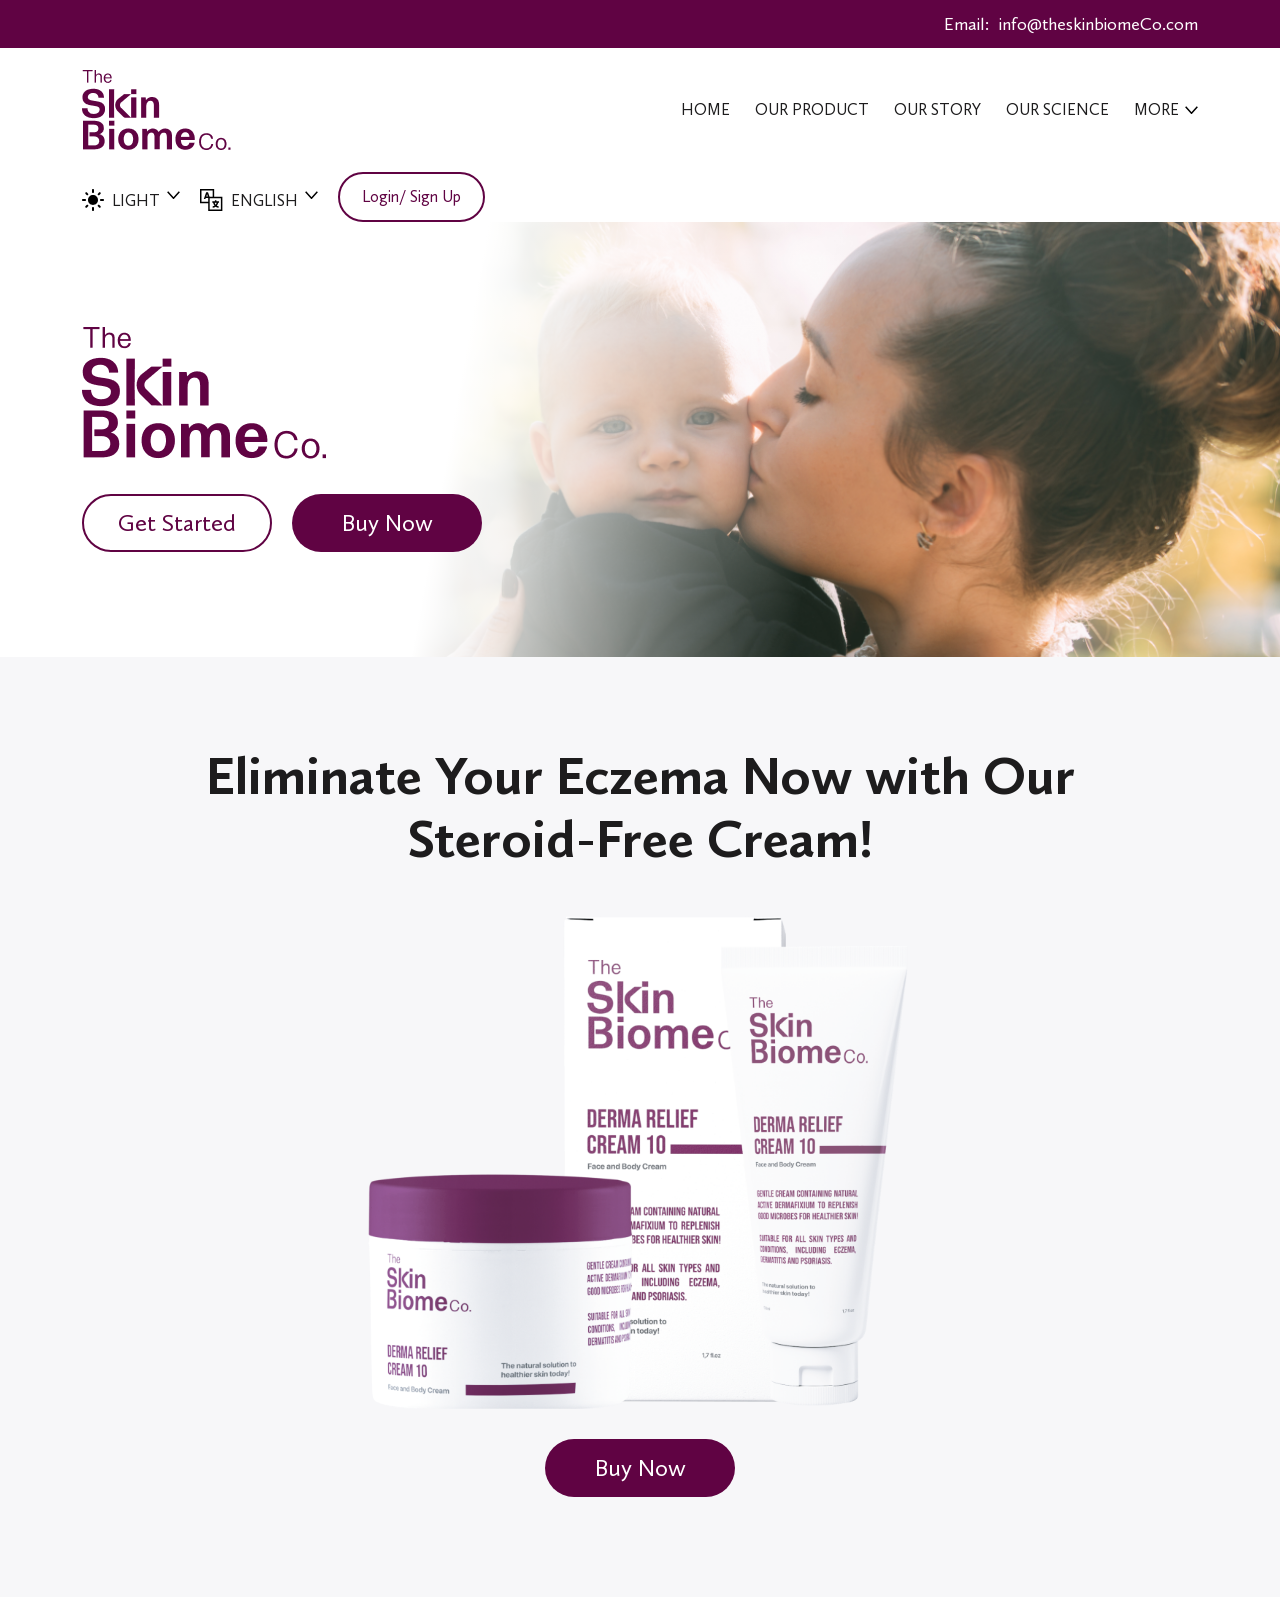
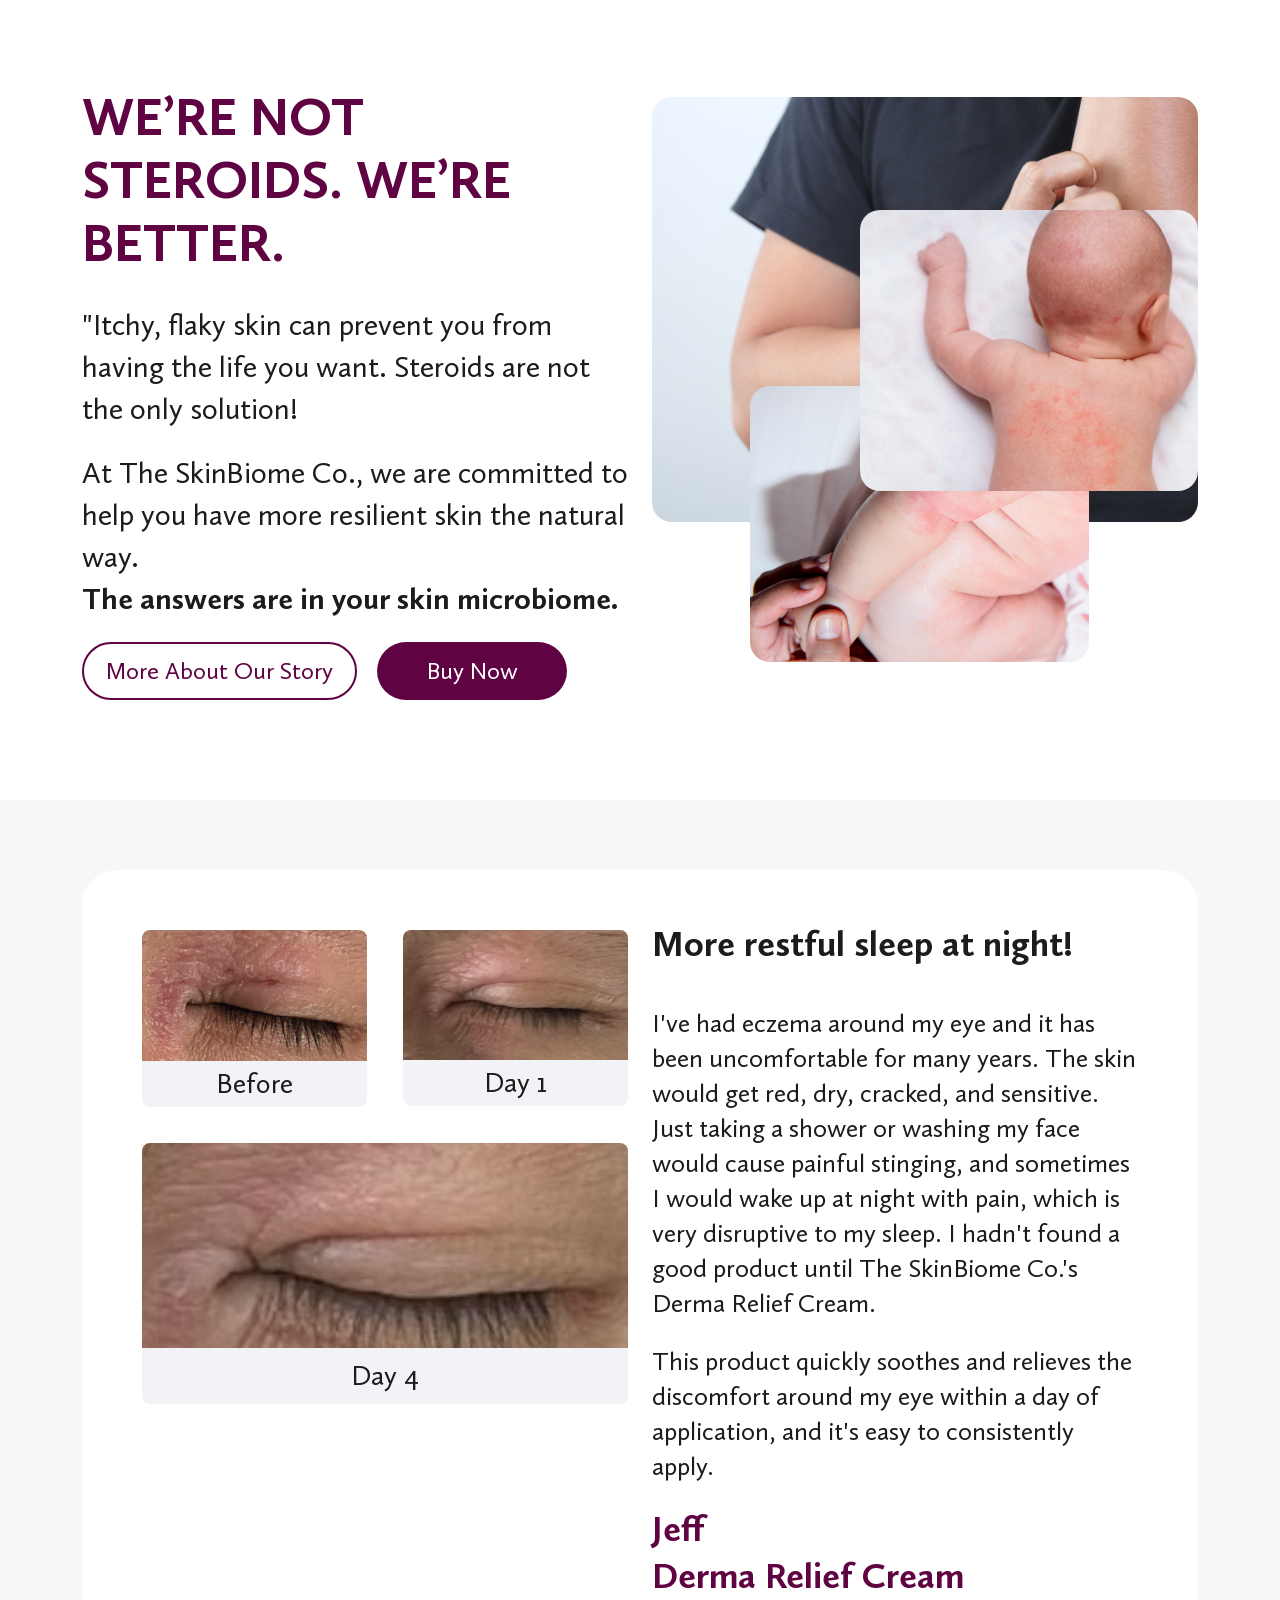
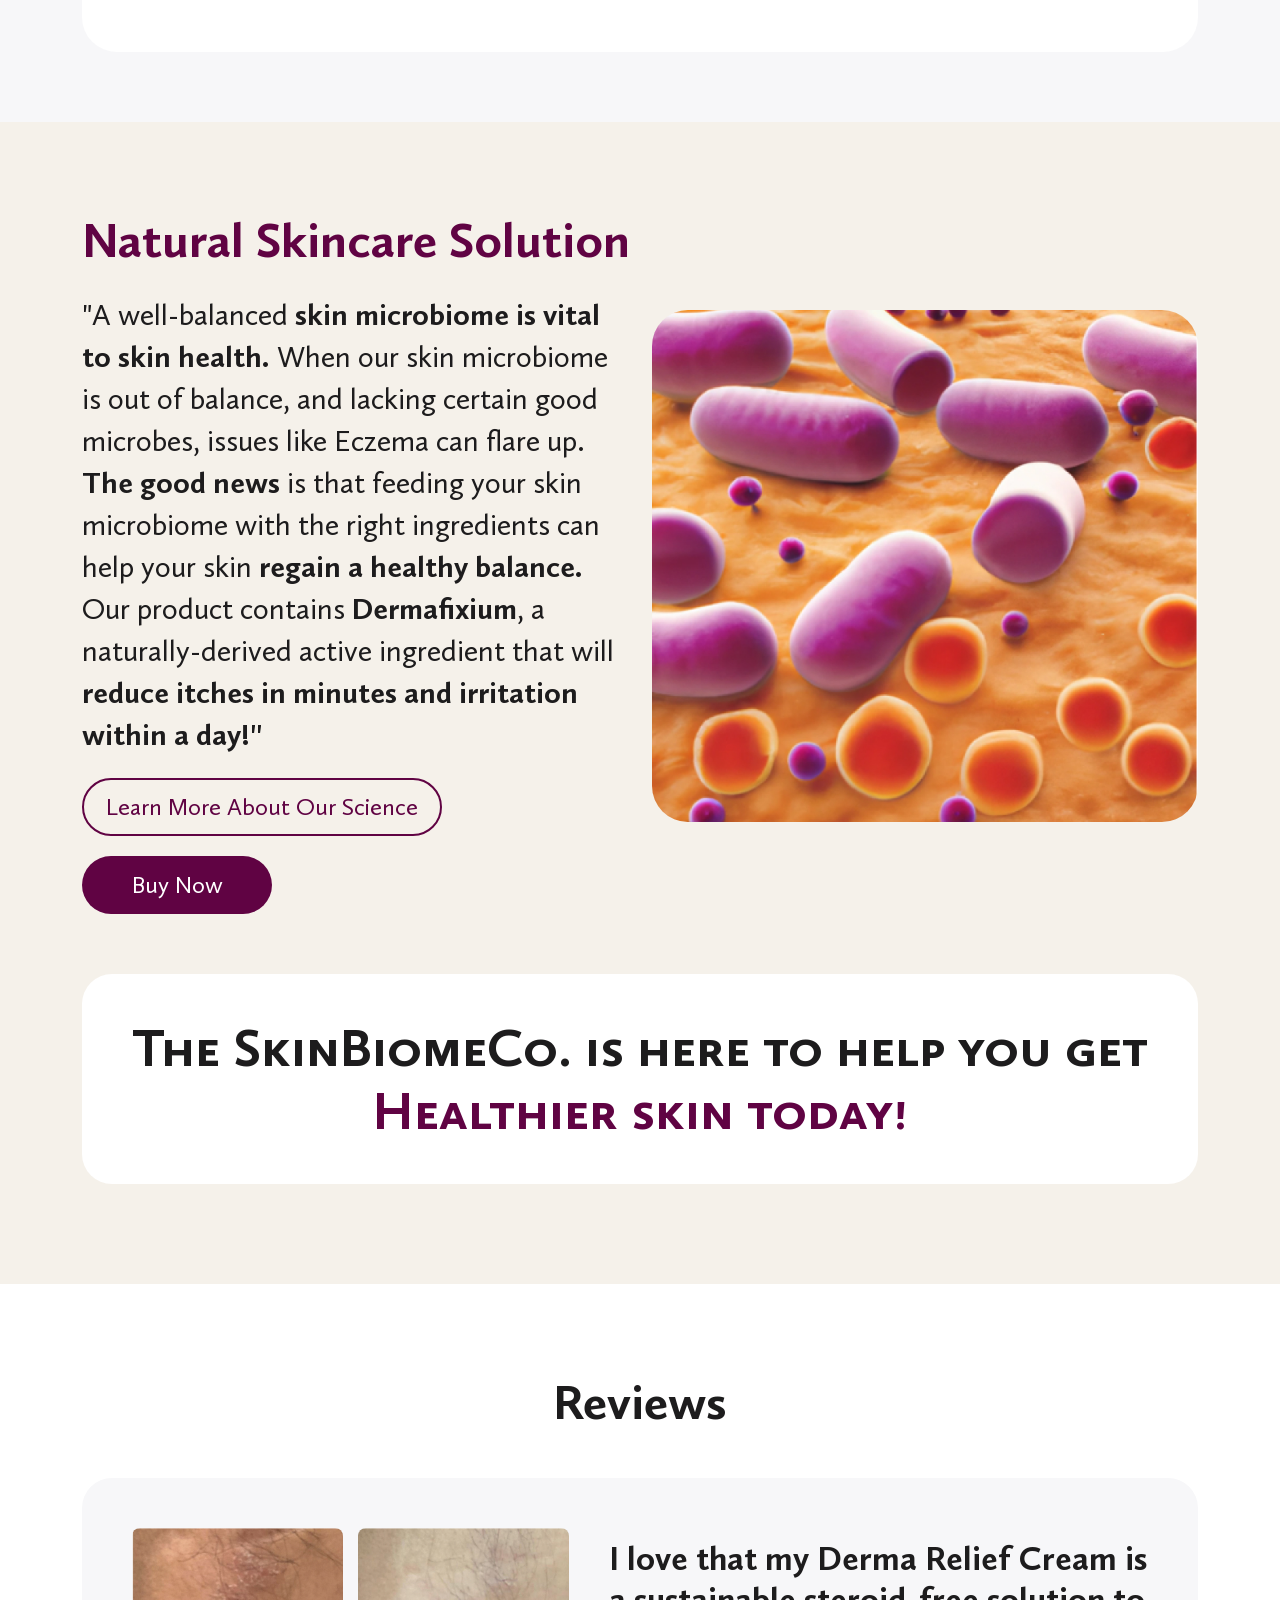
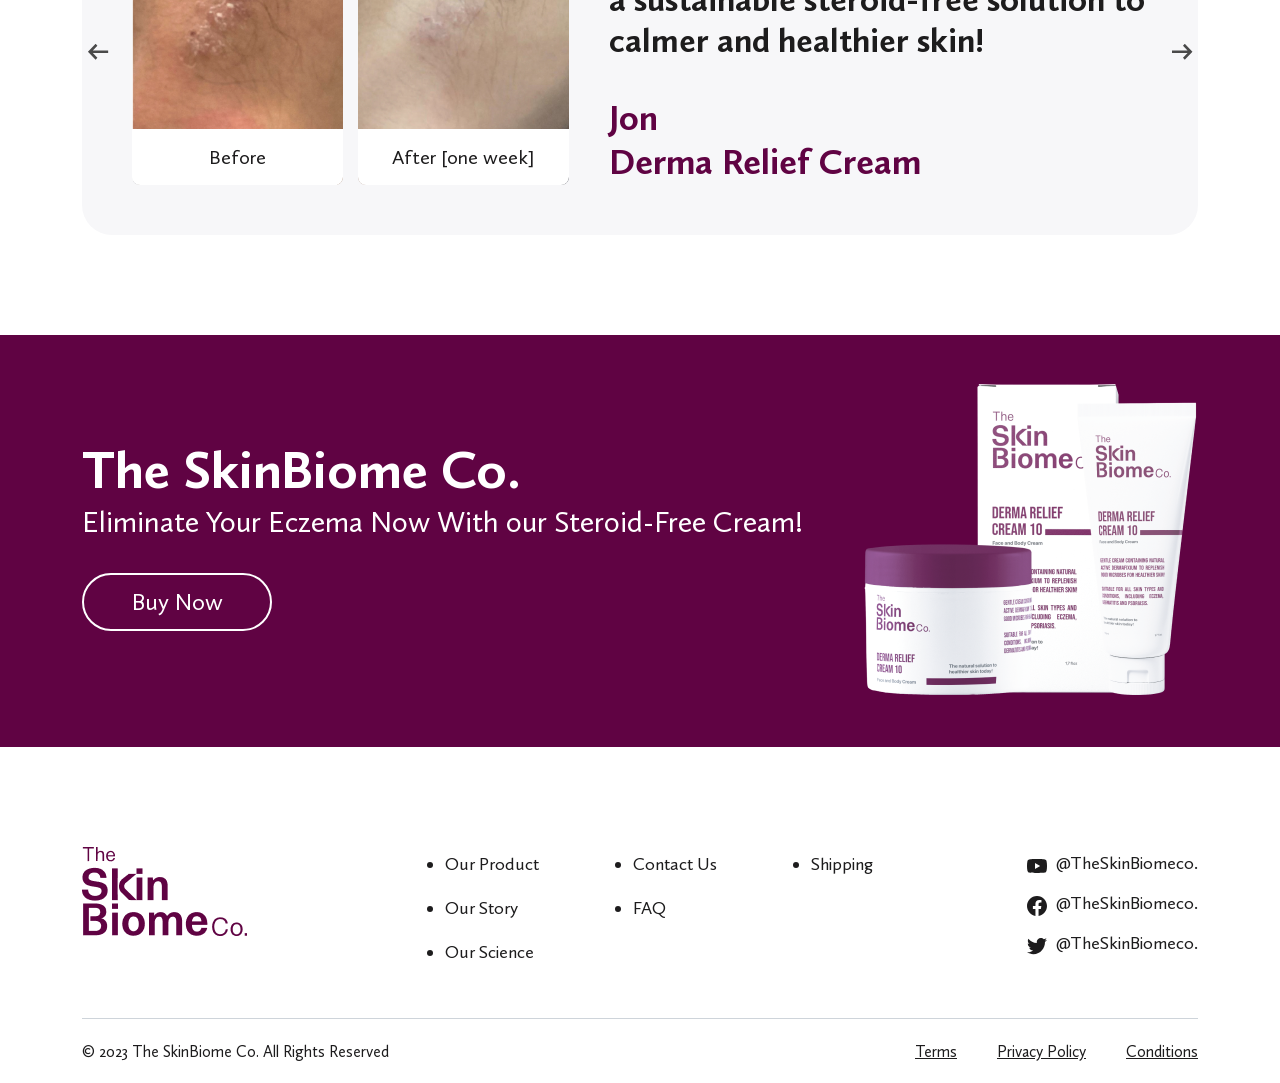
<file: index.html>
<!doctype html>
<html class="no-js" lang="zxx">

<head>
    <meta charset="utf-8">
    <meta http-equiv="x-ua-compatible" content="ie=edge">
    <title>The Skin Biomeco - Woocommerce Shop - Home</title>
    <meta name="author" content="The Skin Biomeco">
    <meta name="description" content="The Skin Biomeco - Woocommerce Shop">
    <meta name="keywords" content="The Skin Biomeco - Woocommerce Shop">
    <meta name="robots" content="INDEX,FOLLOW">

    <!-- Mobile Specific Metas -->
    <meta name="viewport" content="width=device-width, initial-scale=1, shrink-to-fit=no">

    <!-- Favicons - Place favicon.ico in the root directory -->
    <link rel="apple-touch-icon" sizes="57x57" href="assets/img/favicons/apple-icon-57x57.png">
    <link rel="apple-touch-icon" sizes="60x60" href="assets/img/favicons/apple-icon-60x60.png">
    <link rel="apple-touch-icon" sizes="72x72" href="assets/img/favicons/apple-icon-72x72.png">
    <link rel="apple-touch-icon" sizes="76x76" href="assets/img/favicons/apple-icon-76x76.png">
    <link rel="apple-touch-icon" sizes="114x114" href="assets/img/favicons/apple-icon-114x114.png">
    <link rel="apple-touch-icon" sizes="120x120" href="assets/img/favicons/apple-icon-120x120.png">
    <link rel="apple-touch-icon" sizes="144x144" href="assets/img/favicons/apple-icon-144x144.png">
    <link rel="apple-touch-icon" sizes="152x152" href="assets/img/favicons/apple-icon-152x152.png">
    <link rel="apple-touch-icon" sizes="180x180" href="assets/img/favicons/apple-icon-180x180.png">
    <link rel="icon" type="image/png" sizes="192x192" href="assets/img/favicons/android-icon-192x192.png">
    <link rel="icon" type="image/png" sizes="32x32" href="assets/img/favicons/favicon-32x32.png">
    <link rel="icon" type="image/png" sizes="96x96" href="assets/img/favicons/favicon-96x96.png">
    <link rel="icon" type="image/png" sizes="16x16" href="assets/img/favicons/favicon-16x16.png">
    <link rel="manifest" href="assets/img/favicons/manifest.json">
    <meta name="msapplication-TileColor" content="#ffffff">
    <meta name="msapplication-TileImage" content="assets/img/favicons/ms-icon-144x144.png">
    <meta name="theme-color" content="#ffffff">

    <!--==============================
	  Import Fonts
	============================== -->
    <link rel="preconnect" href="https://fonts.googleapis.com">
    <link rel="preconnect" href="https://fonts.gstatic.com" crossorigin>
    <link href="https://fonts.googleapis.com/css2?family=Noto+Sans+KR:wght@100;300;400;500;700;900&family=Source+Sans+Pro:wght@200;300;400;600;700&display=swap" rel="stylesheet">

    <!--==============================
	    All CSS File
	============================== -->
    <!-- Bootstrap -->
    <link rel="stylesheet" href="assets/css/bootstrap.min.css">
    <!-- Slick Slider -->
    <link rel="stylesheet" href="assets/css/splide.min.css">
    <!-- Theme Custom CSS -->
    <link rel="stylesheet" href="assets/css/style.css">

</head>

<body>


    <!--[if lte IE 9]>
    	<p class="browserupgrade">You are using an <strong>outdated</strong> browser. Please <a href="https://browsehappy.com/">upgrade your browser</a> to improve your experience and security.</p>
  <![endif]-->



    <!--********************************
   		Code Start From Here 
	******************************** -->


    <!--==============================
    Mobile Menu
============================== -->
    <div class="ot-menu-wrapper">
        <div class="ot-menu-area">
            <button class="ot-menu-toggle">
                <svg width="12" height="12" viewBox="0 0 12 12" fill="none" xmlns="http://www.w3.org/2000/svg">
                    <path d="M11 1L1 11M1 1L11 11" stroke="black" stroke-width="2" stroke-linecap="round" stroke-linejoin="round" />
                </svg>
            </button>
            <div class="mobile-logo">
                <a href="index.html"><img src="assets/img/logo.png" alt="The Skin Biomeco"></a>
            </div>
            <div class="menu-scroll">
                <div class="ot-menu-inner">
                    <div class="ot-mobile-menu">
                        <ul>
                            <li><a href="index.html">Home</a></li>
                            <li><a href="shop.html">Our Product</a></li>
                            <li><a href="about.html">Our Story</a></li>
                            <li><a href="about.html">Our Science</a></li>
                            <li class="menu-item-has-children">
                                <a href="#">More</a>
                                <ul class="sub-menu">
                                    <li><a href="shop.html">Hot Sale</a></li>
                                    <li><a href="shop.html">Discount</a></li>
                                    <li><a href="shop.html">50% Off</a></li>
                                </ul>
                            </li>
                        </ul>
                    </div>
                    <div class="ot-mobile-menu d-block d-md-none mt-30">
                        <div class="header-menu-button">
                            <div class="dropdown-link">
                                <a class="dropdown-toggle" href="#" role="button" id="dropdownMenuLink4" data-bs-toggle="dropdown" aria-expanded="false">
                                    <svg class="dark" width="21" height="20" viewBox="0 0 21 20" fill="none" xmlns="http://www.w3.org/2000/svg">
                                        <path d="M10.7823 20C16.3053 20 20.7823 15.523 20.7823 10C20.7823 9.537 20.0883 9.46 19.8493 9.857C19.3396 10.7013 18.6444 11.4186 17.8164 11.9545C16.9883 12.4903 16.0492 12.8307 15.0702 12.9499C14.0911 13.0691 13.0978 12.9639 12.1654 12.6423C11.233 12.3207 10.386 11.7911 9.68863 11.0937C8.99122 10.3963 8.46167 9.54933 8.14007 8.61695C7.81848 7.68457 7.71328 6.69123 7.83245 5.71217C7.95161 4.73311 8.29202 3.794 8.82788 2.96599C9.36374 2.13797 10.081 1.44275 10.9253 0.933C11.3223 0.693 11.2453 0 10.7823 0C5.25935 0 0.782349 4.477 0.782349 10C0.782349 15.523 5.25935 20 10.7823 20Z" fill="black" />
                                    </svg>


                                    <svg class="light" width="22" height="22" viewBox="0 0 22 22" fill="none" xmlns="http://www.w3.org/2000/svg">
                                        <path d="M11 16C9.61667 16 8.43734 15.5123 7.462 14.537C6.48667 13.5617 5.99934 12.3827 6 11C6 9.61667 6.48767 8.43734 7.463 7.462C8.43834 6.48667 9.61734 5.99934 11 6C12.3833 6 13.5627 6.48767 14.538 7.463C15.5133 8.43834 16.0007 9.61734 16 11C16 12.3833 15.5123 13.5627 14.537 14.538C13.5617 15.5133 12.3827 16.0007 11 16ZM1 12C0.71667 12 0.479003 11.904 0.287003 11.712C0.0950034 11.52 -0.000663206 11.2827 3.46021e-06 11C3.46021e-06 10.7167 0.0960034 10.479 0.288003 10.287C0.480003 10.095 0.717337 9.99934 1 10H3C3.28334 10 3.521 10.096 3.713 10.288C3.905 10.48 4.00067 10.7173 4 11C4 11.2833 3.904 11.521 3.712 11.713C3.52 11.905 3.28267 12.0007 3 12H1ZM19 12C18.7167 12 18.479 11.904 18.287 11.712C18.095 11.52 17.9993 11.2827 18 11C18 10.7167 18.096 10.479 18.288 10.287C18.48 10.095 18.7173 9.99934 19 10H21C21.2833 10 21.521 10.096 21.713 10.288C21.905 10.48 22.0007 10.7173 22 11C22 11.2833 21.904 11.521 21.712 11.713C21.52 11.905 21.2827 12.0007 21 12H19ZM11 4C10.7167 4 10.479 3.904 10.287 3.712C10.095 3.52 9.99934 3.28267 10 3V1C10 0.71667 10.096 0.479003 10.288 0.287003C10.48 0.0950034 10.7173 -0.000663206 11 3.46021e-06C11.2833 3.46021e-06 11.521 0.0960034 11.713 0.288003C11.905 0.480003 12.0007 0.717337 12 1V3C12 3.28334 11.904 3.521 11.712 3.713C11.52 3.905 11.2827 4.00067 11 4ZM11 22C10.7167 22 10.479 21.904 10.287 21.712C10.095 21.52 9.99934 21.2827 10 21V19C10 18.7167 10.096 18.479 10.288 18.287C10.48 18.095 10.7173 17.9993 11 18C11.2833 18 11.521 18.096 11.713 18.288C11.905 18.48 12.0007 18.7173 12 19V21C12 21.2833 11.904 21.521 11.712 21.713C11.52 21.905 11.2827 22.0007 11 22ZM4.65 6.05L3.575 5C3.375 4.81667 3.279 4.58334 3.287 4.3C3.295 4.01667 3.391 3.775 3.575 3.575C3.775 3.375 4.01667 3.275 4.3 3.275C4.58334 3.275 4.81667 3.375 5 3.575L6.05 4.65C6.23334 4.85 6.325 5.08334 6.325 5.35C6.325 5.61667 6.23334 5.85 6.05 6.05C5.86667 6.25 5.63767 6.346 5.363 6.338C5.08834 6.33 4.85067 6.234 4.65 6.05ZM17 18.425L15.95 17.35C15.7667 17.15 15.675 16.9123 15.675 16.637C15.675 16.3617 15.7667 16.1327 15.95 15.95C16.1333 15.75 16.3627 15.6543 16.638 15.663C16.9133 15.6717 17.1507 15.7673 17.35 15.95L18.425 17C18.625 17.1833 18.721 17.4167 18.713 17.7C18.705 17.9833 18.609 18.225 18.425 18.425C18.225 18.625 17.9833 18.725 17.7 18.725C17.4167 18.725 17.1833 18.625 17 18.425ZM15.95 6.05C15.75 5.86667 15.654 5.63767 15.662 5.363C15.67 5.08834 15.766 4.85067 15.95 4.65L17 3.575C17.1833 3.375 17.4167 3.279 17.7 3.287C17.9833 3.295 18.225 3.391 18.425 3.575C18.625 3.775 18.725 4.01667 18.725 4.3C18.725 4.58334 18.625 4.81667 18.425 5L17.35 6.05C17.15 6.23334 16.9167 6.325 16.65 6.325C16.3833 6.325 16.15 6.23334 15.95 6.05ZM3.575 18.425C3.375 18.225 3.275 17.9833 3.275 17.7C3.275 17.4167 3.375 17.1833 3.575 17L4.65 15.95C4.85 15.7667 5.08734 15.675 5.362 15.675C5.63667 15.675 5.866 15.7667 6.05 15.95C6.25 16.1333 6.346 16.3627 6.338 16.638C6.33 16.9133 6.234 17.1507 6.05 17.35L5 18.425C4.81667 18.625 4.58334 18.721 4.3 18.713C4.01667 18.705 3.775 18.609 3.575 18.425Z" fill="black" />
                                    </svg>
                                    <span class="light">Light</span>
                                    <span class="dark">Dark</span>
                                </a>
                                <ul class="dropdown-menu" aria-labelledby="dropdownMenuLink4">
                                    <li>
                                        <a class="light-select" href="#">Light</a>
                                        <a class="dark-select" href="#">Dark</a>
                                    </li>
                                </ul>
                            </div>
                            <div class="dropdown-link language-toggle">
                                <a class="dropdown-toggle" href="#" role="button" id="dropdownMenuLink3" data-bs-toggle="dropdown" aria-expanded="false">
                                    <svg width="23" height="22" viewBox="0 0 23 22" fill="none" xmlns="http://www.w3.org/2000/svg">
                                        <path d="M14.1695 0H0V14.1695H8.20339V22H22.3729V7.83051H14.1695V0ZM6.16676 3.35593L3.82637 10.0352H5.40678L5.7874 8.94915H8.20339V12.678H1.49153V1.49153H12.678V7.83051H9.57056L8.00297 3.35593H6.16676ZM7.8595 7.45763H6.30999L7.08475 5.24653L7.8595 7.45763ZM20.8814 9.32203V20.5085H9.69491V9.32203H20.8814Z" fill="black" />
                                        <path d="M14.0499 16.0563C14.1925 16.2854 14.3496 16.5052 14.5201 16.7144C13.9795 17.006 13.3654 17.152 12.6781 17.1525V18.6441C13.8033 18.6441 14.8086 18.3454 15.6611 17.7667C16.5136 18.3454 17.5189 18.6441 18.6442 18.6441V17.1525C17.9582 17.1525 17.3442 17.0064 16.8021 16.7141C16.9726 16.505 17.1297 16.2853 17.2723 16.0563C17.7022 15.3574 18.0183 14.5947 18.2089 13.7966H19.017V12.3051H16.4069V11.1864H14.9153V12.3051H12.3052V13.7966H13.1133C13.3039 14.5947 13.62 15.3574 14.0499 16.0563ZM16.6646 13.7966C16.5103 14.3128 16.2894 14.8067 16.0074 15.2658C15.9021 15.435 15.7864 15.5977 15.6611 15.7527C15.5449 15.6091 15.4371 15.4589 15.3381 15.3029C15.0447 14.8336 14.8157 14.327 14.6574 13.7966H16.6646Z" fill="black" />
                                    </svg>
                                    English
                                </a>
                                <ul class="dropdown-menu" aria-labelledby="dropdownMenuLink3">
                                    <li>
                                        <a href="#">English</a>
                                        <a href="#">Italian</a>
                                    </li>
                                </ul>
                            </div>
                            <a href="#" class="ot-btn style2">Login/ Sign up</a>
                        </div>
                    </div>
                </div>
            </div>
        </div>
    </div>
    <!--==============================
    Header Area
==============================-->
    <header class="ot-header ">
        <div class="header-top bg-theme py-2">
            <div class="container">
                <div class="header-mail">
                    Email:
                    <a href="mailto:info@theskinbiomeCo.com">info@theskinbiomeCo.com</a>
                </div>
            </div>
        </div>
        <!--header-top-wrapper end-->
        <div class="sticky-wrapper">
            <!-- Main Menu Area -->
            <div class="menu-area">
                <div class="container">
                    <div class="row align-items-center justify-content-between">
                        <div class="col-auto d-flex align-items-center">
                            <div class="d-inline-block d-xl-none mr-15">
                                <button type="button" class="simple-icon ot-menu-toggle">
                                    <svg xmlns="http://www.w3.org/2000/svg" width="22" height="22" viewBox="0 0 16 16">
                                        <path fill="currentColor" fill-rule="evenodd" d="M14 5H2V3h12v2zm0 4H2V7h12v2zM2 13h12v-2H2v2z" clip-rule="evenodd" />
                                    </svg>
                                </button>
                            </div>
                            <div class="header-logo">
                                <a href="index.html">
                                    <img src="assets/img/logo.png" alt="The Skin Biomeco">
                                </a>
                            </div>
                        </div>
                        <div class="col-auto d-none d-xl-block">
                            <nav class="main-menu">
                                <ul>
                                    <li><a href="index.html">Home</a></li>
                                    <li><a href="shop.html">Our Product</a></li>
                                    <li><a href="about.html">Our Story</a></li>
                                    <li><a href="about.html">Our Science</a></li>
                                    <li class="menu-item-has-children">
                                        <a href="#">More</a>
                                        <ul class="sub-menu">
                                            <li><a href="shop.html">Hot Sale</a></li>
                                            <li><a href="shop.html">Discount</a></li>
                                            <li><a href="shop.html">50% Off</a></li>
                                        </ul>
                                    </li>
                                </ul>
                            </nav>
                        </div>

                        <div class="col-auto">
                            <div class="header-button">
                                <div class="dropdown-link">
                                    <a class="dropdown-toggle" href="#" role="button" id="dropdownMenuLink1" data-bs-toggle="dropdown" aria-expanded="false">
                                        <svg class="dark" width="21" height="20" viewBox="0 0 21 20" fill="none" xmlns="http://www.w3.org/2000/svg">
                                            <path d="M10.7823 20C16.3053 20 20.7823 15.523 20.7823 10C20.7823 9.537 20.0883 9.46 19.8493 9.857C19.3396 10.7013 18.6444 11.4186 17.8164 11.9545C16.9883 12.4903 16.0492 12.8307 15.0702 12.9499C14.0911 13.0691 13.0978 12.9639 12.1654 12.6423C11.233 12.3207 10.386 11.7911 9.68863 11.0937C8.99122 10.3963 8.46167 9.54933 8.14007 8.61695C7.81848 7.68457 7.71328 6.69123 7.83245 5.71217C7.95161 4.73311 8.29202 3.794 8.82788 2.96599C9.36374 2.13797 10.081 1.44275 10.9253 0.933C11.3223 0.693 11.2453 0 10.7823 0C5.25935 0 0.782349 4.477 0.782349 10C0.782349 15.523 5.25935 20 10.7823 20Z" fill="black" />
                                        </svg>


                                        <svg class="light" width="22" height="22" viewBox="0 0 22 22" fill="none" xmlns="http://www.w3.org/2000/svg">
                                            <path d="M11 16C9.61667 16 8.43734 15.5123 7.462 14.537C6.48667 13.5617 5.99934 12.3827 6 11C6 9.61667 6.48767 8.43734 7.463 7.462C8.43834 6.48667 9.61734 5.99934 11 6C12.3833 6 13.5627 6.48767 14.538 7.463C15.5133 8.43834 16.0007 9.61734 16 11C16 12.3833 15.5123 13.5627 14.537 14.538C13.5617 15.5133 12.3827 16.0007 11 16ZM1 12C0.71667 12 0.479003 11.904 0.287003 11.712C0.0950034 11.52 -0.000663206 11.2827 3.46021e-06 11C3.46021e-06 10.7167 0.0960034 10.479 0.288003 10.287C0.480003 10.095 0.717337 9.99934 1 10H3C3.28334 10 3.521 10.096 3.713 10.288C3.905 10.48 4.00067 10.7173 4 11C4 11.2833 3.904 11.521 3.712 11.713C3.52 11.905 3.28267 12.0007 3 12H1ZM19 12C18.7167 12 18.479 11.904 18.287 11.712C18.095 11.52 17.9993 11.2827 18 11C18 10.7167 18.096 10.479 18.288 10.287C18.48 10.095 18.7173 9.99934 19 10H21C21.2833 10 21.521 10.096 21.713 10.288C21.905 10.48 22.0007 10.7173 22 11C22 11.2833 21.904 11.521 21.712 11.713C21.52 11.905 21.2827 12.0007 21 12H19ZM11 4C10.7167 4 10.479 3.904 10.287 3.712C10.095 3.52 9.99934 3.28267 10 3V1C10 0.71667 10.096 0.479003 10.288 0.287003C10.48 0.0950034 10.7173 -0.000663206 11 3.46021e-06C11.2833 3.46021e-06 11.521 0.0960034 11.713 0.288003C11.905 0.480003 12.0007 0.717337 12 1V3C12 3.28334 11.904 3.521 11.712 3.713C11.52 3.905 11.2827 4.00067 11 4ZM11 22C10.7167 22 10.479 21.904 10.287 21.712C10.095 21.52 9.99934 21.2827 10 21V19C10 18.7167 10.096 18.479 10.288 18.287C10.48 18.095 10.7173 17.9993 11 18C11.2833 18 11.521 18.096 11.713 18.288C11.905 18.48 12.0007 18.7173 12 19V21C12 21.2833 11.904 21.521 11.712 21.713C11.52 21.905 11.2827 22.0007 11 22ZM4.65 6.05L3.575 5C3.375 4.81667 3.279 4.58334 3.287 4.3C3.295 4.01667 3.391 3.775 3.575 3.575C3.775 3.375 4.01667 3.275 4.3 3.275C4.58334 3.275 4.81667 3.375 5 3.575L6.05 4.65C6.23334 4.85 6.325 5.08334 6.325 5.35C6.325 5.61667 6.23334 5.85 6.05 6.05C5.86667 6.25 5.63767 6.346 5.363 6.338C5.08834 6.33 4.85067 6.234 4.65 6.05ZM17 18.425L15.95 17.35C15.7667 17.15 15.675 16.9123 15.675 16.637C15.675 16.3617 15.7667 16.1327 15.95 15.95C16.1333 15.75 16.3627 15.6543 16.638 15.663C16.9133 15.6717 17.1507 15.7673 17.35 15.95L18.425 17C18.625 17.1833 18.721 17.4167 18.713 17.7C18.705 17.9833 18.609 18.225 18.425 18.425C18.225 18.625 17.9833 18.725 17.7 18.725C17.4167 18.725 17.1833 18.625 17 18.425ZM15.95 6.05C15.75 5.86667 15.654 5.63767 15.662 5.363C15.67 5.08834 15.766 4.85067 15.95 4.65L17 3.575C17.1833 3.375 17.4167 3.279 17.7 3.287C17.9833 3.295 18.225 3.391 18.425 3.575C18.625 3.775 18.725 4.01667 18.725 4.3C18.725 4.58334 18.625 4.81667 18.425 5L17.35 6.05C17.15 6.23334 16.9167 6.325 16.65 6.325C16.3833 6.325 16.15 6.23334 15.95 6.05ZM3.575 18.425C3.375 18.225 3.275 17.9833 3.275 17.7C3.275 17.4167 3.375 17.1833 3.575 17L4.65 15.95C4.85 15.7667 5.08734 15.675 5.362 15.675C5.63667 15.675 5.866 15.7667 6.05 15.95C6.25 16.1333 6.346 16.3627 6.338 16.638C6.33 16.9133 6.234 17.1507 6.05 17.35L5 18.425C4.81667 18.625 4.58334 18.721 4.3 18.713C4.01667 18.705 3.775 18.609 3.575 18.425Z" fill="black" />
                                        </svg>
                                        <span class="light">Light</span>
                                        <span class="dark">Dark</span>
                                    </a>
                                    <ul class="dropdown-menu" aria-labelledby="dropdownMenuLink1">
                                        <li>
                                            <a class="light-select" href="#">Light</a>
                                            <a class="dark-select" href="#">Dark</a>
                                        </li>
                                    </ul>
                                </div>
                                <div class="dropdown-link language-toggle">
                                    <a class="dropdown-toggle" href="#" role="button" id="dropdownMenuLink2" data-bs-toggle="dropdown" aria-expanded="false">
                                        <svg width="23" height="22" viewBox="0 0 23 22" fill="none" xmlns="http://www.w3.org/2000/svg">
                                            <path d="M14.1695 0H0V14.1695H8.20339V22H22.3729V7.83051H14.1695V0ZM6.16676 3.35593L3.82637 10.0352H5.40678L5.7874 8.94915H8.20339V12.678H1.49153V1.49153H12.678V7.83051H9.57056L8.00297 3.35593H6.16676ZM7.8595 7.45763H6.30999L7.08475 5.24653L7.8595 7.45763ZM20.8814 9.32203V20.5085H9.69491V9.32203H20.8814Z" fill="black" />
                                            <path d="M14.0499 16.0563C14.1925 16.2854 14.3496 16.5052 14.5201 16.7144C13.9795 17.006 13.3654 17.152 12.6781 17.1525V18.6441C13.8033 18.6441 14.8086 18.3454 15.6611 17.7667C16.5136 18.3454 17.5189 18.6441 18.6442 18.6441V17.1525C17.9582 17.1525 17.3442 17.0064 16.8021 16.7141C16.9726 16.505 17.1297 16.2853 17.2723 16.0563C17.7022 15.3574 18.0183 14.5947 18.2089 13.7966H19.017V12.3051H16.4069V11.1864H14.9153V12.3051H12.3052V13.7966H13.1133C13.3039 14.5947 13.62 15.3574 14.0499 16.0563ZM16.6646 13.7966C16.5103 14.3128 16.2894 14.8067 16.0074 15.2658C15.9021 15.435 15.7864 15.5977 15.6611 15.7527C15.5449 15.6091 15.4371 15.4589 15.3381 15.3029C15.0447 14.8336 14.8157 14.327 14.6574 13.7966H16.6646Z" fill="black" />
                                        </svg>
                                        English
                                    </a>
                                    <ul class="dropdown-menu" aria-labelledby="dropdownMenuLink2">
                                        <li>
                                            <a href="#">English</a>
                                            <a href="#">Italian</a>
                                        </li>
                                    </ul>
                                </div>
                                <a href="#" class="ot-btn style2">Login/ Sign up</a>
                            </div>
                        </div>
                    </div>
                </div>

            </div>
        </div>
    </header>
    <!--==============================
Hero Area
==============================-->
    <div class="ot-hero-wrapper hero-slider-1" style="background-image: url('assets/img/bg/hero_bg_1.jpg');">
        <div class="container">
            <div class="hero-content">
                <div class="hero-logo mb-35 wow fadeInUp" data-wow-delay="0.1s">
                    <img src="assets/img/logo-big.png" alt="The Skin Biomeco">
                </div>
                <div class="btn-group wow fadeInUp" data-wow-delay="0.3s">
                    <a href="about.html" class="ot-btn style2">get started</a>
                    <a href="about.html" class="ot-btn">buy now</a>
                </div>
            </div>
        </div>
    </div>
    <!--======== / Hero Section ========-->
    <section class="space bg-smoke">
        <div class="container">
            <div class="row justify-content-center">
                <div class="col-xxl-7 col-lg-10">
                    <h2 class="sec-title text-center wow fadeInUp" data-wow-delay="0.1s">Eliminate Your Eczema Now with Our Steroid-Free Cream!</h2>
                </div>
                <div class="col-xl-6 col-md-9">
                    <div class="cream-img logo-color">
                        <div class="cream-small wow fadeInLeft" data-wow-delay="0.4s">
                            <img src="assets/img/product/cream-small.png" alt="product">
                        </div>
                        <div class="cream-big wow fadeInRight" data-wow-delay="0.2s">
                            <img src="assets/img/product/cream-big.png" alt="product">
                        </div>
                    </div>
                </div>
            </div>
            <div class="text-center wow fadeInUp" data-wow-delay="0.5s">
                <a href="#" class="ot-btn btn-full">buy now</a>
            </div>
        </div>
    </section>
    <section class="space">
        <div class="container">
            <div class="row">
                <div class="col-xl-6 mb-40 mb-xl-0 wow fadeInUp" data-wow-delay="0.2s">
                    <h2 class="sec-title text-theme text-uppercase">We’re not steroids. We’re better.</h2>
                    <p class="fs-40 mt-n3">"Itchy, flaky skin can prevent you from having the life you want. Steroids are not the only solution!</p>
                    <p class="fs-40 mb-n2">At The SkinBiome Co., we are committed to help you have more resilient skin the natural way. <br>
                        <b>The answers are in your skin microbiome.</b>
                    </p>
                    <div class="d-none d-xl-block mt-30">
                        <div class="btn-group">
                            <a href="#" class="ot-btn style2 btn-full">More About Our Story</a>
                            <a href="#" class="ot-btn btn-full">buy now</a>
                        </div>
                    </div>
                </div>
                <div class="col-xl-6">
                    <div class="img-box1 wow fadeInUp" data-wow-delay="0.4s">
                        <div class="img1">
                            <img src="assets/img/normal/box_1_1.jpg" alt="img">
                        </div>
                        <div class="img2">
                            <img src="assets/img/normal/box_1_2.jpg" alt="img">
                        </div>
                        <div class="img3">
                            <img src="assets/img/normal/box_1_3.jpg" alt="img">
                        </div>
                    </div>
                    <div class="d-block d-xl-none mt-40">
                        <div class="btn-group">
                            <a href="#" class="ot-btn style2 btn-full">More About Our Story</a>
                            <a href="#" class="ot-btn btn-full">buy now</a>
                        </div>
                    </div>
                </div>
            </div>
        </div>
    </section>

    <section class="space-extra bg-smoke">
        <div class="container">
            <div class="eye-area">
                <div class="row">
                    <div class="col-xl-6">
                        <h4 class="sec-title d-block d-xl-none">More restful sleep at night!</h4>
                        <div class="img-box2">
                            <div class="group">
                                <div class="img1 wow fadeInLeft" data-wow-delay="0.2s">
                                    <img src="assets/img/normal/box_2_2.jpg" alt="img">
                                    <span class="text">Before</span>
                                </div>
                                <div class="img2 wow fadeInRight" data-wow-delay="0.2s">
                                    <img src="assets/img/normal/box_2_3.jpg" alt="img">
                                    <span class="text">Day 1</span>
                                </div>
                            </div>
                            <div class="img3 wow fadeInUp" data-wow-delay="0.2s">
                                <img src="assets/img/normal/box_2_1.jpg" alt="img">
                                <span class="text">Day 4</span>
                            </div>
                        </div>
                    </div>
                    <div class="col-xl-6 mt-40 mt-xl-0 wow fadeInUp" data-wow-delay="0.3s">
                        <h4 class="sec-title d-none d-xl-block">More restful sleep at night!</h4>
                        <p class="fs-30 mt-n2">I've had eczema around my eye and it has been uncomfortable for many years. The skin would get red, dry, cracked, and sensitive. Just taking a shower or washing my face would cause painful stinging, and sometimes I would wake up at night with pain, which is very disruptive to my sleep. I hadn't found a good product until The SkinBiome Co.'s Derma Relief Cream. </p>
                        <p class="fs-30">This product quickly soothes and relieves the discomfort around my eye within a day of application, and it's easy to consistently apply.</p>
                        <h4 class="mb-n2 text-theme">Jeff <br>Derma Relief Cream</h4>
                    </div>
                </div>
            </div>
        </div>
    </section>

    <section class="space bg-smoke2">
        <div class="container">
            <h3 class="sec-title text-theme mb-40">Natural Skincare Solution</h3>
            <div class="row">
                <div class="col-xl-6 wow fadeInLeft" data-wow-delay="0.2s">
                    <div class="pe-xxl-4">
                        <p class="fs-40 mt-n3 mb-n2">"A well-balanced <b>skin microbiome is vital to skin health.</b> When our skin microbiome is out of balance, and lacking certain good microbes, issues like Eczema can flare up. <b>The good news</b> is that feeding your skin microbiome with the right ingredients can help your skin <b>regain a healthy balance.</b> Our product contains <b>Dermafixium</b>, a naturally-derived active ingredient that will <b>reduce itches in minutes and irritation within a day!"</b></p>
                        <div class="d-none d-xl-block mt-30">
                            <div class="btn-group">
                                <a href="#" class="ot-btn style2 btn-full">Learn More About Our Science</a>
                                <a href="#" class="ot-btn btn-full">buy now</a>
                            </div>
                        </div>
                    </div>
                </div>
                <div class="col-xl-6 mt-40 mt-xl-0 wow fadeInRight" data-wow-delay="0.2s">
                    <div class="rounded-36">
                        <img class="w-100" src="assets/img/normal/rounded-cell.jpg" alt="img">
                    </div>
                    <div class="d-block d-xl-none mt-35">
                        <div class="btn-group">
                            <a href="#" class="ot-btn style2 btn-full">Learn More About Our Science</a>
                            <a href="#" class="ot-btn btn-full">buy now</a>
                        </div>
                    </div>
                </div>
            </div>
            <div class="cta-box1 wow fadeInUp" data-wow-delay="0.2s">
                <h2 class="sec-title">
                    The SkinBiomeCo. is here to help you get <br>
                    <span class="text-theme">Healthier skin today!</span>
                </h2>
            </div>
        </div>
    </section>

    <section class="space overflow-hidden">
        <div class="container">
            <h3 class="sec-title text-center wow fadeInUp" data-wow-delay="0.2s">Reviews</h3>
            <div class="splide wow fadeInUp" data-wow-delay="0.2s" id="review-slider">
                <div class="splide__track">
                    <div class="splide__list">

                        <div class="splide__slide">
                            <div class="testi-box">
                                <div class="testi-box_img">
                                    <div class="img">
                                        <img class="w-100" src="assets/img/normal/testi_1_1.jpg" alt="Image">
                                        <span class="text">Before</span>
                                    </div>
                                    <div class="img">
                                        <img class="w-100" src="assets/img/normal/testi_1_2.jpg" alt="Image">
                                        <span class="text">After [one week]</span>
                                    </div>
                                </div>
                                <div class="madia-body">
                                    <p class="testi-box_text">I love that my Derma Relief Cream is a sustainable steroid-free solution to calmer and healthier skin!</p>
                                    <h3 class="testi-box_name">Jon <br>Derma Relief Cream</h3>
                                </div>
                            </div>
                        </div>
                        <div class="splide__slide">
                            <div class="testi-box">
                                <div class="testi-box_img">
                                    <div class="img">
                                        <img class="w-100" src="assets/img/normal/testi_1_1.jpg" alt="Image">
                                        <span class="text">Before</span>
                                    </div>
                                    <div class="img">
                                        <img class="w-100" src="assets/img/normal/testi_1_2.jpg" alt="Image">
                                        <span class="text">After [one week]</span>
                                    </div>
                                </div>
                                <div class="madia-body">
                                    <p class="testi-box_text">I love that my Derma Relief Cream is a sustainable steroid-free solution to calmer and healthier skin!</p>
                                    <h3 class="testi-box_name">Jon <br>Derma Relief Cream</h3>
                                </div>
                            </div>
                        </div>
                    </div>
                </div>
            </div>
        </div>
    </section>

    <section class="py-5 bg-theme">
        <div class="container text-center text-lg-start">
            <div class="row align-items-center justify-content-center">
                <div class="col-lg text-center text-lg-start wow fadeInUp" data-wow-delay="0.2s">
                    <h2 class="sec-title text-white mb-0">The SkinBiome Co.</h2>
                    <p class="fs-40 text-white mt-2 mt-lg-0">Eliminate Your Eczema Now With our Steroid-Free Cream!</p>
                    <div class="d-none d-lg-block mt-30">
                        <a href="#" class="ot-btn style4">buy now</a>
                    </div>
                </div>
                <div class="col-lg-auto wow fadeInUp" data-wow-delay="0.3s">
                    <div class="logo-color text-center mt-2 mt-lg-0">
                        <img src="assets/img/product/cream_img_2.png" alt="product">
                    </div>
                    <div class="d-block d-lg-none mt-30">
                        <a href="#" class="ot-btn style4 btn-full">buy now</a>
                    </div>
                </div>
            </div>

        </div>
    </section>

    <!--==============================
Footer Area
==============================-->
    <footer class="footer-wrapper ">
        <div class="widget-area">
            <div class="container">
                <div class="row justify-content-between">
                    <div class="col-md-auto wow fadeInUp" data-wow-delay="0.1s">
                        <div class="widget footer-widget">
                            <div class="footer-logo">
                                <img src="assets/img/logo-footer.png" alt="The Skin Biomeco">
                            </div>
                        </div>
                    </div>
                    <div class="col-md-auto col-sm-7 me-auto wow fadeInUp" data-wow-delay="0.2s">
                        <div class="widget footer-widget widget_nav_menu">
                            <div class="all-menu">
                                <ul class="menu">
                                    <li><a href="about.html">Our Product</a></li>
                                    <li><a href="about.html">Our Story</a></li>
                                    <li><a href="quote.html">Our Science</a></li>
                                </ul>
                                <ul class="menu">
                                    <li><a href="about.html">Contact Us</a></li>
                                    <li><a href="about.html">FAQ</a></li>
                                    <li class="d-list-item d-lg-none"><a href="about.html">Shipping</a></li>
                                </ul>
                                <ul class="menu d-none d-lg-block">
                                    <li><a href="about.html">Shipping</a></li>
                                </ul>
                            </div>
                        </div>
                    </div>
                    <div class="col-md-auto col-sm-5 wow fadeInUp" data-wow-delay="0.3s">
                        <div class="widget footer-widget">
                            <div class="social-links">
                                <a href="#">
                                    <svg width="20" height="14" viewBox="0 0 20 14" fill="none" xmlns="http://www.w3.org/2000/svg">
                                        <path d="M19.5781 2.1856C19.4643 1.76279 19.2414 1.37729 18.9318 1.06768C18.6222 0.758072 18.2367 0.535212 17.8139 0.421406C16.2568 1.27717e-07 10 0 10 0C10 0 3.74319 1.27717e-07 2.18613 0.421406C1.76333 0.535212 1.37783 0.758072 1.06822 1.06768C0.758609 1.37729 0.535749 1.76279 0.421943 2.1856C0.131206 3.77356 -0.00988125 5.3853 0.000537425 6.99962C-0.00988125 8.61395 0.131206 10.2257 0.421943 11.8137C0.535749 12.2365 0.758609 12.622 1.06822 12.9316C1.37783 13.2412 1.76333 13.464 2.18613 13.5778C3.74319 13.9992 10 13.9992 10 13.9992C10 13.9992 16.2568 13.9992 17.8139 13.5778C18.2367 13.464 18.6222 13.2412 18.9318 12.9316C19.2414 12.622 19.4643 12.2365 19.5781 11.8137C19.8688 10.2257 20.0099 8.61395 19.9995 6.99962C20.0099 5.3853 19.8688 3.77356 19.5781 2.1856ZM8.00011 9.99946V3.99979L13.1927 6.99962L8.00011 9.99946Z" fill="#1D1C1D" />
                                    </svg>
                                    @TheSkinBiomeco.
                                </a>
                                <a href="#">
                                    <svg width="20" height="20" viewBox="0 0 20 20" fill="none" xmlns="http://www.w3.org/2000/svg">
                                        <path fill-rule="evenodd" clip-rule="evenodd" d="M20 9.99902C20 4.4767 15.5223 -0.000976562 10 -0.000976562C4.47768 -0.000976562 0 4.4767 0 9.99902C0 14.9901 3.65625 19.1271 8.4375 19.878V12.8905H5.89777V9.99902H8.4375V7.7959C8.4375 5.29009 9.9308 3.90483 12.2147 3.90483C13.3089 3.90483 14.4536 4.10036 14.4536 4.10036V6.56152H13.192C11.9504 6.56152 11.5621 7.33206 11.5621 8.12402V9.99902H14.3353L13.8924 12.8905H11.5625V19.8789C16.3438 19.1285 20 14.9914 20 9.99902Z" fill="#1D1C1D" />
                                    </svg>
                                    @TheSkinBiomeco.
                                </a>
                                <a href="#">
                                    <svg width="20" height="18" viewBox="0 0 20 18" fill="none" xmlns="http://www.w3.org/2000/svg">
                                        <path d="M20 2.80348C19.2512 3.13522 18.4568 3.35287 17.6435 3.44917C18.5002 2.93656 19.1413 2.12995 19.4473 1.17964C18.642 1.65769 17.7608 1.99432 16.8419 2.17493C16.458 1.76545 15.9941 1.43917 15.4789 1.21632C14.9638 0.993467 14.4083 0.878791 13.847 0.879397C11.5811 0.879397 9.74378 2.71621 9.74378 4.98261C9.74378 5.3039 9.78014 5.61739 9.85027 5.9179C6.44001 5.74674 3.41675 4.11304 1.39293 1.63028C1.02803 2.2565 0.836286 2.96853 0.83737 3.69331C0.836832 4.36887 1.00318 5.03411 1.32162 5.6299C1.64007 6.2257 2.10076 6.73361 2.66275 7.1085C2.01127 7.08781 1.37415 6.91186 0.804384 6.59528C0.803865 6.61242 0.803865 6.6293 0.803865 6.64696C0.803865 8.63442 2.2181 10.2928 4.09491 10.6702C3.49058 10.8338 2.85695 10.8578 2.24199 10.7403C2.76405 12.3701 4.27931 13.5568 6.07483 13.5901C4.62136 14.7307 2.82652 15.3494 0.978923 15.3466C0.647767 15.3466 0.321286 15.3274 0 15.2892C1.87612 16.4947 4.05962 17.1345 6.28963 17.1323C13.8369 17.1323 17.964 10.8803 17.964 5.4587C17.964 5.28104 17.9598 5.10365 17.952 4.92729C18.7558 4.34703 19.4493 3.62778 20 2.80348Z" fill="#1D1C1D" />
                                    </svg>
                                    @TheSkinBiomeco.
                                </a>
                            </div>
                        </div>
                    </div>
                </div>
            </div>
        </div>
        <div class="container">
            <div class="copyright-wrap">
                <div class="row gy-2 align-items-center justify-content-between">
                    <div class="col-md-auto wow fadeInUp" data-wow-delay="0.4s">
                        <p class="copyright">© 2023 The SkinBiome Co. All Rights Reserved</p>
                    </div>
                    <div class="col-md-auto wow fadeInUp" data-wow-delay="0.5s">
                        <div class="footer-menu">
                            <ul>
                                <li><a href="#">Terms</a></li>
                                <li><a href="#">Privacy policy</a></li>
                                <li><a href="#">Conditions</a></li>
                            </ul>
                        </div>
                    </div>
                </div>
            </div>

        </div>
    </footer>


    <!--********************************
        Code End  Here 
******************************** -->
    <!--==============================
        All Js File
    ============================== -->
    <!-- Jquery -->
    <script src="assets/js/vendor/jquery-3.6.0.min.js"></script>
    <!-- Slick Slider -->
    <script src="assets/js/splide.min.js"></script>
    <!-- Bootstrap -->
    <script src="assets/js/bootstrap.bundle.min.js"></script>
    <!-- Wow Animation -->
    <script src="assets/js/wow.min.js"></script>
    <!-- Main Js File -->
    <script src="assets/js/main.js"></script>

</body>

</html>
</file>
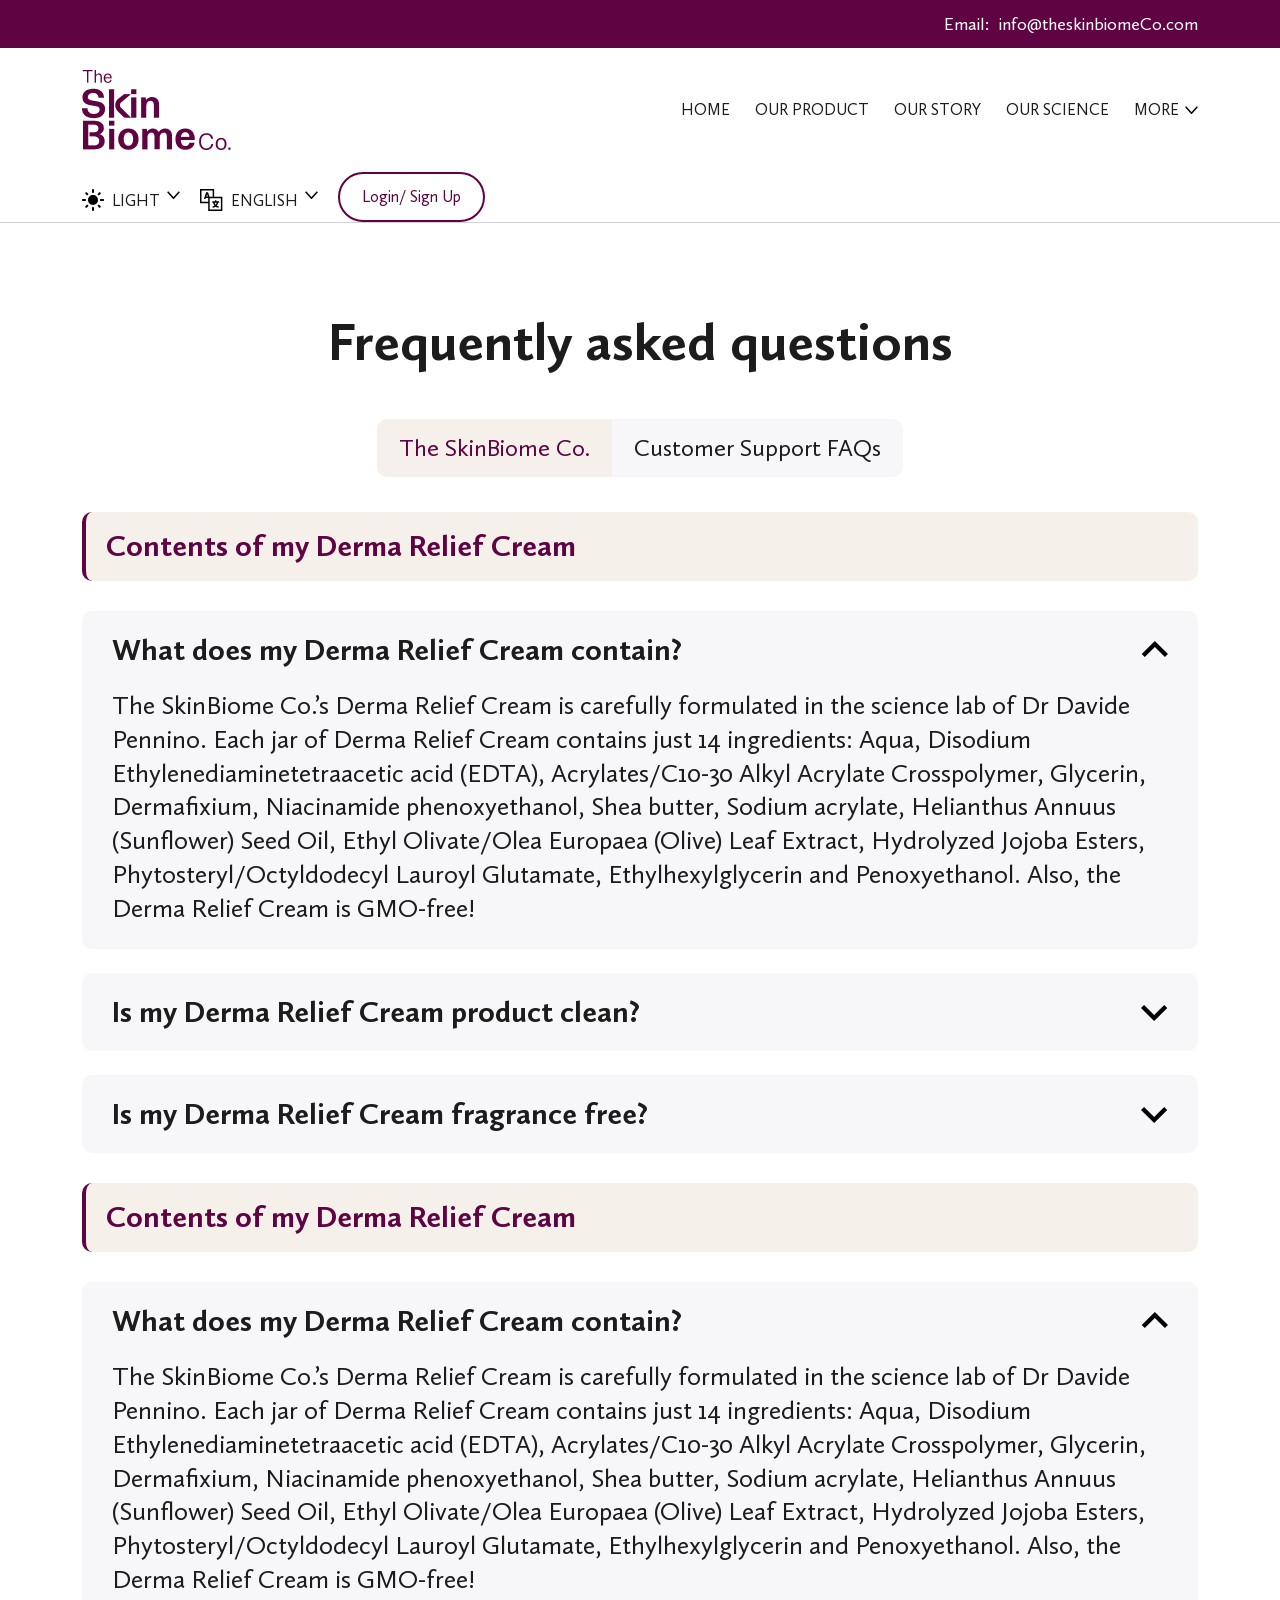
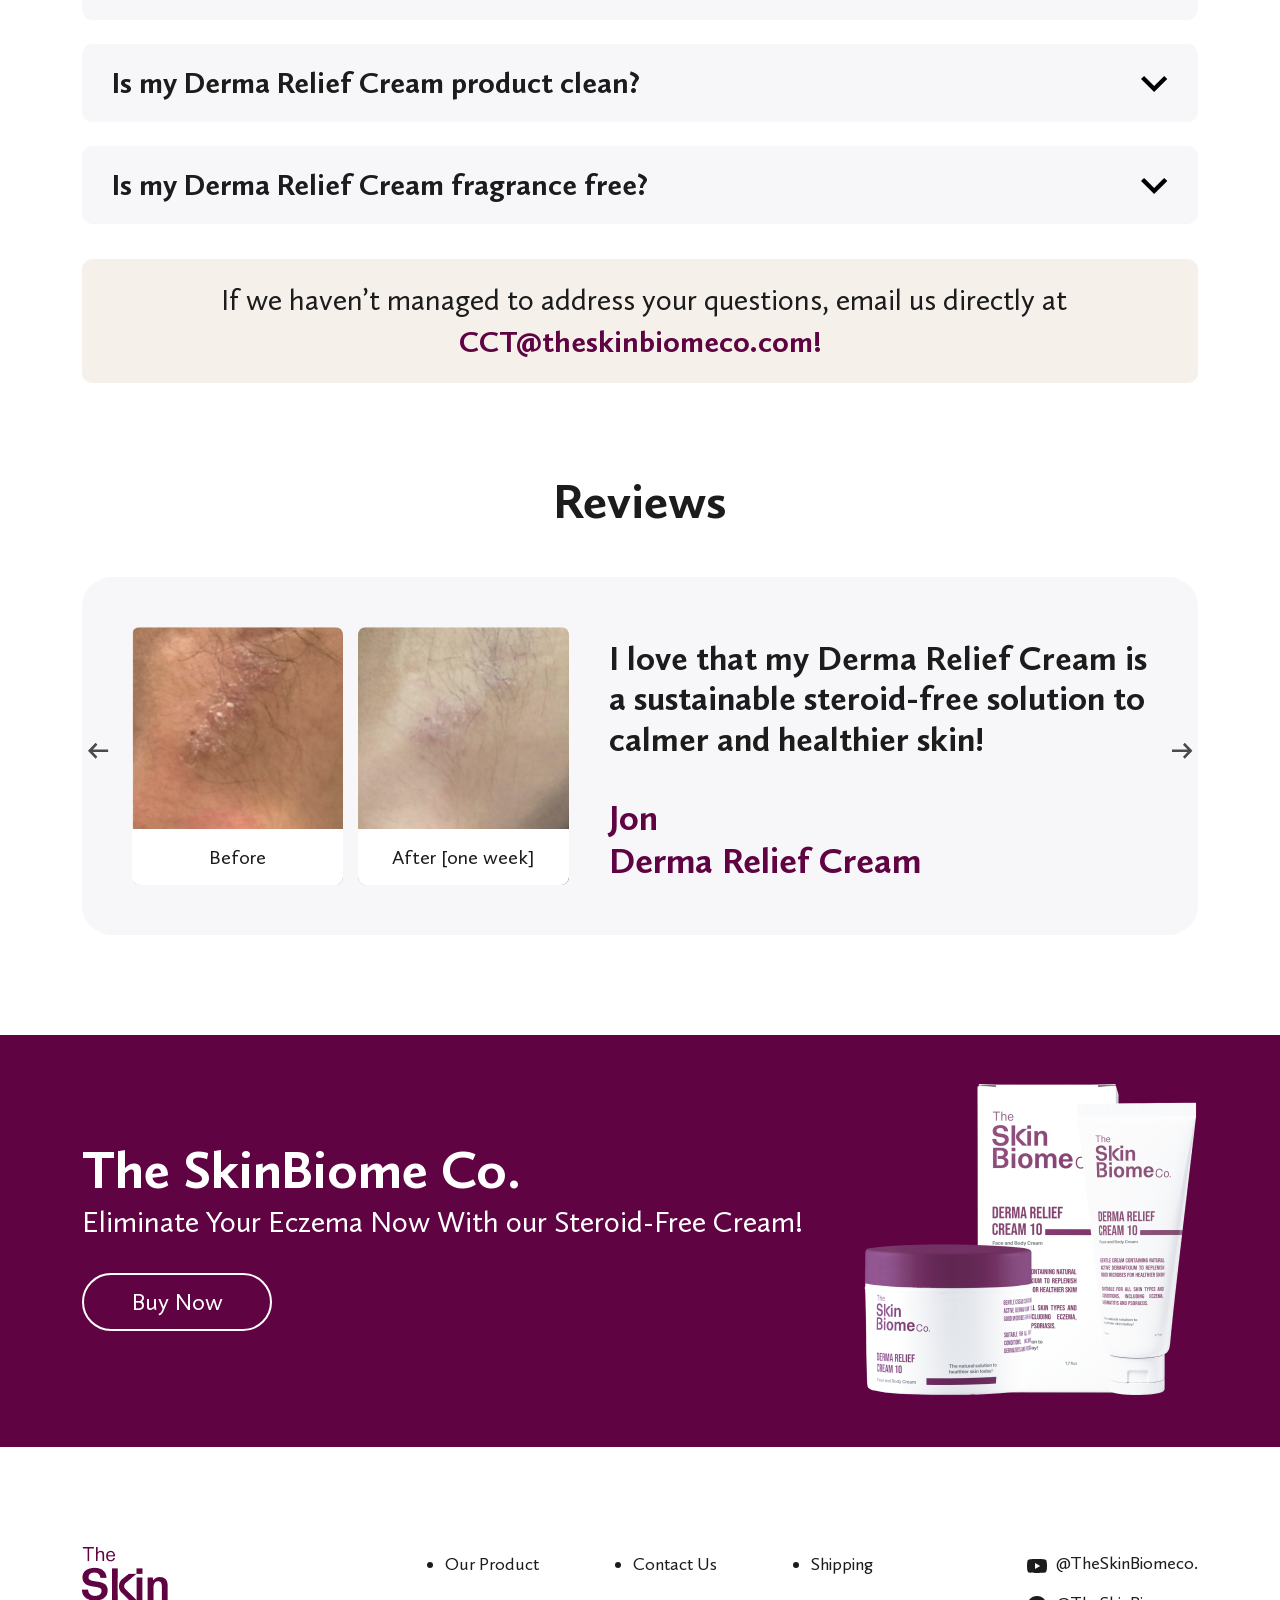
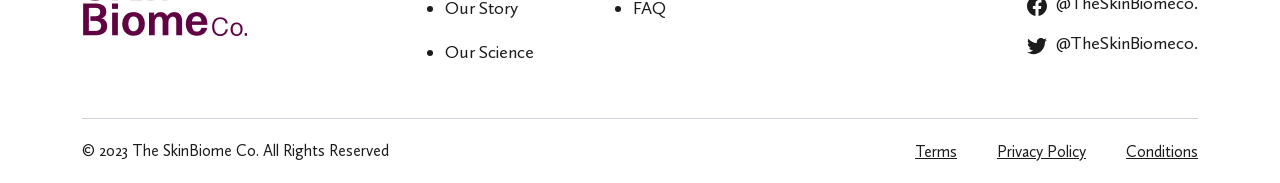
<file: faq.html>
<!doctype html>
<html class="no-js" lang="zxx">

<head>
    <meta charset="utf-8">
    <meta http-equiv="x-ua-compatible" content="ie=edge">
    <title>The Skin Biomeco - Woocommerce Shop - Faq</title>
    <meta name="author" content="The Skin Biomeco">
    <meta name="description" content="The Skin Biomeco - Woocommerce Shop">
    <meta name="keywords" content="The Skin Biomeco - Woocommerce Shop">
    <meta name="robots" content="INDEX,FOLLOW">

    <!-- Mobile Specific Metas -->
    <meta name="viewport" content="width=device-width, initial-scale=1, shrink-to-fit=no">

    <!-- Favicons - Place favicon.ico in the root directory -->
    <link rel="apple-touch-icon" sizes="57x57" href="assets/img/favicons/apple-icon-57x57.png">
    <link rel="apple-touch-icon" sizes="60x60" href="assets/img/favicons/apple-icon-60x60.png">
    <link rel="apple-touch-icon" sizes="72x72" href="assets/img/favicons/apple-icon-72x72.png">
    <link rel="apple-touch-icon" sizes="76x76" href="assets/img/favicons/apple-icon-76x76.png">
    <link rel="apple-touch-icon" sizes="114x114" href="assets/img/favicons/apple-icon-114x114.png">
    <link rel="apple-touch-icon" sizes="120x120" href="assets/img/favicons/apple-icon-120x120.png">
    <link rel="apple-touch-icon" sizes="144x144" href="assets/img/favicons/apple-icon-144x144.png">
    <link rel="apple-touch-icon" sizes="152x152" href="assets/img/favicons/apple-icon-152x152.png">
    <link rel="apple-touch-icon" sizes="180x180" href="assets/img/favicons/apple-icon-180x180.png">
    <link rel="icon" type="image/png" sizes="192x192" href="assets/img/favicons/android-icon-192x192.png">
    <link rel="icon" type="image/png" sizes="32x32" href="assets/img/favicons/favicon-32x32.png">
    <link rel="icon" type="image/png" sizes="96x96" href="assets/img/favicons/favicon-96x96.png">
    <link rel="icon" type="image/png" sizes="16x16" href="assets/img/favicons/favicon-16x16.png">
    <link rel="manifest" href="assets/img/favicons/manifest.json">
    <meta name="msapplication-TileColor" content="#ffffff">
    <meta name="msapplication-TileImage" content="assets/img/favicons/ms-icon-144x144.png">
    <meta name="theme-color" content="#ffffff">

    <!--==============================
	  Import Fonts
	============================== -->
    <link rel="preconnect" href="https://fonts.googleapis.com">
    <link rel="preconnect" href="https://fonts.gstatic.com" crossorigin>
    <link href="https://fonts.googleapis.com/css2?family=Noto+Sans+KR:wght@100;300;400;500;700;900&family=Source+Sans+Pro:wght@200;300;400;600;700&display=swap" rel="stylesheet">

    <!--==============================
	    All CSS File
	============================== -->
    <!-- Bootstrap -->
    <link rel="stylesheet" href="assets/css/bootstrap.min.css">
    <!-- Slick Slider -->
    <link rel="stylesheet" href="assets/css/splide.min.css">
    <!-- Theme Custom CSS -->
    <link rel="stylesheet" href="assets/css/style.css">

</head>

<body>


    <!--[if lte IE 9]>
    	<p class="browserupgrade">You are using an <strong>outdated</strong> browser. Please <a href="https://browsehappy.com/">upgrade your browser</a> to improve your experience and security.</p>
  <![endif]-->



    <!--********************************
   		Code Start From Here 
	******************************** -->


    <!--==============================
    Mobile Menu
============================== -->
    <div class="ot-menu-wrapper">
        <div class="ot-menu-area">
            <button class="ot-menu-toggle">
                <svg width="12" height="12" viewBox="0 0 12 12" fill="none" xmlns="http://www.w3.org/2000/svg">
                    <path d="M11 1L1 11M1 1L11 11" stroke="black" stroke-width="2" stroke-linecap="round" stroke-linejoin="round" />
                </svg>
            </button>
            <div class="mobile-logo">
                <a href="index.html"><img src="assets/img/logo.png" alt="The Skin Biomeco"></a>
            </div>
            <div class="menu-scroll">
                <div class="ot-menu-inner">
                    <div class="ot-mobile-menu">
                        <ul>
                            <li><a href="index.html">Home</a></li>
                            <li><a href="shop.html">Our Product</a></li>
                            <li><a href="about.html">Our Story</a></li>
                            <li><a href="about.html">Our Science</a></li>
                            <li class="menu-item-has-children">
                                <a href="#">More</a>
                                <ul class="sub-menu">
                                    <li><a href="shop.html">Hot Sale</a></li>
                                    <li><a href="shop.html">Discount</a></li>
                                    <li><a href="shop.html">50% Off</a></li>
                                </ul>
                            </li>
                        </ul>
                    </div>
                    <div class="ot-mobile-menu d-block d-md-none mt-30">
                        <div class="header-menu-button">
                            <div class="dropdown-link">
                                <a class="dropdown-toggle" href="#" role="button" id="dropdownMenuLink4" data-bs-toggle="dropdown" aria-expanded="false">
                                    <svg class="dark" width="21" height="20" viewBox="0 0 21 20" fill="none" xmlns="http://www.w3.org/2000/svg">
                                        <path d="M10.7823 20C16.3053 20 20.7823 15.523 20.7823 10C20.7823 9.537 20.0883 9.46 19.8493 9.857C19.3396 10.7013 18.6444 11.4186 17.8164 11.9545C16.9883 12.4903 16.0492 12.8307 15.0702 12.9499C14.0911 13.0691 13.0978 12.9639 12.1654 12.6423C11.233 12.3207 10.386 11.7911 9.68863 11.0937C8.99122 10.3963 8.46167 9.54933 8.14007 8.61695C7.81848 7.68457 7.71328 6.69123 7.83245 5.71217C7.95161 4.73311 8.29202 3.794 8.82788 2.96599C9.36374 2.13797 10.081 1.44275 10.9253 0.933C11.3223 0.693 11.2453 0 10.7823 0C5.25935 0 0.782349 4.477 0.782349 10C0.782349 15.523 5.25935 20 10.7823 20Z" fill="black" />
                                    </svg>


                                    <svg class="light" width="22" height="22" viewBox="0 0 22 22" fill="none" xmlns="http://www.w3.org/2000/svg">
                                        <path d="M11 16C9.61667 16 8.43734 15.5123 7.462 14.537C6.48667 13.5617 5.99934 12.3827 6 11C6 9.61667 6.48767 8.43734 7.463 7.462C8.43834 6.48667 9.61734 5.99934 11 6C12.3833 6 13.5627 6.48767 14.538 7.463C15.5133 8.43834 16.0007 9.61734 16 11C16 12.3833 15.5123 13.5627 14.537 14.538C13.5617 15.5133 12.3827 16.0007 11 16ZM1 12C0.71667 12 0.479003 11.904 0.287003 11.712C0.0950034 11.52 -0.000663206 11.2827 3.46021e-06 11C3.46021e-06 10.7167 0.0960034 10.479 0.288003 10.287C0.480003 10.095 0.717337 9.99934 1 10H3C3.28334 10 3.521 10.096 3.713 10.288C3.905 10.48 4.00067 10.7173 4 11C4 11.2833 3.904 11.521 3.712 11.713C3.52 11.905 3.28267 12.0007 3 12H1ZM19 12C18.7167 12 18.479 11.904 18.287 11.712C18.095 11.52 17.9993 11.2827 18 11C18 10.7167 18.096 10.479 18.288 10.287C18.48 10.095 18.7173 9.99934 19 10H21C21.2833 10 21.521 10.096 21.713 10.288C21.905 10.48 22.0007 10.7173 22 11C22 11.2833 21.904 11.521 21.712 11.713C21.52 11.905 21.2827 12.0007 21 12H19ZM11 4C10.7167 4 10.479 3.904 10.287 3.712C10.095 3.52 9.99934 3.28267 10 3V1C10 0.71667 10.096 0.479003 10.288 0.287003C10.48 0.0950034 10.7173 -0.000663206 11 3.46021e-06C11.2833 3.46021e-06 11.521 0.0960034 11.713 0.288003C11.905 0.480003 12.0007 0.717337 12 1V3C12 3.28334 11.904 3.521 11.712 3.713C11.52 3.905 11.2827 4.00067 11 4ZM11 22C10.7167 22 10.479 21.904 10.287 21.712C10.095 21.52 9.99934 21.2827 10 21V19C10 18.7167 10.096 18.479 10.288 18.287C10.48 18.095 10.7173 17.9993 11 18C11.2833 18 11.521 18.096 11.713 18.288C11.905 18.48 12.0007 18.7173 12 19V21C12 21.2833 11.904 21.521 11.712 21.713C11.52 21.905 11.2827 22.0007 11 22ZM4.65 6.05L3.575 5C3.375 4.81667 3.279 4.58334 3.287 4.3C3.295 4.01667 3.391 3.775 3.575 3.575C3.775 3.375 4.01667 3.275 4.3 3.275C4.58334 3.275 4.81667 3.375 5 3.575L6.05 4.65C6.23334 4.85 6.325 5.08334 6.325 5.35C6.325 5.61667 6.23334 5.85 6.05 6.05C5.86667 6.25 5.63767 6.346 5.363 6.338C5.08834 6.33 4.85067 6.234 4.65 6.05ZM17 18.425L15.95 17.35C15.7667 17.15 15.675 16.9123 15.675 16.637C15.675 16.3617 15.7667 16.1327 15.95 15.95C16.1333 15.75 16.3627 15.6543 16.638 15.663C16.9133 15.6717 17.1507 15.7673 17.35 15.95L18.425 17C18.625 17.1833 18.721 17.4167 18.713 17.7C18.705 17.9833 18.609 18.225 18.425 18.425C18.225 18.625 17.9833 18.725 17.7 18.725C17.4167 18.725 17.1833 18.625 17 18.425ZM15.95 6.05C15.75 5.86667 15.654 5.63767 15.662 5.363C15.67 5.08834 15.766 4.85067 15.95 4.65L17 3.575C17.1833 3.375 17.4167 3.279 17.7 3.287C17.9833 3.295 18.225 3.391 18.425 3.575C18.625 3.775 18.725 4.01667 18.725 4.3C18.725 4.58334 18.625 4.81667 18.425 5L17.35 6.05C17.15 6.23334 16.9167 6.325 16.65 6.325C16.3833 6.325 16.15 6.23334 15.95 6.05ZM3.575 18.425C3.375 18.225 3.275 17.9833 3.275 17.7C3.275 17.4167 3.375 17.1833 3.575 17L4.65 15.95C4.85 15.7667 5.08734 15.675 5.362 15.675C5.63667 15.675 5.866 15.7667 6.05 15.95C6.25 16.1333 6.346 16.3627 6.338 16.638C6.33 16.9133 6.234 17.1507 6.05 17.35L5 18.425C4.81667 18.625 4.58334 18.721 4.3 18.713C4.01667 18.705 3.775 18.609 3.575 18.425Z" fill="black" />
                                    </svg>
                                    <span class="light">Light</span>
                                    <span class="dark">Dark</span>
                                </a>
                                <ul class="dropdown-menu" aria-labelledby="dropdownMenuLink4">
                                    <li>
                                        <a class="light-select" href="#">Light</a>
                                        <a class="dark-select" href="#">Dark</a>
                                    </li>
                                </ul>
                            </div>
                            <div class="dropdown-link language-toggle">
                                <a class="dropdown-toggle" href="#" role="button" id="dropdownMenuLink3" data-bs-toggle="dropdown" aria-expanded="false">
                                    <svg width="23" height="22" viewBox="0 0 23 22" fill="none" xmlns="http://www.w3.org/2000/svg">
                                        <path d="M14.1695 0H0V14.1695H8.20339V22H22.3729V7.83051H14.1695V0ZM6.16676 3.35593L3.82637 10.0352H5.40678L5.7874 8.94915H8.20339V12.678H1.49153V1.49153H12.678V7.83051H9.57056L8.00297 3.35593H6.16676ZM7.8595 7.45763H6.30999L7.08475 5.24653L7.8595 7.45763ZM20.8814 9.32203V20.5085H9.69491V9.32203H20.8814Z" fill="black" />
                                        <path d="M14.0499 16.0563C14.1925 16.2854 14.3496 16.5052 14.5201 16.7144C13.9795 17.006 13.3654 17.152 12.6781 17.1525V18.6441C13.8033 18.6441 14.8086 18.3454 15.6611 17.7667C16.5136 18.3454 17.5189 18.6441 18.6442 18.6441V17.1525C17.9582 17.1525 17.3442 17.0064 16.8021 16.7141C16.9726 16.505 17.1297 16.2853 17.2723 16.0563C17.7022 15.3574 18.0183 14.5947 18.2089 13.7966H19.017V12.3051H16.4069V11.1864H14.9153V12.3051H12.3052V13.7966H13.1133C13.3039 14.5947 13.62 15.3574 14.0499 16.0563ZM16.6646 13.7966C16.5103 14.3128 16.2894 14.8067 16.0074 15.2658C15.9021 15.435 15.7864 15.5977 15.6611 15.7527C15.5449 15.6091 15.4371 15.4589 15.3381 15.3029C15.0447 14.8336 14.8157 14.327 14.6574 13.7966H16.6646Z" fill="black" />
                                    </svg>
                                    English
                                </a>
                                <ul class="dropdown-menu" aria-labelledby="dropdownMenuLink3">
                                    <li>
                                        <a href="#">English</a>
                                        <a href="#">Italian</a>
                                    </li>
                                </ul>
                            </div>
                            <a href="#" class="ot-btn style2">Login/ Sign up</a>
                        </div>
                    </div>
                </div>
            </div>
        </div>
    </div>
    <!--==============================
    Header Area
==============================-->
    <header class="ot-header border-bottom">
        <div class="header-top bg-theme py-2">
            <div class="container">
                <div class="header-mail">
                    Email:
                    <a href="mailto:info@theskinbiomeCo.com">info@theskinbiomeCo.com</a>
                </div>
            </div>
        </div>
        <!--header-top-wrapper end-->
        <div class="sticky-wrapper">
            <!-- Main Menu Area -->
            <div class="menu-area">
                <div class="container">
                    <div class="row align-items-center justify-content-between">
                        <div class="col-auto d-flex align-items-center">
                            <div class="d-inline-block d-xl-none mr-15">
                                <button type="button" class="simple-icon ot-menu-toggle">
                                    <svg xmlns="http://www.w3.org/2000/svg" width="22" height="22" viewBox="0 0 16 16">
                                        <path fill="currentColor" fill-rule="evenodd" d="M14 5H2V3h12v2zm0 4H2V7h12v2zM2 13h12v-2H2v2z" clip-rule="evenodd" />
                                    </svg>
                                </button>
                            </div>
                            <div class="header-logo">
                                <a href="index.html">
                                    <img src="assets/img/logo.png" alt="The Skin Biomeco">
                                </a>
                            </div>
                        </div>
                        <div class="col-auto d-none d-xl-block">
                            <nav class="main-menu">
                                <ul>
                                    <li><a href="index.html">Home</a></li>
                                    <li><a href="shop.html">Our Product</a></li>
                                    <li><a href="about.html">Our Story</a></li>
                                    <li><a href="about.html">Our Science</a></li>
                                    <li class="menu-item-has-children">
                                        <a href="#">More</a>
                                        <ul class="sub-menu">
                                            <li><a href="shop.html">Hot Sale</a></li>
                                            <li><a href="shop.html">Discount</a></li>
                                            <li><a href="shop.html">50% Off</a></li>
                                        </ul>
                                    </li>
                                </ul>
                            </nav>
                        </div>

                        <div class="col-auto">
                            <div class="header-button">
                                <div class="dropdown-link">
                                    <a class="dropdown-toggle" href="#" role="button" id="dropdownMenuLink1" data-bs-toggle="dropdown" aria-expanded="false">
                                        <svg class="dark" width="21" height="20" viewBox="0 0 21 20" fill="none" xmlns="http://www.w3.org/2000/svg">
                                            <path d="M10.7823 20C16.3053 20 20.7823 15.523 20.7823 10C20.7823 9.537 20.0883 9.46 19.8493 9.857C19.3396 10.7013 18.6444 11.4186 17.8164 11.9545C16.9883 12.4903 16.0492 12.8307 15.0702 12.9499C14.0911 13.0691 13.0978 12.9639 12.1654 12.6423C11.233 12.3207 10.386 11.7911 9.68863 11.0937C8.99122 10.3963 8.46167 9.54933 8.14007 8.61695C7.81848 7.68457 7.71328 6.69123 7.83245 5.71217C7.95161 4.73311 8.29202 3.794 8.82788 2.96599C9.36374 2.13797 10.081 1.44275 10.9253 0.933C11.3223 0.693 11.2453 0 10.7823 0C5.25935 0 0.782349 4.477 0.782349 10C0.782349 15.523 5.25935 20 10.7823 20Z" fill="black" />
                                        </svg>


                                        <svg class="light" width="22" height="22" viewBox="0 0 22 22" fill="none" xmlns="http://www.w3.org/2000/svg">
                                            <path d="M11 16C9.61667 16 8.43734 15.5123 7.462 14.537C6.48667 13.5617 5.99934 12.3827 6 11C6 9.61667 6.48767 8.43734 7.463 7.462C8.43834 6.48667 9.61734 5.99934 11 6C12.3833 6 13.5627 6.48767 14.538 7.463C15.5133 8.43834 16.0007 9.61734 16 11C16 12.3833 15.5123 13.5627 14.537 14.538C13.5617 15.5133 12.3827 16.0007 11 16ZM1 12C0.71667 12 0.479003 11.904 0.287003 11.712C0.0950034 11.52 -0.000663206 11.2827 3.46021e-06 11C3.46021e-06 10.7167 0.0960034 10.479 0.288003 10.287C0.480003 10.095 0.717337 9.99934 1 10H3C3.28334 10 3.521 10.096 3.713 10.288C3.905 10.48 4.00067 10.7173 4 11C4 11.2833 3.904 11.521 3.712 11.713C3.52 11.905 3.28267 12.0007 3 12H1ZM19 12C18.7167 12 18.479 11.904 18.287 11.712C18.095 11.52 17.9993 11.2827 18 11C18 10.7167 18.096 10.479 18.288 10.287C18.48 10.095 18.7173 9.99934 19 10H21C21.2833 10 21.521 10.096 21.713 10.288C21.905 10.48 22.0007 10.7173 22 11C22 11.2833 21.904 11.521 21.712 11.713C21.52 11.905 21.2827 12.0007 21 12H19ZM11 4C10.7167 4 10.479 3.904 10.287 3.712C10.095 3.52 9.99934 3.28267 10 3V1C10 0.71667 10.096 0.479003 10.288 0.287003C10.48 0.0950034 10.7173 -0.000663206 11 3.46021e-06C11.2833 3.46021e-06 11.521 0.0960034 11.713 0.288003C11.905 0.480003 12.0007 0.717337 12 1V3C12 3.28334 11.904 3.521 11.712 3.713C11.52 3.905 11.2827 4.00067 11 4ZM11 22C10.7167 22 10.479 21.904 10.287 21.712C10.095 21.52 9.99934 21.2827 10 21V19C10 18.7167 10.096 18.479 10.288 18.287C10.48 18.095 10.7173 17.9993 11 18C11.2833 18 11.521 18.096 11.713 18.288C11.905 18.48 12.0007 18.7173 12 19V21C12 21.2833 11.904 21.521 11.712 21.713C11.52 21.905 11.2827 22.0007 11 22ZM4.65 6.05L3.575 5C3.375 4.81667 3.279 4.58334 3.287 4.3C3.295 4.01667 3.391 3.775 3.575 3.575C3.775 3.375 4.01667 3.275 4.3 3.275C4.58334 3.275 4.81667 3.375 5 3.575L6.05 4.65C6.23334 4.85 6.325 5.08334 6.325 5.35C6.325 5.61667 6.23334 5.85 6.05 6.05C5.86667 6.25 5.63767 6.346 5.363 6.338C5.08834 6.33 4.85067 6.234 4.65 6.05ZM17 18.425L15.95 17.35C15.7667 17.15 15.675 16.9123 15.675 16.637C15.675 16.3617 15.7667 16.1327 15.95 15.95C16.1333 15.75 16.3627 15.6543 16.638 15.663C16.9133 15.6717 17.1507 15.7673 17.35 15.95L18.425 17C18.625 17.1833 18.721 17.4167 18.713 17.7C18.705 17.9833 18.609 18.225 18.425 18.425C18.225 18.625 17.9833 18.725 17.7 18.725C17.4167 18.725 17.1833 18.625 17 18.425ZM15.95 6.05C15.75 5.86667 15.654 5.63767 15.662 5.363C15.67 5.08834 15.766 4.85067 15.95 4.65L17 3.575C17.1833 3.375 17.4167 3.279 17.7 3.287C17.9833 3.295 18.225 3.391 18.425 3.575C18.625 3.775 18.725 4.01667 18.725 4.3C18.725 4.58334 18.625 4.81667 18.425 5L17.35 6.05C17.15 6.23334 16.9167 6.325 16.65 6.325C16.3833 6.325 16.15 6.23334 15.95 6.05ZM3.575 18.425C3.375 18.225 3.275 17.9833 3.275 17.7C3.275 17.4167 3.375 17.1833 3.575 17L4.65 15.95C4.85 15.7667 5.08734 15.675 5.362 15.675C5.63667 15.675 5.866 15.7667 6.05 15.95C6.25 16.1333 6.346 16.3627 6.338 16.638C6.33 16.9133 6.234 17.1507 6.05 17.35L5 18.425C4.81667 18.625 4.58334 18.721 4.3 18.713C4.01667 18.705 3.775 18.609 3.575 18.425Z" fill="black" />
                                        </svg>
                                        <span class="light">Light</span>
                                        <span class="dark">Dark</span>
                                    </a>
                                    <ul class="dropdown-menu" aria-labelledby="dropdownMenuLink1">
                                        <li>
                                            <a class="light-select" href="#">Light</a>
                                            <a class="dark-select" href="#">Dark</a>
                                        </li>
                                    </ul>
                                </div>
                                <div class="dropdown-link language-toggle">
                                    <a class="dropdown-toggle" href="#" role="button" id="dropdownMenuLink2" data-bs-toggle="dropdown" aria-expanded="false">
                                        <svg width="23" height="22" viewBox="0 0 23 22" fill="none" xmlns="http://www.w3.org/2000/svg">
                                            <path d="M14.1695 0H0V14.1695H8.20339V22H22.3729V7.83051H14.1695V0ZM6.16676 3.35593L3.82637 10.0352H5.40678L5.7874 8.94915H8.20339V12.678H1.49153V1.49153H12.678V7.83051H9.57056L8.00297 3.35593H6.16676ZM7.8595 7.45763H6.30999L7.08475 5.24653L7.8595 7.45763ZM20.8814 9.32203V20.5085H9.69491V9.32203H20.8814Z" fill="black" />
                                            <path d="M14.0499 16.0563C14.1925 16.2854 14.3496 16.5052 14.5201 16.7144C13.9795 17.006 13.3654 17.152 12.6781 17.1525V18.6441C13.8033 18.6441 14.8086 18.3454 15.6611 17.7667C16.5136 18.3454 17.5189 18.6441 18.6442 18.6441V17.1525C17.9582 17.1525 17.3442 17.0064 16.8021 16.7141C16.9726 16.505 17.1297 16.2853 17.2723 16.0563C17.7022 15.3574 18.0183 14.5947 18.2089 13.7966H19.017V12.3051H16.4069V11.1864H14.9153V12.3051H12.3052V13.7966H13.1133C13.3039 14.5947 13.62 15.3574 14.0499 16.0563ZM16.6646 13.7966C16.5103 14.3128 16.2894 14.8067 16.0074 15.2658C15.9021 15.435 15.7864 15.5977 15.6611 15.7527C15.5449 15.6091 15.4371 15.4589 15.3381 15.3029C15.0447 14.8336 14.8157 14.327 14.6574 13.7966H16.6646Z" fill="black" />
                                        </svg>
                                        English
                                    </a>
                                    <ul class="dropdown-menu" aria-labelledby="dropdownMenuLink2">
                                        <li>
                                            <a href="#">English</a>
                                            <a href="#">Italian</a>
                                        </li>
                                    </ul>
                                </div>
                                <a href="#" class="ot-btn style2">Login/ Sign up</a>
                            </div>
                        </div>
                    </div>
                </div>

            </div>
        </div>
    </header>
    <div class="space-top">
        <div class="container">
            <h2 class="sec-title text-center">Frequently asked questions</h2>
            <div class="nav faq-tab" id="faqTab" role="tablist">
                <a class="nav-link ot-btn active" id="official-tab" data-bs-toggle="tab" href="#official" role="tab" aria-controls="official" aria-selected="true">The SkinBiome Co.</a>
                <a class="nav-link ot-btn" id="customer-tab" data-bs-toggle="tab" href="#customer" role="tab" aria-controls="customer" aria-selected="false">Customer Support FAQs</a>
            </div>
            <div class="tab-content" id="faqTabContent">
                <div class="tab-pane fade show active" id="official" role="tabpanel" aria-labelledby="official-tab">
                    <h5 class="border-title">Contents of my Derma Relief Cream</h5>

                    <div class="accordion-area accordion" id="faqAccordion">


                        <div class="accordion-card active">
                            <div class="accordion-header" id="collapse-item-1">
                                <button class="accordion-button " type="button" data-bs-toggle="collapse" data-bs-target="#collapse-1" aria-expanded="true" aria-controls="collapse-1">What does my Derma Relief Cream contain?</button>
                            </div>
                            <div id="collapse-1" class="accordion-collapse collapse show" aria-labelledby="collapse-item-1" data-bs-parent="#faqAccordion">
                                <div class="accordion-body">
                                    <p class="faq-text">The SkinBiome Co.’s Derma Relief Cream is carefully formulated in the science lab of Dr Davide Pennino. Each jar of Derma Relief Cream contains just 14 ingredients: Aqua, Disodium Ethylenediaminetetraacetic acid (EDTA), Acrylates/C10-30 Alkyl Acrylate Crosspolymer, Glycerin, Dermafixium, Niacinamide phenoxyethanol, Shea butter, Sodium acrylate, Helianthus Annuus (Sunflower) Seed Oil, Ethyl Olivate/Olea Europaea (Olive) Leaf Extract, Hydrolyzed Jojoba Esters, Phytosteryl/Octyldodecyl Lauroyl Glutamate, Ethylhexylglycerin and Penoxyethanol. Also, the Derma Relief Cream is GMO-free!</p>
                                </div>
                            </div>
                        </div>


                        <div class="accordion-card ">
                            <div class="accordion-header" id="collapse-item-2">
                                <button class="accordion-button collapsed" type="button" data-bs-toggle="collapse" data-bs-target="#collapse-2" aria-expanded="false" aria-controls="collapse-2">Is my Derma Relief Cream product clean?</button>
                            </div>
                            <div id="collapse-2" class="accordion-collapse collapse " aria-labelledby="collapse-item-2" data-bs-parent="#faqAccordion">
                                <div class="accordion-body">
                                    <p class="faq-text">The SkinBiome Co.’s Derma Relief Cream is carefully formulated in the science lab of Dr Davide Pennino. Each jar of Derma Relief Cream contains just 14 ingredients: Aqua, Disodium Ethylenediaminetetraacetic acid (EDTA), Acrylates/C10-30 Alkyl Acrylate Crosspolymer, Glycerin, Dermafixium, Niacinamide phenoxyethanol, Shea butter, Sodium acrylate, Helianthus Annuus (Sunflower) Seed Oil, Ethyl Olivate/Olea Europaea (Olive) Leaf Extract, Hydrolyzed Jojoba Esters, Phytosteryl/Octyldodecyl Lauroyl Glutamate, Ethylhexylglycerin and Penoxyethanol. Also, the Derma Relief Cream is GMO-free!</p>
                                </div>
                            </div>
                        </div>


                        <div class="accordion-card ">
                            <div class="accordion-header" id="collapse-item-3">
                                <button class="accordion-button collapsed" type="button" data-bs-toggle="collapse" data-bs-target="#collapse-3" aria-expanded="false" aria-controls="collapse-3">Is my Derma Relief Cream fragrance free?</button>
                            </div>
                            <div id="collapse-3" class="accordion-collapse collapse " aria-labelledby="collapse-item-3" data-bs-parent="#faqAccordion">
                                <div class="accordion-body">
                                    <p class="faq-text">The SkinBiome Co.’s Derma Relief Cream is carefully formulated in the science lab of Dr Davide Pennino. Each jar of Derma Relief Cream contains just 14 ingredients: Aqua, Disodium Ethylenediaminetetraacetic acid (EDTA), Acrylates/C10-30 Alkyl Acrylate Crosspolymer, Glycerin, Dermafixium, Niacinamide phenoxyethanol, Shea butter, Sodium acrylate, Helianthus Annuus (Sunflower) Seed Oil, Ethyl Olivate/Olea Europaea (Olive) Leaf Extract, Hydrolyzed Jojoba Esters, Phytosteryl/Octyldodecyl Lauroyl Glutamate, Ethylhexylglycerin and Penoxyethanol. Also, the Derma Relief Cream is GMO-free!</p>
                                </div>
                            </div>
                        </div>
                    </div>
                    <h5 class="border-title">Contents of my Derma Relief Cream</h5>

                    <div class="accordion-area accordion" id="faqAccordion">


                        <div class="accordion-card active">
                            <div class="accordion-header" id="collapse-item-1">
                                <button class="accordion-button " type="button" data-bs-toggle="collapse" data-bs-target="#collapse-1" aria-expanded="true" aria-controls="collapse-1">What does my Derma Relief Cream contain?</button>
                            </div>
                            <div id="collapse-1" class="accordion-collapse collapse show" aria-labelledby="collapse-item-1" data-bs-parent="#faqAccordion">
                                <div class="accordion-body">
                                    <p class="faq-text">The SkinBiome Co.’s Derma Relief Cream is carefully formulated in the science lab of Dr Davide Pennino. Each jar of Derma Relief Cream contains just 14 ingredients: Aqua, Disodium Ethylenediaminetetraacetic acid (EDTA), Acrylates/C10-30 Alkyl Acrylate Crosspolymer, Glycerin, Dermafixium, Niacinamide phenoxyethanol, Shea butter, Sodium acrylate, Helianthus Annuus (Sunflower) Seed Oil, Ethyl Olivate/Olea Europaea (Olive) Leaf Extract, Hydrolyzed Jojoba Esters, Phytosteryl/Octyldodecyl Lauroyl Glutamate, Ethylhexylglycerin and Penoxyethanol. Also, the Derma Relief Cream is GMO-free!</p>
                                </div>
                            </div>
                        </div>


                        <div class="accordion-card ">
                            <div class="accordion-header" id="collapse-item-2">
                                <button class="accordion-button collapsed" type="button" data-bs-toggle="collapse" data-bs-target="#collapse-2" aria-expanded="false" aria-controls="collapse-2">Is my Derma Relief Cream product clean?</button>
                            </div>
                            <div id="collapse-2" class="accordion-collapse collapse " aria-labelledby="collapse-item-2" data-bs-parent="#faqAccordion">
                                <div class="accordion-body">
                                    <p class="faq-text">The SkinBiome Co.’s Derma Relief Cream is carefully formulated in the science lab of Dr Davide Pennino. Each jar of Derma Relief Cream contains just 14 ingredients: Aqua, Disodium Ethylenediaminetetraacetic acid (EDTA), Acrylates/C10-30 Alkyl Acrylate Crosspolymer, Glycerin, Dermafixium, Niacinamide phenoxyethanol, Shea butter, Sodium acrylate, Helianthus Annuus (Sunflower) Seed Oil, Ethyl Olivate/Olea Europaea (Olive) Leaf Extract, Hydrolyzed Jojoba Esters, Phytosteryl/Octyldodecyl Lauroyl Glutamate, Ethylhexylglycerin and Penoxyethanol. Also, the Derma Relief Cream is GMO-free!</p>
                                </div>
                            </div>
                        </div>


                        <div class="accordion-card ">
                            <div class="accordion-header" id="collapse-item-3">
                                <button class="accordion-button collapsed" type="button" data-bs-toggle="collapse" data-bs-target="#collapse-3" aria-expanded="false" aria-controls="collapse-3">Is my Derma Relief Cream fragrance free?</button>
                            </div>
                            <div id="collapse-3" class="accordion-collapse collapse " aria-labelledby="collapse-item-3" data-bs-parent="#faqAccordion">
                                <div class="accordion-body">
                                    <p class="faq-text">The SkinBiome Co.’s Derma Relief Cream is carefully formulated in the science lab of Dr Davide Pennino. Each jar of Derma Relief Cream contains just 14 ingredients: Aqua, Disodium Ethylenediaminetetraacetic acid (EDTA), Acrylates/C10-30 Alkyl Acrylate Crosspolymer, Glycerin, Dermafixium, Niacinamide phenoxyethanol, Shea butter, Sodium acrylate, Helianthus Annuus (Sunflower) Seed Oil, Ethyl Olivate/Olea Europaea (Olive) Leaf Extract, Hydrolyzed Jojoba Esters, Phytosteryl/Octyldodecyl Lauroyl Glutamate, Ethylhexylglycerin and Penoxyethanol. Also, the Derma Relief Cream is GMO-free!</p>
                                </div>
                            </div>
                        </div>
                    </div>
                </div>
                <div class="tab-pane fade" id="customer" role="tabpanel" aria-labelledby="customer-tab">

                    <div class="accordion-area accordion" id="faqAccordion2">


                        <div class="accordion-card active">
                            <div class="accordion-header" id="collapse2-item-1">
                                <button class="accordion-button " type="button" data-bs-toggle="collapse" data-bs-target="#collapse2-1" aria-expanded="true" aria-controls="collapse2-1">What does my Derma Relief Cream contain?</button>
                            </div>
                            <div id="collapse2-1" class="accordion-collapse collapse show" aria-labelledby="collapse2-item-1" data-bs-parent="#faqAccordion2">
                                <div class="accordion-body">
                                    <p class="faq-text">The SkinBiome Co.’s Derma Relief Cream is carefully formulated in the science lab of Dr Davide Pennino. Each jar of Derma Relief Cream contains just 14 ingredients: Aqua, Disodium Ethylenediaminetetraacetic acid (EDTA), Acrylates/C10-30 Alkyl Acrylate Crosspolymer, Glycerin, Dermafixium, Niacinamide phenoxyethanol, Shea butter, Sodium acrylate, Helianthus Annuus (Sunflower) Seed Oil, Ethyl Olivate/Olea Europaea (Olive) Leaf Extract, Hydrolyzed Jojoba Esters, Phytosteryl/Octyldodecyl Lauroyl Glutamate, Ethylhexylglycerin and Penoxyethanol. Also, the Derma Relief Cream is GMO-free!</p>
                                </div>
                            </div>
                        </div>


                        <div class="accordion-card ">
                            <div class="accordion-header" id="collapse2-item-2">
                                <button class="accordion-button collapsed" type="button" data-bs-toggle="collapse" data-bs-target="#collapse2-2" aria-expanded="false" aria-controls="collapse2-2">Is my Derma Relief Cream product clean?</button>
                            </div>
                            <div id="collapse2-2" class="accordion-collapse collapse " aria-labelledby="collapse2-item-2" data-bs-parent="#faqAccordion2">
                                <div class="accordion-body">
                                    <p class="faq-text">The SkinBiome Co.’s Derma Relief Cream is carefully formulated in the science lab of Dr Davide Pennino. Each jar of Derma Relief Cream contains just 14 ingredients: Aqua, Disodium Ethylenediaminetetraacetic acid (EDTA), Acrylates/C10-30 Alkyl Acrylate Crosspolymer, Glycerin, Dermafixium, Niacinamide phenoxyethanol, Shea butter, Sodium acrylate, Helianthus Annuus (Sunflower) Seed Oil, Ethyl Olivate/Olea Europaea (Olive) Leaf Extract, Hydrolyzed Jojoba Esters, Phytosteryl/Octyldodecyl Lauroyl Glutamate, Ethylhexylglycerin and Penoxyethanol. Also, the Derma Relief Cream is GMO-free!</p>
                                </div>
                            </div>
                        </div>


                        <div class="accordion-card ">
                            <div class="accordion-header" id="collapse2-item-3">
                                <button class="accordion-button collapsed" type="button" data-bs-toggle="collapse" data-bs-target="#collapse2-3" aria-expanded="false" aria-controls="collapse2-3">Is my Derma Relief Cream fragrance free?</button>
                            </div>
                            <div id="collapse2-3" class="accordion-collapse collapse " aria-labelledby="collapse2-item-3" data-bs-parent="#faqAccordion2">
                                <div class="accordion-body">
                                    <p class="faq-text">The SkinBiome Co.’s Derma Relief Cream is carefully formulated in the science lab of Dr Davide Pennino. Each jar of Derma Relief Cream contains just 14 ingredients: Aqua, Disodium Ethylenediaminetetraacetic acid (EDTA), Acrylates/C10-30 Alkyl Acrylate Crosspolymer, Glycerin, Dermafixium, Niacinamide phenoxyethanol, Shea butter, Sodium acrylate, Helianthus Annuus (Sunflower) Seed Oil, Ethyl Olivate/Olea Europaea (Olive) Leaf Extract, Hydrolyzed Jojoba Esters, Phytosteryl/Octyldodecyl Lauroyl Glutamate, Ethylhexylglycerin and Penoxyethanol. Also, the Derma Relief Cream is GMO-free!</p>
                                </div>
                            </div>
                        </div>
                    </div>
                </div>
            </div>
        </div>
    </div><!-- This section is for second faq page may be shipping related faq -->
    <!-- This section is for second faq page may be shipping related faq -->
    <!-- This section is for second faq page may be shipping related faq -->
    <div class="mt-35">
        <div class="container">
            <div class="contact-notice">
                <p class="fs-40">
                     If we haven’t managed to address your questions, email us directly at <br>
                    <a href="mailto:CCT@theskinbiomeco.com">CCT@theskinbiomeco.com!</a>
                </p>
            </div>
        </div>
    </div>
    <section class="space overflow-hidden">
        <div class="container">
            <h3 class="sec-title text-center wow fadeInUp" data-wow-delay="0.2s">Reviews</h3>
            <div class="splide wow fadeInUp" data-wow-delay="0.2s" id="review-slider">
                <div class="splide__track">
                    <div class="splide__list">

                        <div class="splide__slide">
                            <div class="testi-box">
                                <div class="testi-box_img">
                                    <div class="img">
                                        <img class="w-100" src="assets/img/normal/testi_1_1.jpg" alt="Image">
                                        <span class="text">Before</span>
                                    </div>
                                    <div class="img">
                                        <img class="w-100" src="assets/img/normal/testi_1_2.jpg" alt="Image">
                                        <span class="text">After [one week]</span>
                                    </div>
                                </div>
                                <div class="madia-body">
                                    <p class="testi-box_text">I love that my Derma Relief Cream is a sustainable steroid-free solution to calmer and healthier skin!</p>
                                    <h3 class="testi-box_name">Jon <br>Derma Relief Cream</h3>
                                </div>
                            </div>
                        </div>
                        <div class="splide__slide">
                            <div class="testi-box">
                                <div class="testi-box_img">
                                    <div class="img">
                                        <img class="w-100" src="assets/img/normal/testi_1_1.jpg" alt="Image">
                                        <span class="text">Before</span>
                                    </div>
                                    <div class="img">
                                        <img class="w-100" src="assets/img/normal/testi_1_2.jpg" alt="Image">
                                        <span class="text">After [one week]</span>
                                    </div>
                                </div>
                                <div class="madia-body">
                                    <p class="testi-box_text">I love that my Derma Relief Cream is a sustainable steroid-free solution to calmer and healthier skin!</p>
                                    <h3 class="testi-box_name">Jon <br>Derma Relief Cream</h3>
                                </div>
                            </div>
                        </div>
                    </div>
                </div>
            </div>
        </div>
    </section>

    <section class="py-5 bg-theme">
        <div class="container text-center text-lg-start">
            <div class="row align-items-center justify-content-center">
                <div class="col-lg text-center text-lg-start wow fadeInUp" data-wow-delay="0.2s">
                    <h2 class="sec-title text-white mb-0">The SkinBiome Co.</h2>
                    <p class="fs-40 text-white mt-2 mt-lg-0">Eliminate Your Eczema Now With our Steroid-Free Cream!</p>
                    <div class="d-none d-lg-block mt-30">
                        <a href="#" class="ot-btn style4">buy now</a>
                    </div>
                </div>
                <div class="col-lg-auto wow fadeInUp" data-wow-delay="0.3s">
                    <div class="logo-color text-center mt-2 mt-lg-0">
                        <img src="assets/img/product/cream_img_2.png" alt="product">
                    </div>
                    <div class="d-block d-lg-none mt-30">
                        <a href="#" class="ot-btn style4 btn-full">buy now</a>
                    </div>
                </div>
            </div>

        </div>
    </section>

    <!--==============================
Footer Area
==============================-->
    <footer class="footer-wrapper ">
        <div class="widget-area">
            <div class="container">
                <div class="row justify-content-between">
                    <div class="col-md-auto wow fadeInUp" data-wow-delay="0.1s">
                        <div class="widget footer-widget">
                            <div class="footer-logo">
                                <img src="assets/img/logo-footer.png" alt="The Skin Biomeco">
                            </div>
                        </div>
                    </div>
                    <div class="col-md-auto col-sm-7 me-auto wow fadeInUp" data-wow-delay="0.2s">
                        <div class="widget footer-widget widget_nav_menu">
                            <div class="all-menu">
                                <ul class="menu">
                                    <li><a href="about.html">Our Product</a></li>
                                    <li><a href="about.html">Our Story</a></li>
                                    <li><a href="quote.html">Our Science</a></li>
                                </ul>
                                <ul class="menu">
                                    <li><a href="about.html">Contact Us</a></li>
                                    <li><a href="about.html">FAQ</a></li>
                                    <li class="d-list-item d-lg-none"><a href="about.html">Shipping</a></li>
                                </ul>
                                <ul class="menu d-none d-lg-block">
                                    <li><a href="about.html">Shipping</a></li>
                                </ul>
                            </div>
                        </div>
                    </div>
                    <div class="col-md-auto col-sm-5 wow fadeInUp" data-wow-delay="0.3s">
                        <div class="widget footer-widget">
                            <div class="social-links">
                                <a href="#">
                                    <svg width="20" height="14" viewBox="0 0 20 14" fill="none" xmlns="http://www.w3.org/2000/svg">
                                        <path d="M19.5781 2.1856C19.4643 1.76279 19.2414 1.37729 18.9318 1.06768C18.6222 0.758072 18.2367 0.535212 17.8139 0.421406C16.2568 1.27717e-07 10 0 10 0C10 0 3.74319 1.27717e-07 2.18613 0.421406C1.76333 0.535212 1.37783 0.758072 1.06822 1.06768C0.758609 1.37729 0.535749 1.76279 0.421943 2.1856C0.131206 3.77356 -0.00988125 5.3853 0.000537425 6.99962C-0.00988125 8.61395 0.131206 10.2257 0.421943 11.8137C0.535749 12.2365 0.758609 12.622 1.06822 12.9316C1.37783 13.2412 1.76333 13.464 2.18613 13.5778C3.74319 13.9992 10 13.9992 10 13.9992C10 13.9992 16.2568 13.9992 17.8139 13.5778C18.2367 13.464 18.6222 13.2412 18.9318 12.9316C19.2414 12.622 19.4643 12.2365 19.5781 11.8137C19.8688 10.2257 20.0099 8.61395 19.9995 6.99962C20.0099 5.3853 19.8688 3.77356 19.5781 2.1856ZM8.00011 9.99946V3.99979L13.1927 6.99962L8.00011 9.99946Z" fill="#1D1C1D" />
                                    </svg>
                                    @TheSkinBiomeco.
                                </a>
                                <a href="#">
                                    <svg width="20" height="20" viewBox="0 0 20 20" fill="none" xmlns="http://www.w3.org/2000/svg">
                                        <path fill-rule="evenodd" clip-rule="evenodd" d="M20 9.99902C20 4.4767 15.5223 -0.000976562 10 -0.000976562C4.47768 -0.000976562 0 4.4767 0 9.99902C0 14.9901 3.65625 19.1271 8.4375 19.878V12.8905H5.89777V9.99902H8.4375V7.7959C8.4375 5.29009 9.9308 3.90483 12.2147 3.90483C13.3089 3.90483 14.4536 4.10036 14.4536 4.10036V6.56152H13.192C11.9504 6.56152 11.5621 7.33206 11.5621 8.12402V9.99902H14.3353L13.8924 12.8905H11.5625V19.8789C16.3438 19.1285 20 14.9914 20 9.99902Z" fill="#1D1C1D" />
                                    </svg>
                                    @TheSkinBiomeco.
                                </a>
                                <a href="#">
                                    <svg width="20" height="18" viewBox="0 0 20 18" fill="none" xmlns="http://www.w3.org/2000/svg">
                                        <path d="M20 2.80348C19.2512 3.13522 18.4568 3.35287 17.6435 3.44917C18.5002 2.93656 19.1413 2.12995 19.4473 1.17964C18.642 1.65769 17.7608 1.99432 16.8419 2.17493C16.458 1.76545 15.9941 1.43917 15.4789 1.21632C14.9638 0.993467 14.4083 0.878791 13.847 0.879397C11.5811 0.879397 9.74378 2.71621 9.74378 4.98261C9.74378 5.3039 9.78014 5.61739 9.85027 5.9179C6.44001 5.74674 3.41675 4.11304 1.39293 1.63028C1.02803 2.2565 0.836286 2.96853 0.83737 3.69331C0.836832 4.36887 1.00318 5.03411 1.32162 5.6299C1.64007 6.2257 2.10076 6.73361 2.66275 7.1085C2.01127 7.08781 1.37415 6.91186 0.804384 6.59528C0.803865 6.61242 0.803865 6.6293 0.803865 6.64696C0.803865 8.63442 2.2181 10.2928 4.09491 10.6702C3.49058 10.8338 2.85695 10.8578 2.24199 10.7403C2.76405 12.3701 4.27931 13.5568 6.07483 13.5901C4.62136 14.7307 2.82652 15.3494 0.978923 15.3466C0.647767 15.3466 0.321286 15.3274 0 15.2892C1.87612 16.4947 4.05962 17.1345 6.28963 17.1323C13.8369 17.1323 17.964 10.8803 17.964 5.4587C17.964 5.28104 17.9598 5.10365 17.952 4.92729C18.7558 4.34703 19.4493 3.62778 20 2.80348Z" fill="#1D1C1D" />
                                    </svg>
                                    @TheSkinBiomeco.
                                </a>
                            </div>
                        </div>
                    </div>
                </div>
            </div>
        </div>
        <div class="container">
            <div class="copyright-wrap">
                <div class="row gy-2 align-items-center justify-content-between">
                    <div class="col-md-auto wow fadeInUp" data-wow-delay="0.4s">
                        <p class="copyright">© 2023 The SkinBiome Co. All Rights Reserved</p>
                    </div>
                    <div class="col-md-auto wow fadeInUp" data-wow-delay="0.5s">
                        <div class="footer-menu">
                            <ul>
                                <li><a href="#">Terms</a></li>
                                <li><a href="#">Privacy policy</a></li>
                                <li><a href="#">Conditions</a></li>
                            </ul>
                        </div>
                    </div>
                </div>
            </div>

        </div>
    </footer>


    <!--********************************
        Code End  Here 
******************************** -->
    <!--==============================
        All Js File
    ============================== -->
    <!-- Jquery -->
    <script src="assets/js/vendor/jquery-3.6.0.min.js"></script>
    <!-- Slick Slider -->
    <script src="assets/js/splide.min.js"></script>
    <!-- Bootstrap -->
    <script src="assets/js/bootstrap.bundle.min.js"></script>
    <!-- Wow Animation -->
    <script src="assets/js/wow.min.js"></script>
    <!-- Main Js File -->
    <script src="assets/js/main.js"></script>

</body>

</html>
</file>
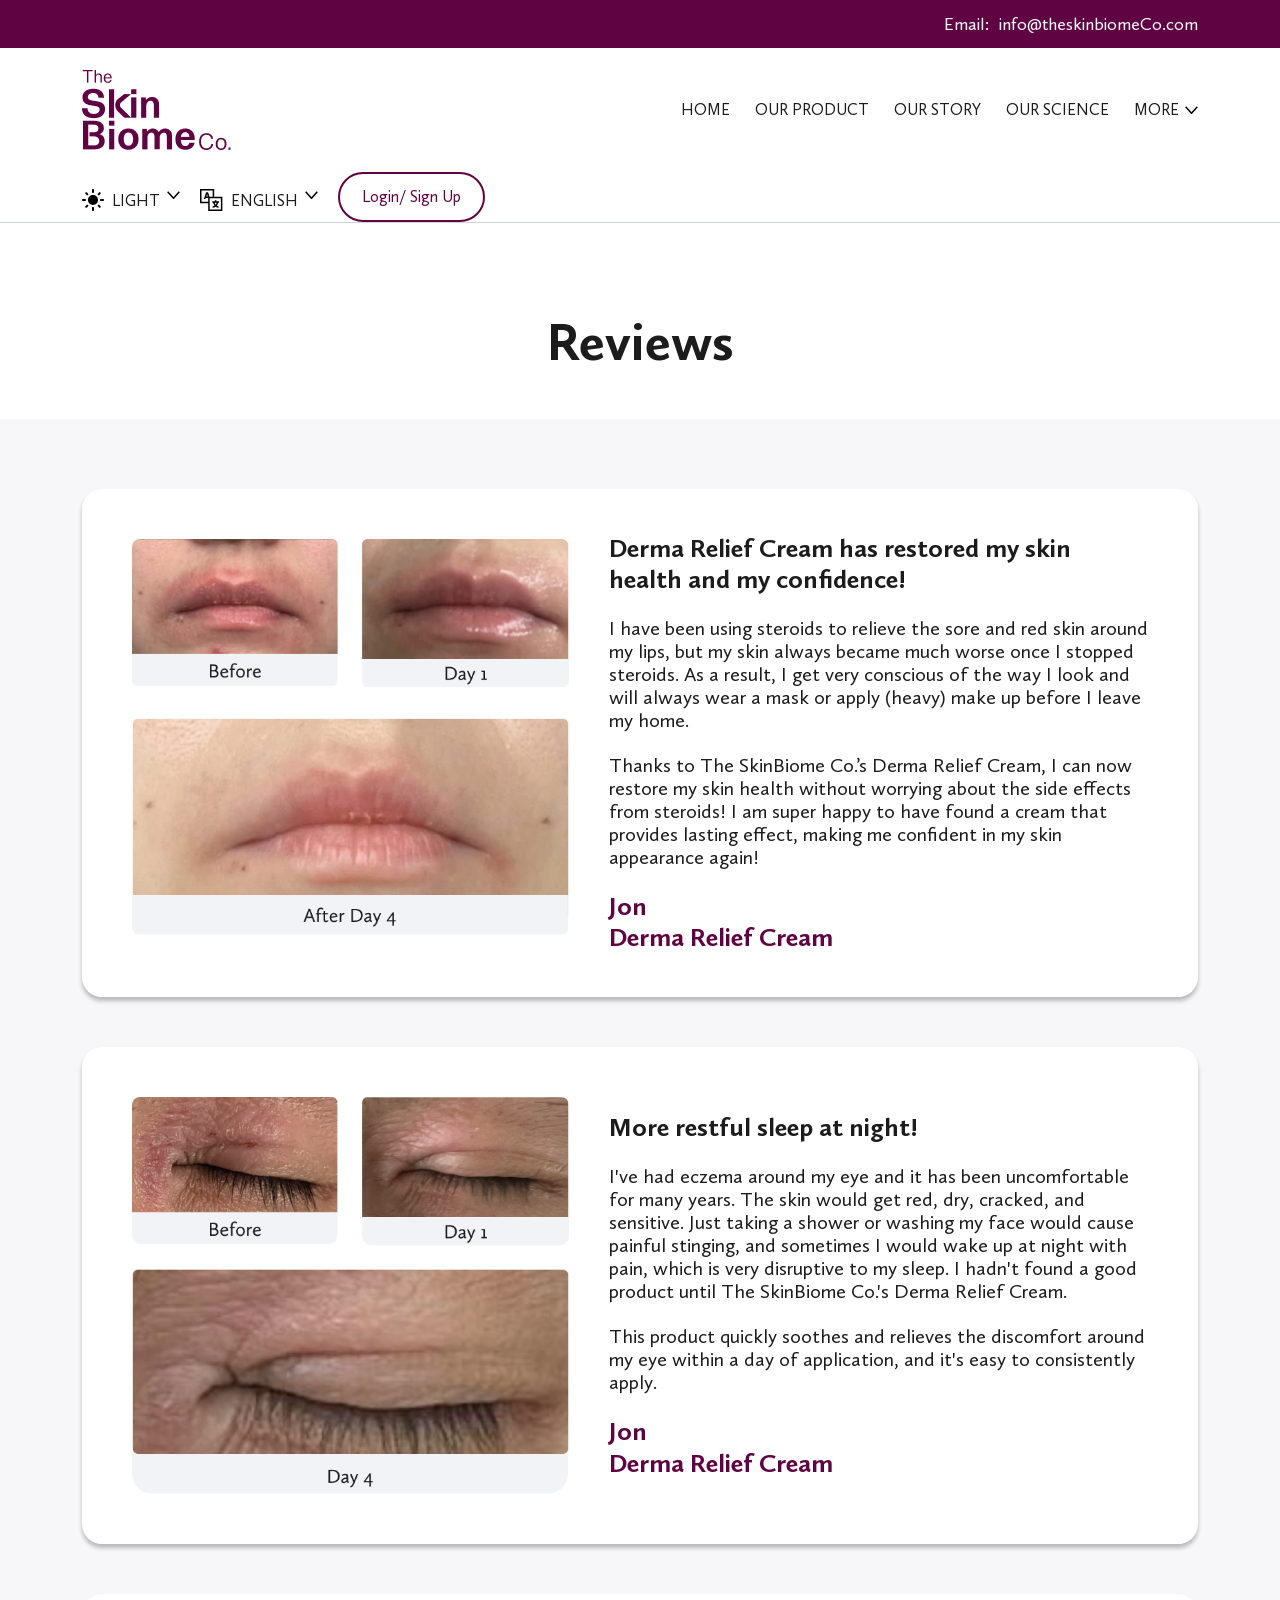
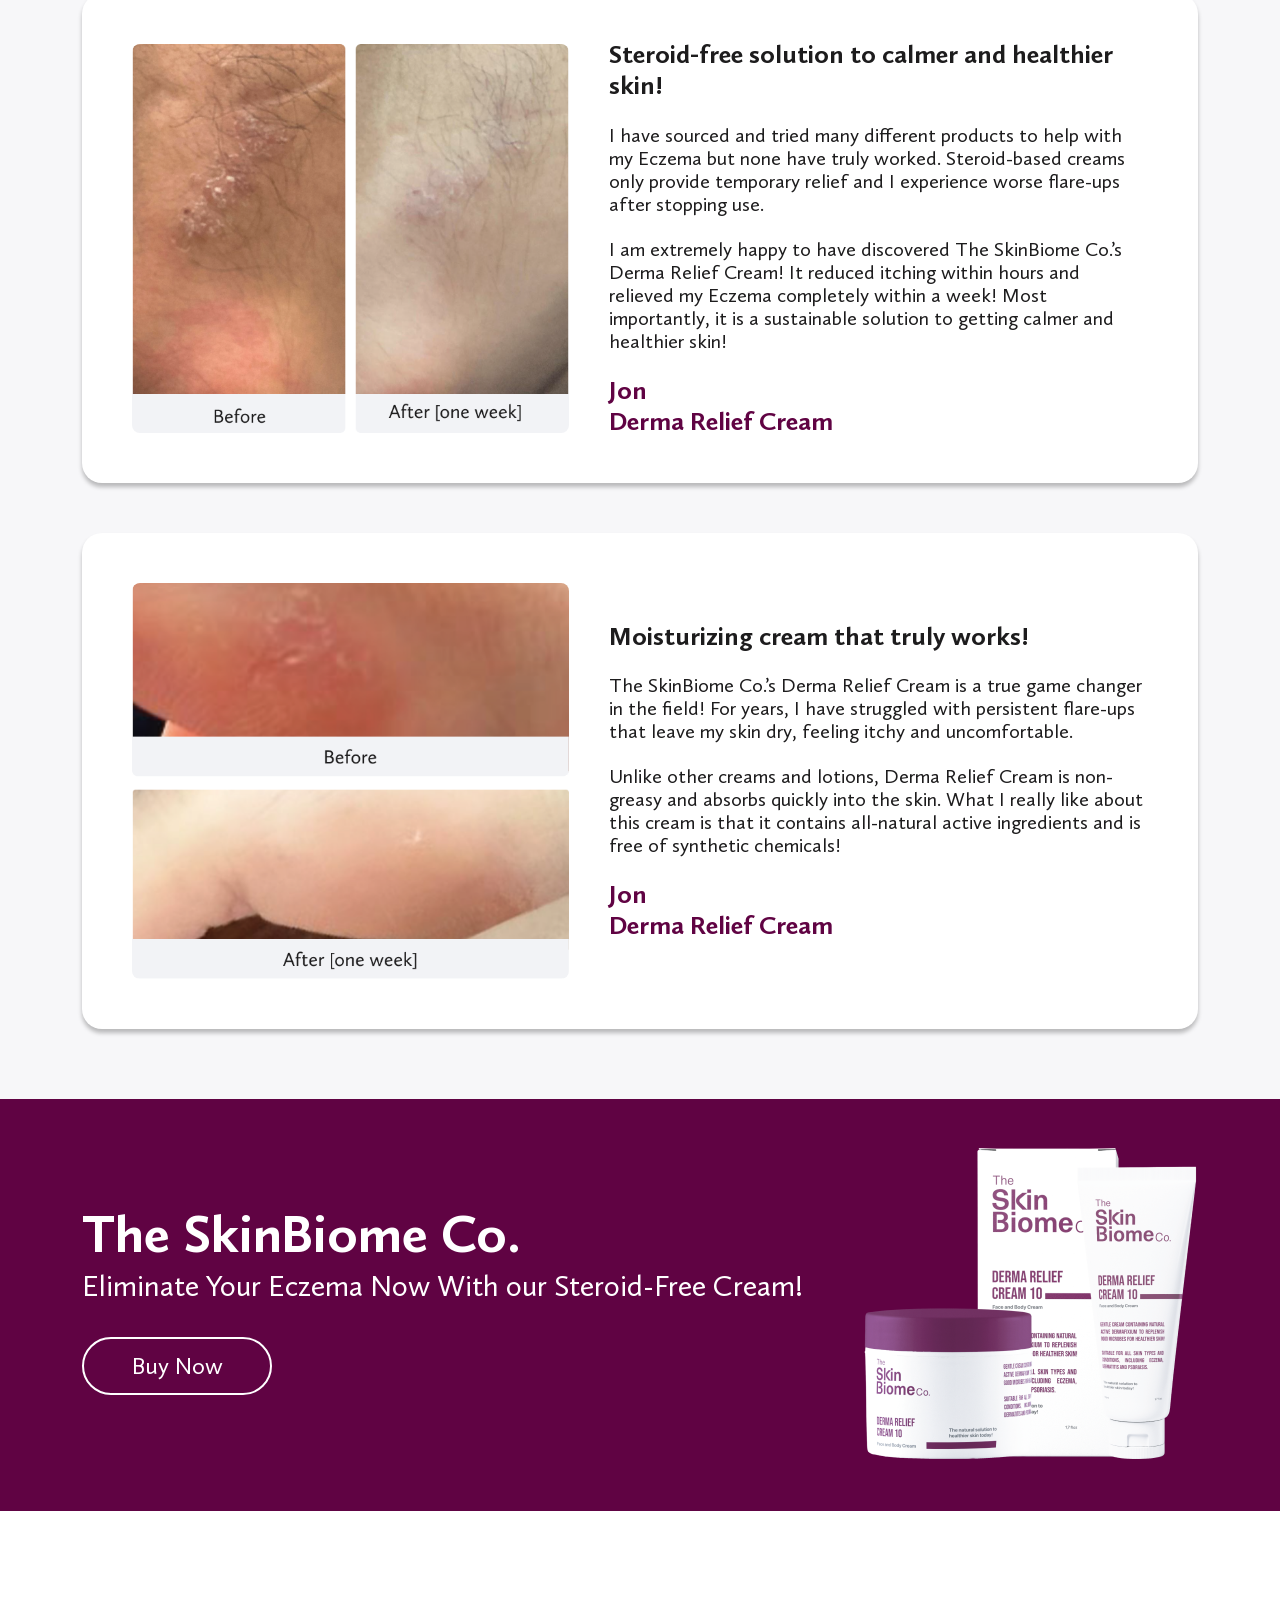
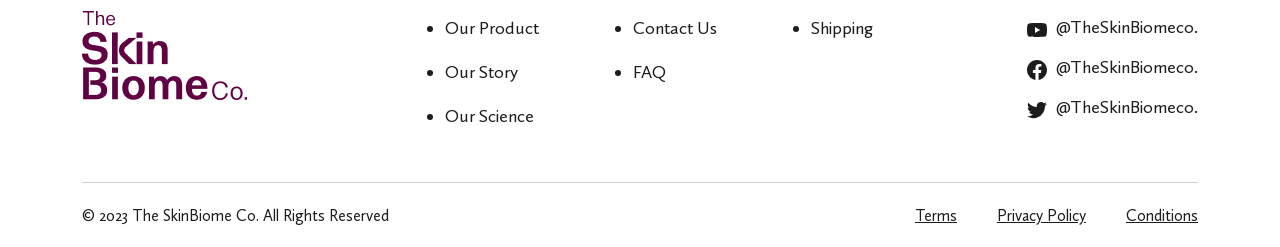
<file: review.html>
<!doctype html>
<html class="no-js" lang="zxx">

<head>
    <meta charset="utf-8">
    <meta http-equiv="x-ua-compatible" content="ie=edge">
    <title>The Skin Biomeco - Woocommerce Shop - Faq</title>
    <meta name="author" content="The Skin Biomeco">
    <meta name="description" content="The Skin Biomeco - Woocommerce Shop">
    <meta name="keywords" content="The Skin Biomeco - Woocommerce Shop">
    <meta name="robots" content="INDEX,FOLLOW">

    <!-- Mobile Specific Metas -->
    <meta name="viewport" content="width=device-width, initial-scale=1, shrink-to-fit=no">

    <!-- Favicons - Place favicon.ico in the root directory -->
    <link rel="apple-touch-icon" sizes="57x57" href="assets/img/favicons/apple-icon-57x57.png">
    <link rel="apple-touch-icon" sizes="60x60" href="assets/img/favicons/apple-icon-60x60.png">
    <link rel="apple-touch-icon" sizes="72x72" href="assets/img/favicons/apple-icon-72x72.png">
    <link rel="apple-touch-icon" sizes="76x76" href="assets/img/favicons/apple-icon-76x76.png">
    <link rel="apple-touch-icon" sizes="114x114" href="assets/img/favicons/apple-icon-114x114.png">
    <link rel="apple-touch-icon" sizes="120x120" href="assets/img/favicons/apple-icon-120x120.png">
    <link rel="apple-touch-icon" sizes="144x144" href="assets/img/favicons/apple-icon-144x144.png">
    <link rel="apple-touch-icon" sizes="152x152" href="assets/img/favicons/apple-icon-152x152.png">
    <link rel="apple-touch-icon" sizes="180x180" href="assets/img/favicons/apple-icon-180x180.png">
    <link rel="icon" type="image/png" sizes="192x192" href="assets/img/favicons/android-icon-192x192.png">
    <link rel="icon" type="image/png" sizes="32x32" href="assets/img/favicons/favicon-32x32.png">
    <link rel="icon" type="image/png" sizes="96x96" href="assets/img/favicons/favicon-96x96.png">
    <link rel="icon" type="image/png" sizes="16x16" href="assets/img/favicons/favicon-16x16.png">
    <link rel="manifest" href="assets/img/favicons/manifest.json">
    <meta name="msapplication-TileColor" content="#ffffff">
    <meta name="msapplication-TileImage" content="assets/img/favicons/ms-icon-144x144.png">
    <meta name="theme-color" content="#ffffff">

    <!--==============================
	  Import Fonts
	============================== -->
    <link rel="preconnect" href="https://fonts.googleapis.com">
    <link rel="preconnect" href="https://fonts.gstatic.com" crossorigin>
    <link href="https://fonts.googleapis.com/css2?family=Noto+Sans+KR:wght@100;300;400;500;700;900&family=Source+Sans+Pro:wght@200;300;400;600;700&display=swap" rel="stylesheet">

    <!--==============================
	    All CSS File
	============================== -->
    <!-- Bootstrap -->
    <link rel="stylesheet" href="assets/css/bootstrap.min.css">
    <!-- Slick Slider -->
    <link rel="stylesheet" href="assets/css/splide.min.css">
    <!-- Theme Custom CSS -->
    <link rel="stylesheet" href="assets/css/style.css">

</head>

<body>


    <!--[if lte IE 9]>
    	<p class="browserupgrade">You are using an <strong>outdated</strong> browser. Please <a href="https://browsehappy.com/">upgrade your browser</a> to improve your experience and security.</p>
  <![endif]-->



    <!--********************************
   		Code Start From Here 
	******************************** -->


    <!--==============================
    Mobile Menu
============================== -->
    <div class="ot-menu-wrapper">
        <div class="ot-menu-area">
            <button class="ot-menu-toggle">
                <svg width="12" height="12" viewBox="0 0 12 12" fill="none" xmlns="http://www.w3.org/2000/svg">
                    <path d="M11 1L1 11M1 1L11 11" stroke="black" stroke-width="2" stroke-linecap="round" stroke-linejoin="round" />
                </svg>
            </button>
            <div class="mobile-logo">
                <a href="index.html"><img src="assets/img/logo.png" alt="The Skin Biomeco"></a>
            </div>
            <div class="menu-scroll">
                <div class="ot-menu-inner">
                    <div class="ot-mobile-menu">
                        <ul>
                            <li><a href="index.html">Home</a></li>
                            <li><a href="shop.html">Our Product</a></li>
                            <li><a href="about.html">Our Story</a></li>
                            <li><a href="about.html">Our Science</a></li>
                            <li class="menu-item-has-children">
                                <a href="#">More</a>
                                <ul class="sub-menu">
                                    <li><a href="shop.html">Hot Sale</a></li>
                                    <li><a href="shop.html">Discount</a></li>
                                    <li><a href="shop.html">50% Off</a></li>
                                </ul>
                            </li>
                        </ul>
                    </div>
                    <div class="ot-mobile-menu d-block d-md-none mt-30">
                        <div class="header-menu-button">
                            <div class="dropdown-link">
                                <a class="dropdown-toggle" href="#" role="button" id="dropdownMenuLink4" data-bs-toggle="dropdown" aria-expanded="false">
                                    <svg class="dark" width="21" height="20" viewBox="0 0 21 20" fill="none" xmlns="http://www.w3.org/2000/svg">
                                        <path d="M10.7823 20C16.3053 20 20.7823 15.523 20.7823 10C20.7823 9.537 20.0883 9.46 19.8493 9.857C19.3396 10.7013 18.6444 11.4186 17.8164 11.9545C16.9883 12.4903 16.0492 12.8307 15.0702 12.9499C14.0911 13.0691 13.0978 12.9639 12.1654 12.6423C11.233 12.3207 10.386 11.7911 9.68863 11.0937C8.99122 10.3963 8.46167 9.54933 8.14007 8.61695C7.81848 7.68457 7.71328 6.69123 7.83245 5.71217C7.95161 4.73311 8.29202 3.794 8.82788 2.96599C9.36374 2.13797 10.081 1.44275 10.9253 0.933C11.3223 0.693 11.2453 0 10.7823 0C5.25935 0 0.782349 4.477 0.782349 10C0.782349 15.523 5.25935 20 10.7823 20Z" fill="black" />
                                    </svg>


                                    <svg class="light" width="22" height="22" viewBox="0 0 22 22" fill="none" xmlns="http://www.w3.org/2000/svg">
                                        <path d="M11 16C9.61667 16 8.43734 15.5123 7.462 14.537C6.48667 13.5617 5.99934 12.3827 6 11C6 9.61667 6.48767 8.43734 7.463 7.462C8.43834 6.48667 9.61734 5.99934 11 6C12.3833 6 13.5627 6.48767 14.538 7.463C15.5133 8.43834 16.0007 9.61734 16 11C16 12.3833 15.5123 13.5627 14.537 14.538C13.5617 15.5133 12.3827 16.0007 11 16ZM1 12C0.71667 12 0.479003 11.904 0.287003 11.712C0.0950034 11.52 -0.000663206 11.2827 3.46021e-06 11C3.46021e-06 10.7167 0.0960034 10.479 0.288003 10.287C0.480003 10.095 0.717337 9.99934 1 10H3C3.28334 10 3.521 10.096 3.713 10.288C3.905 10.48 4.00067 10.7173 4 11C4 11.2833 3.904 11.521 3.712 11.713C3.52 11.905 3.28267 12.0007 3 12H1ZM19 12C18.7167 12 18.479 11.904 18.287 11.712C18.095 11.52 17.9993 11.2827 18 11C18 10.7167 18.096 10.479 18.288 10.287C18.48 10.095 18.7173 9.99934 19 10H21C21.2833 10 21.521 10.096 21.713 10.288C21.905 10.48 22.0007 10.7173 22 11C22 11.2833 21.904 11.521 21.712 11.713C21.52 11.905 21.2827 12.0007 21 12H19ZM11 4C10.7167 4 10.479 3.904 10.287 3.712C10.095 3.52 9.99934 3.28267 10 3V1C10 0.71667 10.096 0.479003 10.288 0.287003C10.48 0.0950034 10.7173 -0.000663206 11 3.46021e-06C11.2833 3.46021e-06 11.521 0.0960034 11.713 0.288003C11.905 0.480003 12.0007 0.717337 12 1V3C12 3.28334 11.904 3.521 11.712 3.713C11.52 3.905 11.2827 4.00067 11 4ZM11 22C10.7167 22 10.479 21.904 10.287 21.712C10.095 21.52 9.99934 21.2827 10 21V19C10 18.7167 10.096 18.479 10.288 18.287C10.48 18.095 10.7173 17.9993 11 18C11.2833 18 11.521 18.096 11.713 18.288C11.905 18.48 12.0007 18.7173 12 19V21C12 21.2833 11.904 21.521 11.712 21.713C11.52 21.905 11.2827 22.0007 11 22ZM4.65 6.05L3.575 5C3.375 4.81667 3.279 4.58334 3.287 4.3C3.295 4.01667 3.391 3.775 3.575 3.575C3.775 3.375 4.01667 3.275 4.3 3.275C4.58334 3.275 4.81667 3.375 5 3.575L6.05 4.65C6.23334 4.85 6.325 5.08334 6.325 5.35C6.325 5.61667 6.23334 5.85 6.05 6.05C5.86667 6.25 5.63767 6.346 5.363 6.338C5.08834 6.33 4.85067 6.234 4.65 6.05ZM17 18.425L15.95 17.35C15.7667 17.15 15.675 16.9123 15.675 16.637C15.675 16.3617 15.7667 16.1327 15.95 15.95C16.1333 15.75 16.3627 15.6543 16.638 15.663C16.9133 15.6717 17.1507 15.7673 17.35 15.95L18.425 17C18.625 17.1833 18.721 17.4167 18.713 17.7C18.705 17.9833 18.609 18.225 18.425 18.425C18.225 18.625 17.9833 18.725 17.7 18.725C17.4167 18.725 17.1833 18.625 17 18.425ZM15.95 6.05C15.75 5.86667 15.654 5.63767 15.662 5.363C15.67 5.08834 15.766 4.85067 15.95 4.65L17 3.575C17.1833 3.375 17.4167 3.279 17.7 3.287C17.9833 3.295 18.225 3.391 18.425 3.575C18.625 3.775 18.725 4.01667 18.725 4.3C18.725 4.58334 18.625 4.81667 18.425 5L17.35 6.05C17.15 6.23334 16.9167 6.325 16.65 6.325C16.3833 6.325 16.15 6.23334 15.95 6.05ZM3.575 18.425C3.375 18.225 3.275 17.9833 3.275 17.7C3.275 17.4167 3.375 17.1833 3.575 17L4.65 15.95C4.85 15.7667 5.08734 15.675 5.362 15.675C5.63667 15.675 5.866 15.7667 6.05 15.95C6.25 16.1333 6.346 16.3627 6.338 16.638C6.33 16.9133 6.234 17.1507 6.05 17.35L5 18.425C4.81667 18.625 4.58334 18.721 4.3 18.713C4.01667 18.705 3.775 18.609 3.575 18.425Z" fill="black" />
                                    </svg>
                                    <span class="light">Light</span>
                                    <span class="dark">Dark</span>
                                </a>
                                <ul class="dropdown-menu" aria-labelledby="dropdownMenuLink4">
                                    <li>
                                        <a class="light-select" href="#">Light</a>
                                        <a class="dark-select" href="#">Dark</a>
                                    </li>
                                </ul>
                            </div>
                            <div class="dropdown-link language-toggle">
                                <a class="dropdown-toggle" href="#" role="button" id="dropdownMenuLink3" data-bs-toggle="dropdown" aria-expanded="false">
                                    <svg width="23" height="22" viewBox="0 0 23 22" fill="none" xmlns="http://www.w3.org/2000/svg">
                                        <path d="M14.1695 0H0V14.1695H8.20339V22H22.3729V7.83051H14.1695V0ZM6.16676 3.35593L3.82637 10.0352H5.40678L5.7874 8.94915H8.20339V12.678H1.49153V1.49153H12.678V7.83051H9.57056L8.00297 3.35593H6.16676ZM7.8595 7.45763H6.30999L7.08475 5.24653L7.8595 7.45763ZM20.8814 9.32203V20.5085H9.69491V9.32203H20.8814Z" fill="black" />
                                        <path d="M14.0499 16.0563C14.1925 16.2854 14.3496 16.5052 14.5201 16.7144C13.9795 17.006 13.3654 17.152 12.6781 17.1525V18.6441C13.8033 18.6441 14.8086 18.3454 15.6611 17.7667C16.5136 18.3454 17.5189 18.6441 18.6442 18.6441V17.1525C17.9582 17.1525 17.3442 17.0064 16.8021 16.7141C16.9726 16.505 17.1297 16.2853 17.2723 16.0563C17.7022 15.3574 18.0183 14.5947 18.2089 13.7966H19.017V12.3051H16.4069V11.1864H14.9153V12.3051H12.3052V13.7966H13.1133C13.3039 14.5947 13.62 15.3574 14.0499 16.0563ZM16.6646 13.7966C16.5103 14.3128 16.2894 14.8067 16.0074 15.2658C15.9021 15.435 15.7864 15.5977 15.6611 15.7527C15.5449 15.6091 15.4371 15.4589 15.3381 15.3029C15.0447 14.8336 14.8157 14.327 14.6574 13.7966H16.6646Z" fill="black" />
                                    </svg>
                                    English
                                </a>
                                <ul class="dropdown-menu" aria-labelledby="dropdownMenuLink3">
                                    <li>
                                        <a href="#">English</a>
                                        <a href="#">Italian</a>
                                    </li>
                                </ul>
                            </div>
                            <a href="#" class="ot-btn style2">Login/ Sign up</a>
                        </div>
                    </div>
                </div>
            </div>
        </div>
    </div>
    <!--==============================
    Header Area
==============================-->
    <header class="ot-header border-bottom">
        <div class="header-top bg-theme py-2">
            <div class="container">
                <div class="header-mail">
                    Email:
                    <a href="mailto:info@theskinbiomeCo.com">info@theskinbiomeCo.com</a>
                </div>
            </div>
        </div>
        <!--header-top-wrapper end-->
        <div class="sticky-wrapper">
            <!-- Main Menu Area -->
            <div class="menu-area">
                <div class="container">
                    <div class="row align-items-center justify-content-between">
                        <div class="col-auto d-flex align-items-center">
                            <div class="d-inline-block d-xl-none mr-15">
                                <button type="button" class="simple-icon ot-menu-toggle">
                                    <svg xmlns="http://www.w3.org/2000/svg" width="22" height="22" viewBox="0 0 16 16">
                                        <path fill="currentColor" fill-rule="evenodd" d="M14 5H2V3h12v2zm0 4H2V7h12v2zM2 13h12v-2H2v2z" clip-rule="evenodd" />
                                    </svg>
                                </button>
                            </div>
                            <div class="header-logo">
                                <a href="index.html">
                                    <img src="assets/img/logo.png" alt="The Skin Biomeco">
                                </a>
                            </div>
                        </div>
                        <div class="col-auto d-none d-xl-block">
                            <nav class="main-menu">
                                <ul>
                                    <li><a href="index.html">Home</a></li>
                                    <li><a href="shop.html">Our Product</a></li>
                                    <li><a href="about.html">Our Story</a></li>
                                    <li><a href="about.html">Our Science</a></li>
                                    <li class="menu-item-has-children">
                                        <a href="#">More</a>
                                        <ul class="sub-menu">
                                            <li><a href="shop.html">Hot Sale</a></li>
                                            <li><a href="shop.html">Discount</a></li>
                                            <li><a href="shop.html">50% Off</a></li>
                                        </ul>
                                    </li>
                                </ul>
                            </nav>
                        </div>

                        <div class="col-auto">
                            <div class="header-button">
                                <div class="dropdown-link">
                                    <a class="dropdown-toggle" href="#" role="button" id="dropdownMenuLink1" data-bs-toggle="dropdown" aria-expanded="false">
                                        <svg class="dark" width="21" height="20" viewBox="0 0 21 20" fill="none" xmlns="http://www.w3.org/2000/svg">
                                            <path d="M10.7823 20C16.3053 20 20.7823 15.523 20.7823 10C20.7823 9.537 20.0883 9.46 19.8493 9.857C19.3396 10.7013 18.6444 11.4186 17.8164 11.9545C16.9883 12.4903 16.0492 12.8307 15.0702 12.9499C14.0911 13.0691 13.0978 12.9639 12.1654 12.6423C11.233 12.3207 10.386 11.7911 9.68863 11.0937C8.99122 10.3963 8.46167 9.54933 8.14007 8.61695C7.81848 7.68457 7.71328 6.69123 7.83245 5.71217C7.95161 4.73311 8.29202 3.794 8.82788 2.96599C9.36374 2.13797 10.081 1.44275 10.9253 0.933C11.3223 0.693 11.2453 0 10.7823 0C5.25935 0 0.782349 4.477 0.782349 10C0.782349 15.523 5.25935 20 10.7823 20Z" fill="black" />
                                        </svg>


                                        <svg class="light" width="22" height="22" viewBox="0 0 22 22" fill="none" xmlns="http://www.w3.org/2000/svg">
                                            <path d="M11 16C9.61667 16 8.43734 15.5123 7.462 14.537C6.48667 13.5617 5.99934 12.3827 6 11C6 9.61667 6.48767 8.43734 7.463 7.462C8.43834 6.48667 9.61734 5.99934 11 6C12.3833 6 13.5627 6.48767 14.538 7.463C15.5133 8.43834 16.0007 9.61734 16 11C16 12.3833 15.5123 13.5627 14.537 14.538C13.5617 15.5133 12.3827 16.0007 11 16ZM1 12C0.71667 12 0.479003 11.904 0.287003 11.712C0.0950034 11.52 -0.000663206 11.2827 3.46021e-06 11C3.46021e-06 10.7167 0.0960034 10.479 0.288003 10.287C0.480003 10.095 0.717337 9.99934 1 10H3C3.28334 10 3.521 10.096 3.713 10.288C3.905 10.48 4.00067 10.7173 4 11C4 11.2833 3.904 11.521 3.712 11.713C3.52 11.905 3.28267 12.0007 3 12H1ZM19 12C18.7167 12 18.479 11.904 18.287 11.712C18.095 11.52 17.9993 11.2827 18 11C18 10.7167 18.096 10.479 18.288 10.287C18.48 10.095 18.7173 9.99934 19 10H21C21.2833 10 21.521 10.096 21.713 10.288C21.905 10.48 22.0007 10.7173 22 11C22 11.2833 21.904 11.521 21.712 11.713C21.52 11.905 21.2827 12.0007 21 12H19ZM11 4C10.7167 4 10.479 3.904 10.287 3.712C10.095 3.52 9.99934 3.28267 10 3V1C10 0.71667 10.096 0.479003 10.288 0.287003C10.48 0.0950034 10.7173 -0.000663206 11 3.46021e-06C11.2833 3.46021e-06 11.521 0.0960034 11.713 0.288003C11.905 0.480003 12.0007 0.717337 12 1V3C12 3.28334 11.904 3.521 11.712 3.713C11.52 3.905 11.2827 4.00067 11 4ZM11 22C10.7167 22 10.479 21.904 10.287 21.712C10.095 21.52 9.99934 21.2827 10 21V19C10 18.7167 10.096 18.479 10.288 18.287C10.48 18.095 10.7173 17.9993 11 18C11.2833 18 11.521 18.096 11.713 18.288C11.905 18.48 12.0007 18.7173 12 19V21C12 21.2833 11.904 21.521 11.712 21.713C11.52 21.905 11.2827 22.0007 11 22ZM4.65 6.05L3.575 5C3.375 4.81667 3.279 4.58334 3.287 4.3C3.295 4.01667 3.391 3.775 3.575 3.575C3.775 3.375 4.01667 3.275 4.3 3.275C4.58334 3.275 4.81667 3.375 5 3.575L6.05 4.65C6.23334 4.85 6.325 5.08334 6.325 5.35C6.325 5.61667 6.23334 5.85 6.05 6.05C5.86667 6.25 5.63767 6.346 5.363 6.338C5.08834 6.33 4.85067 6.234 4.65 6.05ZM17 18.425L15.95 17.35C15.7667 17.15 15.675 16.9123 15.675 16.637C15.675 16.3617 15.7667 16.1327 15.95 15.95C16.1333 15.75 16.3627 15.6543 16.638 15.663C16.9133 15.6717 17.1507 15.7673 17.35 15.95L18.425 17C18.625 17.1833 18.721 17.4167 18.713 17.7C18.705 17.9833 18.609 18.225 18.425 18.425C18.225 18.625 17.9833 18.725 17.7 18.725C17.4167 18.725 17.1833 18.625 17 18.425ZM15.95 6.05C15.75 5.86667 15.654 5.63767 15.662 5.363C15.67 5.08834 15.766 4.85067 15.95 4.65L17 3.575C17.1833 3.375 17.4167 3.279 17.7 3.287C17.9833 3.295 18.225 3.391 18.425 3.575C18.625 3.775 18.725 4.01667 18.725 4.3C18.725 4.58334 18.625 4.81667 18.425 5L17.35 6.05C17.15 6.23334 16.9167 6.325 16.65 6.325C16.3833 6.325 16.15 6.23334 15.95 6.05ZM3.575 18.425C3.375 18.225 3.275 17.9833 3.275 17.7C3.275 17.4167 3.375 17.1833 3.575 17L4.65 15.95C4.85 15.7667 5.08734 15.675 5.362 15.675C5.63667 15.675 5.866 15.7667 6.05 15.95C6.25 16.1333 6.346 16.3627 6.338 16.638C6.33 16.9133 6.234 17.1507 6.05 17.35L5 18.425C4.81667 18.625 4.58334 18.721 4.3 18.713C4.01667 18.705 3.775 18.609 3.575 18.425Z" fill="black" />
                                        </svg>
                                        <span class="light">Light</span>
                                        <span class="dark">Dark</span>
                                    </a>
                                    <ul class="dropdown-menu" aria-labelledby="dropdownMenuLink1">
                                        <li>
                                            <a class="light-select" href="#">Light</a>
                                            <a class="dark-select" href="#">Dark</a>
                                        </li>
                                    </ul>
                                </div>
                                <div class="dropdown-link language-toggle">
                                    <a class="dropdown-toggle" href="#" role="button" id="dropdownMenuLink2" data-bs-toggle="dropdown" aria-expanded="false">
                                        <svg width="23" height="22" viewBox="0 0 23 22" fill="none" xmlns="http://www.w3.org/2000/svg">
                                            <path d="M14.1695 0H0V14.1695H8.20339V22H22.3729V7.83051H14.1695V0ZM6.16676 3.35593L3.82637 10.0352H5.40678L5.7874 8.94915H8.20339V12.678H1.49153V1.49153H12.678V7.83051H9.57056L8.00297 3.35593H6.16676ZM7.8595 7.45763H6.30999L7.08475 5.24653L7.8595 7.45763ZM20.8814 9.32203V20.5085H9.69491V9.32203H20.8814Z" fill="black" />
                                            <path d="M14.0499 16.0563C14.1925 16.2854 14.3496 16.5052 14.5201 16.7144C13.9795 17.006 13.3654 17.152 12.6781 17.1525V18.6441C13.8033 18.6441 14.8086 18.3454 15.6611 17.7667C16.5136 18.3454 17.5189 18.6441 18.6442 18.6441V17.1525C17.9582 17.1525 17.3442 17.0064 16.8021 16.7141C16.9726 16.505 17.1297 16.2853 17.2723 16.0563C17.7022 15.3574 18.0183 14.5947 18.2089 13.7966H19.017V12.3051H16.4069V11.1864H14.9153V12.3051H12.3052V13.7966H13.1133C13.3039 14.5947 13.62 15.3574 14.0499 16.0563ZM16.6646 13.7966C16.5103 14.3128 16.2894 14.8067 16.0074 15.2658C15.9021 15.435 15.7864 15.5977 15.6611 15.7527C15.5449 15.6091 15.4371 15.4589 15.3381 15.3029C15.0447 14.8336 14.8157 14.327 14.6574 13.7966H16.6646Z" fill="black" />
                                        </svg>
                                        English
                                    </a>
                                    <ul class="dropdown-menu" aria-labelledby="dropdownMenuLink2">
                                        <li>
                                            <a href="#">English</a>
                                            <a href="#">Italian</a>
                                        </li>
                                    </ul>
                                </div>
                                <a href="#" class="ot-btn style2">Login/ Sign up</a>
                            </div>
                        </div>
                    </div>
                </div>

            </div>
        </div>
    </header>
    <!--==============================
Testimonial Area  
==============================-->
    <section class="space-top">
        <h2 class="sec-title text-center wow fadeInUp" data-wow-delay="0.2s">Reviews</h2>
        <div class="bg-smoke space-extra">
            <div class="container">
                <div class="testi-card-area">
                    <div class="testi-card">
                        <div class="testi-card_img">
                            <img src="assets/img/normal/testimonial_1.png" alt="testimonial">
                        </div>
                        <div class="madia-body">
                            <h3 class="testi-card_title">Derma Relief Cream has restored my skin health and my confidence!</h3>
                            <p class="testi-card_text">I have been using steroids to relieve the sore and red skin around my lips, but my skin always became much worse once I stopped steroids. As a result, I get very conscious of the way I look and will always wear a mask or apply (heavy) make up before I leave my home.</p>
                            <p class="testi-card_text">Thanks to The SkinBiome Co.’s Derma Relief Cream, I can now restore my skin health without worrying about the side effects from steroids! I am super happy to have found a cream that provides lasting effect, making me confident in my skin appearance again!</p>
                            <h3 class="testi-card_name">Jon <br>Derma Relief Cream</h3>
                        </div>
                    </div>
                    <div class="testi-card">
                        <div class="testi-card_img">
                            <img src="assets/img/normal/testimonial_2.png" alt="testimonial">
                        </div>
                        <div class="madia-body">
                            <h3 class="testi-card_title">More restful sleep at night!</h3>
                            <p class="testi-card_text">I've had eczema around my eye and it has been uncomfortable for many years. The skin would get red, dry, cracked, and sensitive. Just taking a shower or washing my face would cause painful stinging, and sometimes I would wake up at night with pain, which is very disruptive to my sleep. I hadn't found a good product until The SkinBiome Co.'s Derma Relief Cream.</p>
                            <p class="testi-card_text">This product quickly soothes and relieves the discomfort around my eye within a day of application, and it's easy to consistently apply.</p>
                            <h3 class="testi-card_name">Jon <br>Derma Relief Cream</h3>
                        </div>
                    </div>
                    <div class="testi-card">
                        <div class="testi-card_img">
                            <img src="assets/img/normal/testimonial_3.png" alt="testimonial">
                        </div>
                        <div class="madia-body">
                            <h3 class="testi-card_title">Steroid-free solution to calmer and healthier skin!</h3>
                            <p class="testi-card_text">I have sourced and tried many different products to help with my Eczema but none have truly worked. Steroid-based creams only provide temporary relief and I experience worse flare-ups after stopping use.</p>
                            <p class="testi-card_text">I am extremely happy to have discovered The SkinBiome Co.’s Derma Relief Cream! It reduced itching within hours and relieved my Eczema completely within a week! Most importantly, it is a sustainable solution to getting calmer and healthier skin!</p>
                            <h3 class="testi-card_name">Jon <br>Derma Relief Cream</h3>
                        </div>
                    </div>
                    <div class="testi-card">
                        <div class="testi-card_img">
                            <img src="assets/img/normal/testimonial_4.png" alt="testimonial">
                        </div>
                        <div class="madia-body">
                            <h3 class="testi-card_title">Moisturizing cream that truly works!</h3>
                            <p class="testi-card_text">The SkinBiome Co.’s Derma Relief Cream is a true game changer in the field! For years, I have struggled with persistent flare-ups that leave my skin dry, feeling itchy and uncomfortable.</p>
                            <p class="testi-card_text">Unlike other creams and lotions, Derma Relief Cream is non-greasy and absorbs quickly into the skin. What I really like about this cream is that it contains all-natural active ingredients and is free of synthetic chemicals!</p>
                            <h3 class="testi-card_name">Jon <br>Derma Relief Cream</h3>
                        </div>
                    </div>
                </div>
            </div>
        </div>
    </section>

    <section class="py-5 bg-theme">
        <div class="container text-center text-lg-start">
            <div class="row align-items-center justify-content-center">
                <div class="col-lg text-center text-lg-start wow fadeInUp" data-wow-delay="0.2s">
                    <h2 class="sec-title text-white mb-0">The SkinBiome Co.</h2>
                    <p class="fs-40 text-white mt-2 mt-lg-0">Eliminate Your Eczema Now With our Steroid-Free Cream!</p>
                    <div class="d-none d-lg-block mt-30">
                        <a href="#" class="ot-btn style4">buy now</a>
                    </div>
                </div>
                <div class="col-lg-auto wow fadeInUp" data-wow-delay="0.3s">
                    <div class="logo-color text-center mt-2 mt-lg-0">
                        <img src="assets/img/product/cream_img_2.png" alt="product">
                    </div>
                    <div class="d-block d-lg-none mt-30">
                        <a href="#" class="ot-btn style4 btn-full">buy now</a>
                    </div>
                </div>
            </div>

        </div>
    </section>

    <!--==============================
Footer Area
==============================-->
    <footer class="footer-wrapper ">
        <div class="widget-area">
            <div class="container">
                <div class="row justify-content-between">
                    <div class="col-md-auto wow fadeInUp" data-wow-delay="0.1s">
                        <div class="widget footer-widget">
                            <div class="footer-logo">
                                <img src="assets/img/logo-footer.png" alt="The Skin Biomeco">
                            </div>
                        </div>
                    </div>
                    <div class="col-md-auto col-sm-7 me-auto wow fadeInUp" data-wow-delay="0.2s">
                        <div class="widget footer-widget widget_nav_menu">
                            <div class="all-menu">
                                <ul class="menu">
                                    <li><a href="about.html">Our Product</a></li>
                                    <li><a href="about.html">Our Story</a></li>
                                    <li><a href="quote.html">Our Science</a></li>
                                </ul>
                                <ul class="menu">
                                    <li><a href="about.html">Contact Us</a></li>
                                    <li><a href="about.html">FAQ</a></li>
                                    <li class="d-list-item d-lg-none"><a href="about.html">Shipping</a></li>
                                </ul>
                                <ul class="menu d-none d-lg-block">
                                    <li><a href="about.html">Shipping</a></li>
                                </ul>
                            </div>
                        </div>
                    </div>
                    <div class="col-md-auto col-sm-5 wow fadeInUp" data-wow-delay="0.3s">
                        <div class="widget footer-widget">
                            <div class="social-links">
                                <a href="#">
                                    <svg width="20" height="14" viewBox="0 0 20 14" fill="none" xmlns="http://www.w3.org/2000/svg">
                                        <path d="M19.5781 2.1856C19.4643 1.76279 19.2414 1.37729 18.9318 1.06768C18.6222 0.758072 18.2367 0.535212 17.8139 0.421406C16.2568 1.27717e-07 10 0 10 0C10 0 3.74319 1.27717e-07 2.18613 0.421406C1.76333 0.535212 1.37783 0.758072 1.06822 1.06768C0.758609 1.37729 0.535749 1.76279 0.421943 2.1856C0.131206 3.77356 -0.00988125 5.3853 0.000537425 6.99962C-0.00988125 8.61395 0.131206 10.2257 0.421943 11.8137C0.535749 12.2365 0.758609 12.622 1.06822 12.9316C1.37783 13.2412 1.76333 13.464 2.18613 13.5778C3.74319 13.9992 10 13.9992 10 13.9992C10 13.9992 16.2568 13.9992 17.8139 13.5778C18.2367 13.464 18.6222 13.2412 18.9318 12.9316C19.2414 12.622 19.4643 12.2365 19.5781 11.8137C19.8688 10.2257 20.0099 8.61395 19.9995 6.99962C20.0099 5.3853 19.8688 3.77356 19.5781 2.1856ZM8.00011 9.99946V3.99979L13.1927 6.99962L8.00011 9.99946Z" fill="#1D1C1D" />
                                    </svg>
                                    @TheSkinBiomeco.
                                </a>
                                <a href="#">
                                    <svg width="20" height="20" viewBox="0 0 20 20" fill="none" xmlns="http://www.w3.org/2000/svg">
                                        <path fill-rule="evenodd" clip-rule="evenodd" d="M20 9.99902C20 4.4767 15.5223 -0.000976562 10 -0.000976562C4.47768 -0.000976562 0 4.4767 0 9.99902C0 14.9901 3.65625 19.1271 8.4375 19.878V12.8905H5.89777V9.99902H8.4375V7.7959C8.4375 5.29009 9.9308 3.90483 12.2147 3.90483C13.3089 3.90483 14.4536 4.10036 14.4536 4.10036V6.56152H13.192C11.9504 6.56152 11.5621 7.33206 11.5621 8.12402V9.99902H14.3353L13.8924 12.8905H11.5625V19.8789C16.3438 19.1285 20 14.9914 20 9.99902Z" fill="#1D1C1D" />
                                    </svg>
                                    @TheSkinBiomeco.
                                </a>
                                <a href="#">
                                    <svg width="20" height="18" viewBox="0 0 20 18" fill="none" xmlns="http://www.w3.org/2000/svg">
                                        <path d="M20 2.80348C19.2512 3.13522 18.4568 3.35287 17.6435 3.44917C18.5002 2.93656 19.1413 2.12995 19.4473 1.17964C18.642 1.65769 17.7608 1.99432 16.8419 2.17493C16.458 1.76545 15.9941 1.43917 15.4789 1.21632C14.9638 0.993467 14.4083 0.878791 13.847 0.879397C11.5811 0.879397 9.74378 2.71621 9.74378 4.98261C9.74378 5.3039 9.78014 5.61739 9.85027 5.9179C6.44001 5.74674 3.41675 4.11304 1.39293 1.63028C1.02803 2.2565 0.836286 2.96853 0.83737 3.69331C0.836832 4.36887 1.00318 5.03411 1.32162 5.6299C1.64007 6.2257 2.10076 6.73361 2.66275 7.1085C2.01127 7.08781 1.37415 6.91186 0.804384 6.59528C0.803865 6.61242 0.803865 6.6293 0.803865 6.64696C0.803865 8.63442 2.2181 10.2928 4.09491 10.6702C3.49058 10.8338 2.85695 10.8578 2.24199 10.7403C2.76405 12.3701 4.27931 13.5568 6.07483 13.5901C4.62136 14.7307 2.82652 15.3494 0.978923 15.3466C0.647767 15.3466 0.321286 15.3274 0 15.2892C1.87612 16.4947 4.05962 17.1345 6.28963 17.1323C13.8369 17.1323 17.964 10.8803 17.964 5.4587C17.964 5.28104 17.9598 5.10365 17.952 4.92729C18.7558 4.34703 19.4493 3.62778 20 2.80348Z" fill="#1D1C1D" />
                                    </svg>
                                    @TheSkinBiomeco.
                                </a>
                            </div>
                        </div>
                    </div>
                </div>
            </div>
        </div>
        <div class="container">
            <div class="copyright-wrap">
                <div class="row gy-2 align-items-center justify-content-between">
                    <div class="col-md-auto wow fadeInUp" data-wow-delay="0.4s">
                        <p class="copyright">© 2023 The SkinBiome Co. All Rights Reserved</p>
                    </div>
                    <div class="col-md-auto wow fadeInUp" data-wow-delay="0.5s">
                        <div class="footer-menu">
                            <ul>
                                <li><a href="#">Terms</a></li>
                                <li><a href="#">Privacy policy</a></li>
                                <li><a href="#">Conditions</a></li>
                            </ul>
                        </div>
                    </div>
                </div>
            </div>

        </div>
    </footer>


    <!--********************************
        Code End  Here 
******************************** -->
    <!--==============================
        All Js File
    ============================== -->
    <!-- Jquery -->
    <script src="assets/js/vendor/jquery-3.6.0.min.js"></script>
    <!-- Slick Slider -->
    <script src="assets/js/splide.min.js"></script>
    <!-- Bootstrap -->
    <script src="assets/js/bootstrap.bundle.min.js"></script>
    <!-- Wow Animation -->
    <script src="assets/js/wow.min.js"></script>
    <!-- Main Js File -->
    <script src="assets/js/main.js"></script>

</body>

</html>
</file>
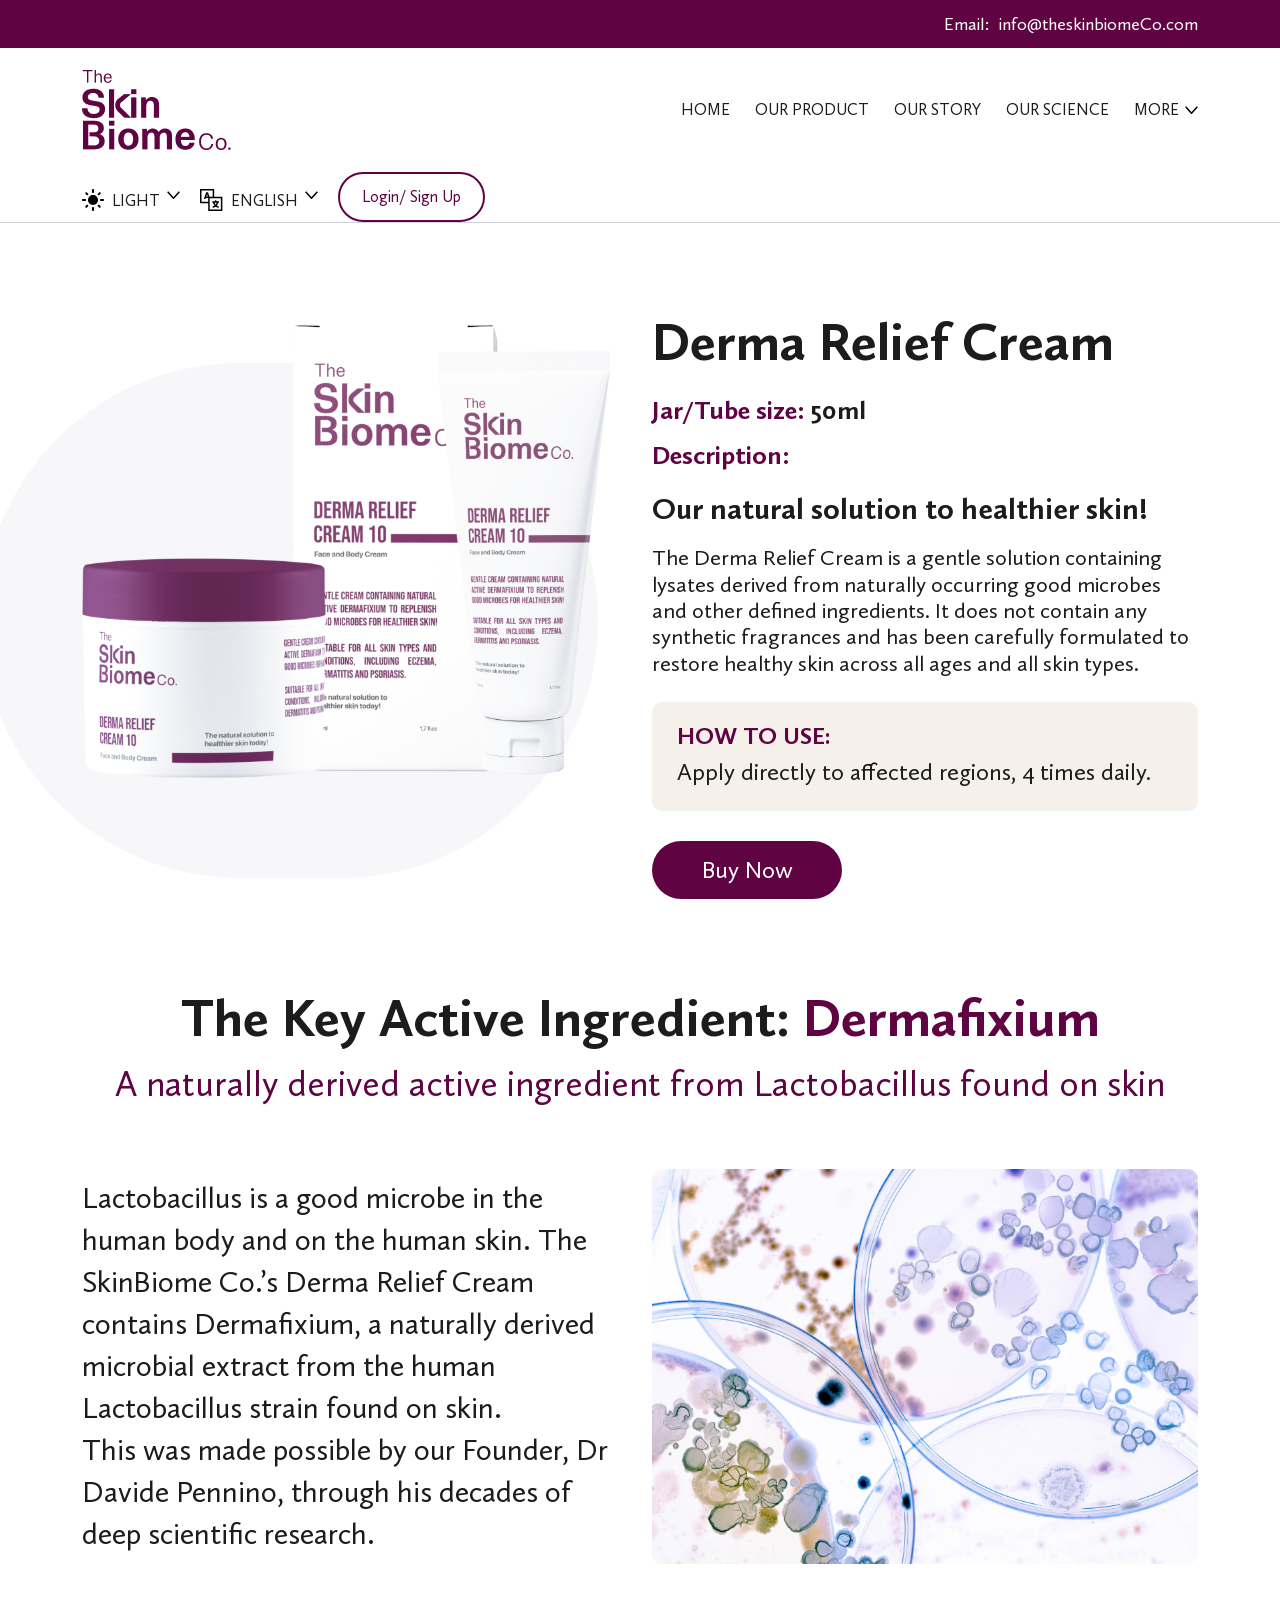
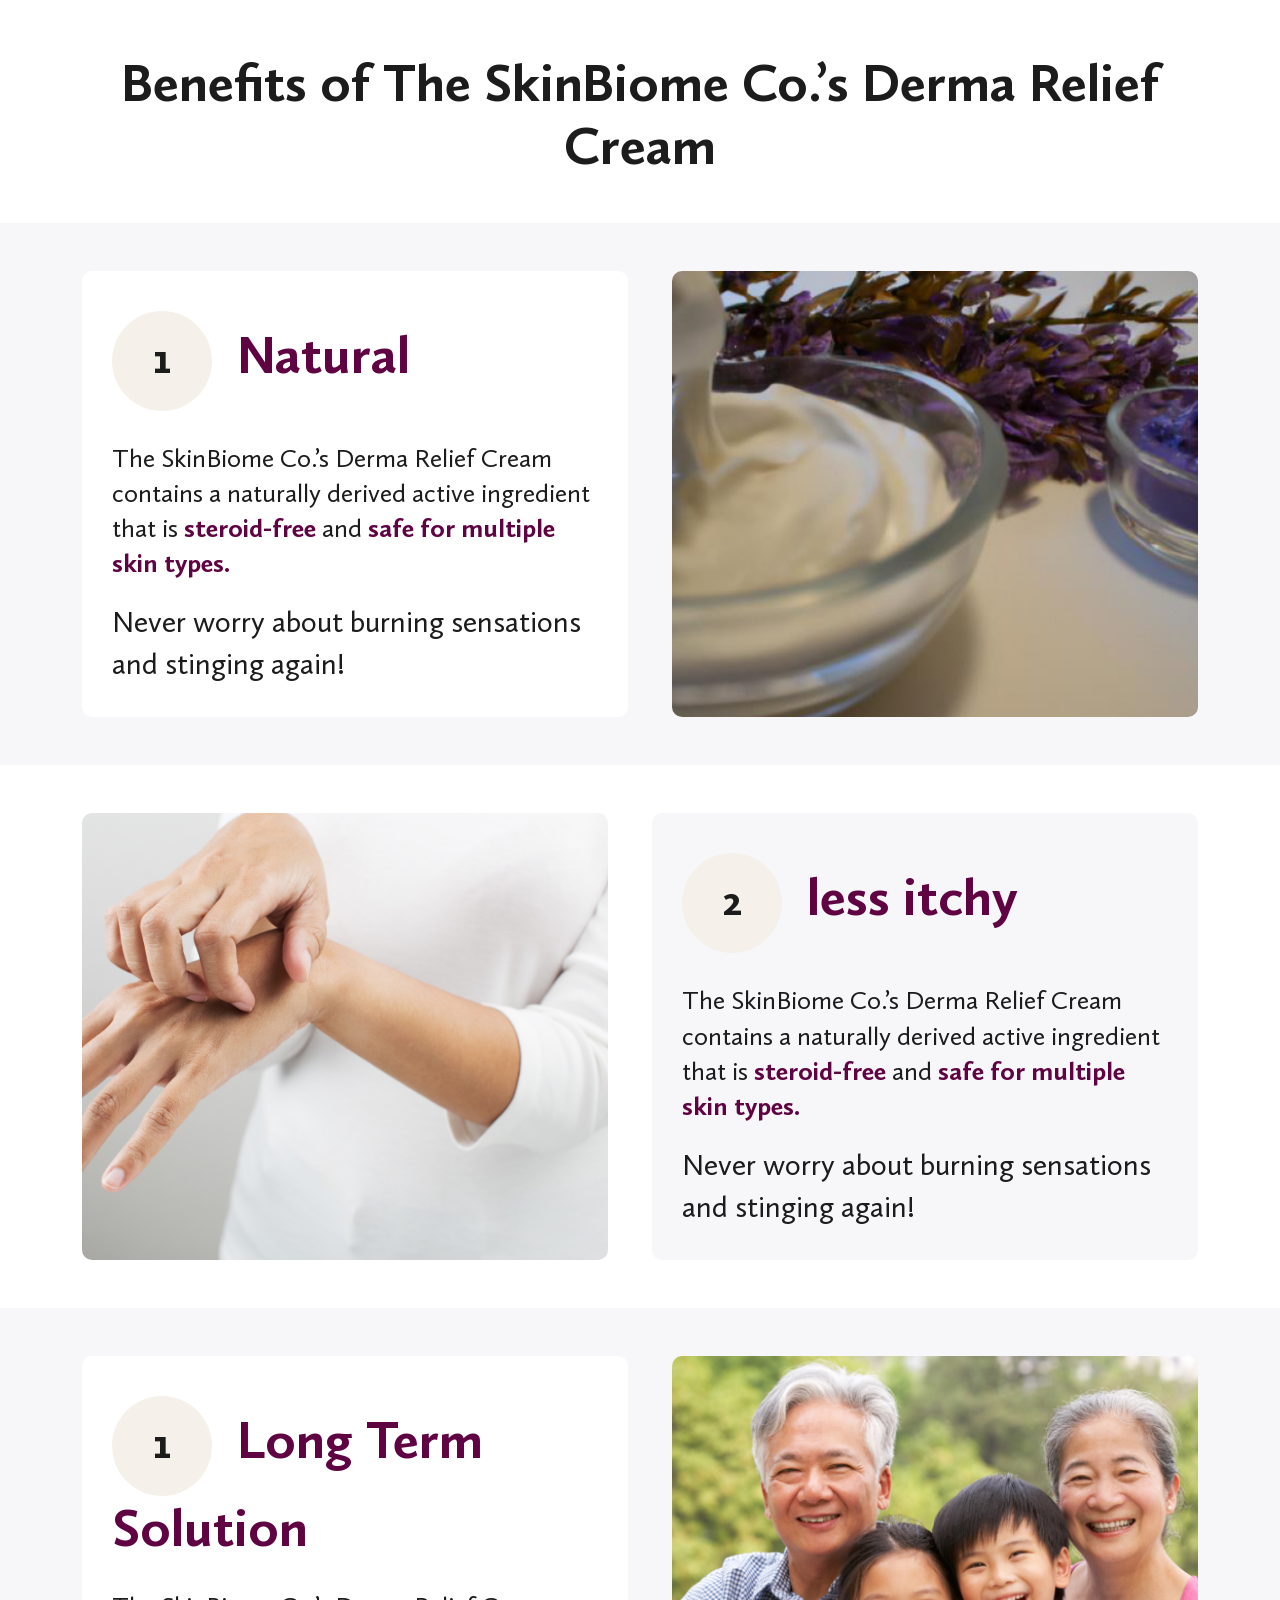
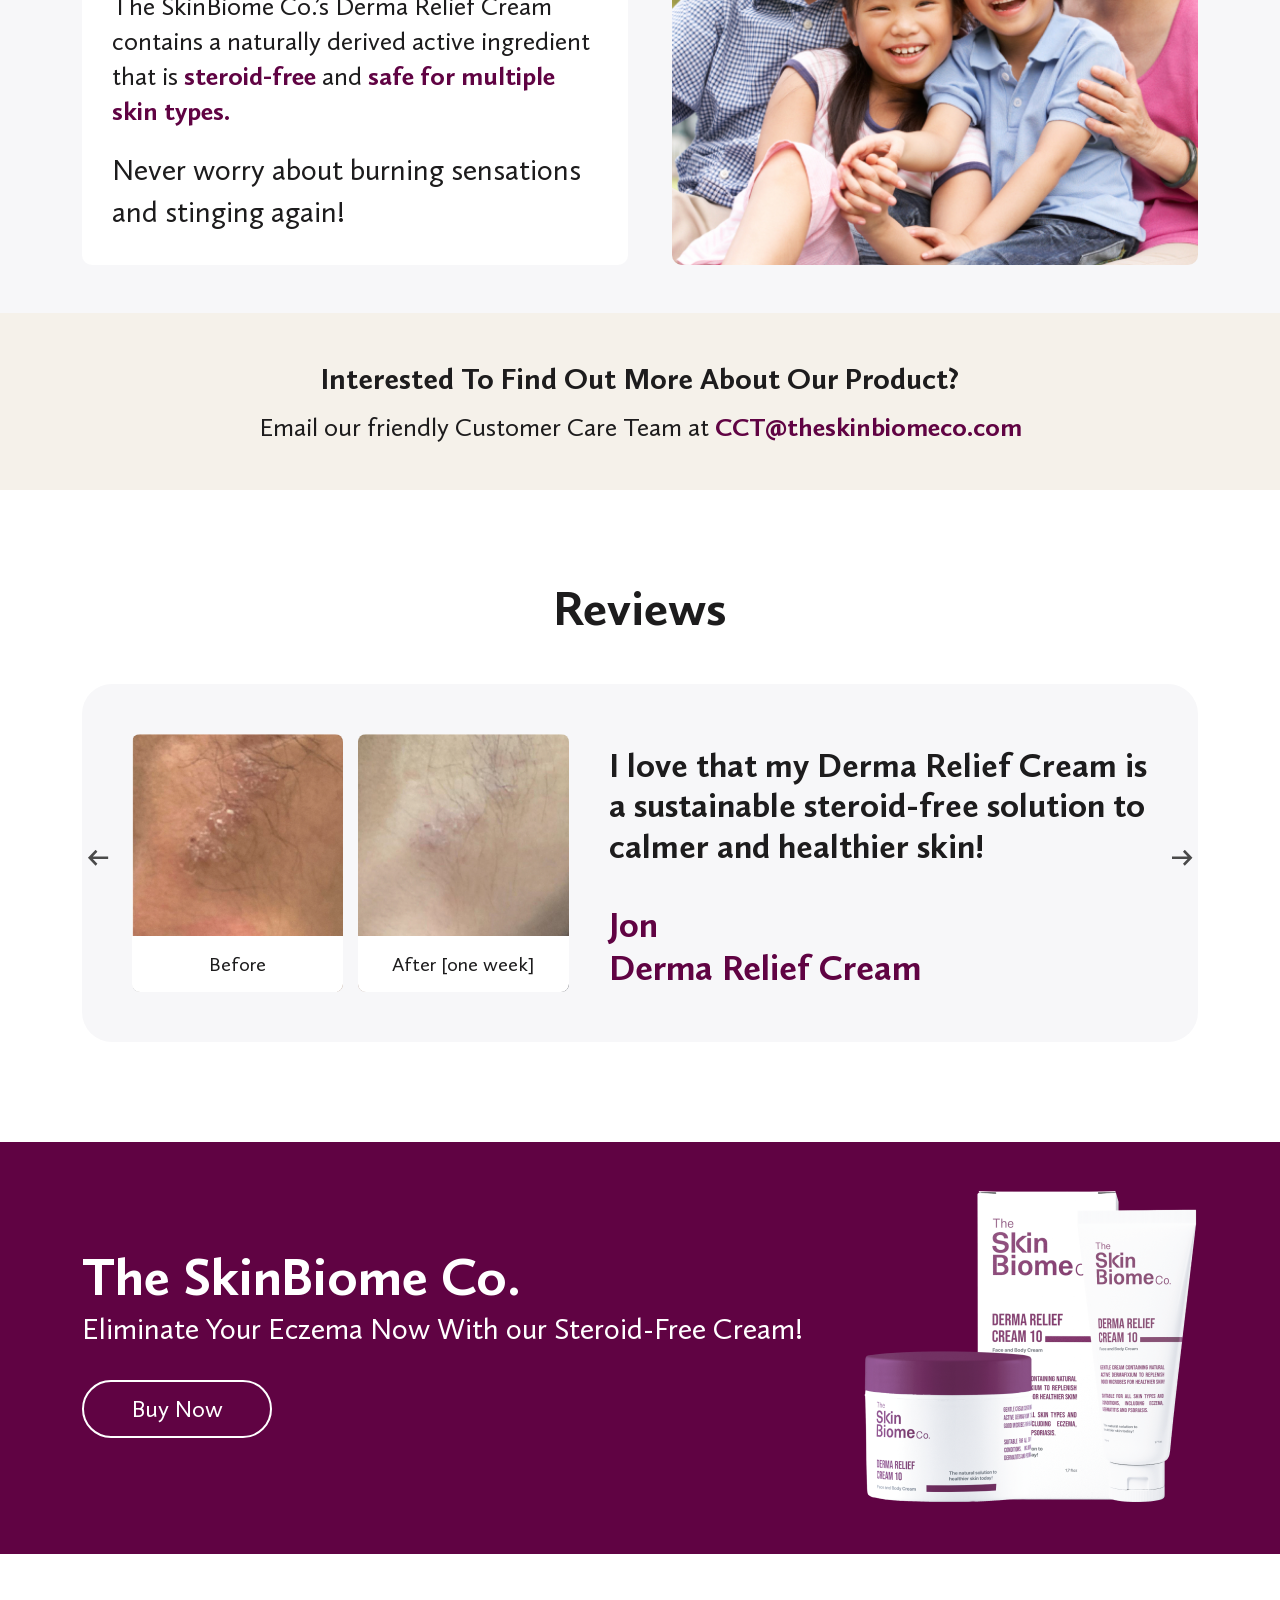
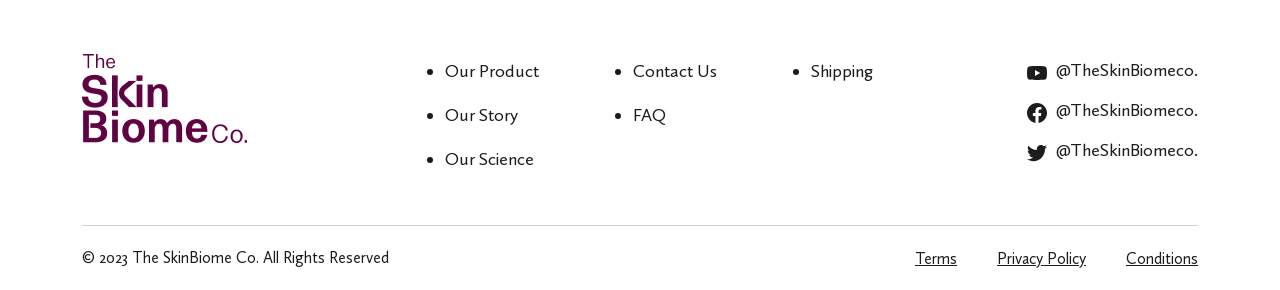
<file: shop-details.html>
<!doctype html>
<html class="no-js" lang="zxx">

<head>
    <meta charset="utf-8">
    <meta http-equiv="x-ua-compatible" content="ie=edge">
    <title>The Skin Biomeco - Woocommerce Shop - Shop Details</title>
    <meta name="author" content="The Skin Biomeco">
    <meta name="description" content="The Skin Biomeco - Woocommerce Shop">
    <meta name="keywords" content="The Skin Biomeco - Woocommerce Shop">
    <meta name="robots" content="INDEX,FOLLOW">

    <!-- Mobile Specific Metas -->
    <meta name="viewport" content="width=device-width, initial-scale=1, shrink-to-fit=no">

    <!-- Favicons - Place favicon.ico in the root directory -->
    <link rel="apple-touch-icon" sizes="57x57" href="assets/img/favicons/apple-icon-57x57.png">
    <link rel="apple-touch-icon" sizes="60x60" href="assets/img/favicons/apple-icon-60x60.png">
    <link rel="apple-touch-icon" sizes="72x72" href="assets/img/favicons/apple-icon-72x72.png">
    <link rel="apple-touch-icon" sizes="76x76" href="assets/img/favicons/apple-icon-76x76.png">
    <link rel="apple-touch-icon" sizes="114x114" href="assets/img/favicons/apple-icon-114x114.png">
    <link rel="apple-touch-icon" sizes="120x120" href="assets/img/favicons/apple-icon-120x120.png">
    <link rel="apple-touch-icon" sizes="144x144" href="assets/img/favicons/apple-icon-144x144.png">
    <link rel="apple-touch-icon" sizes="152x152" href="assets/img/favicons/apple-icon-152x152.png">
    <link rel="apple-touch-icon" sizes="180x180" href="assets/img/favicons/apple-icon-180x180.png">
    <link rel="icon" type="image/png" sizes="192x192" href="assets/img/favicons/android-icon-192x192.png">
    <link rel="icon" type="image/png" sizes="32x32" href="assets/img/favicons/favicon-32x32.png">
    <link rel="icon" type="image/png" sizes="96x96" href="assets/img/favicons/favicon-96x96.png">
    <link rel="icon" type="image/png" sizes="16x16" href="assets/img/favicons/favicon-16x16.png">
    <link rel="manifest" href="assets/img/favicons/manifest.json">
    <meta name="msapplication-TileColor" content="#ffffff">
    <meta name="msapplication-TileImage" content="assets/img/favicons/ms-icon-144x144.png">
    <meta name="theme-color" content="#ffffff">

    <!--==============================
	  Import Fonts
	============================== -->
    <link rel="preconnect" href="https://fonts.googleapis.com">
    <link rel="preconnect" href="https://fonts.gstatic.com" crossorigin>
    <link href="https://fonts.googleapis.com/css2?family=Noto+Sans+KR:wght@100;300;400;500;700;900&family=Source+Sans+Pro:wght@200;300;400;600;700&display=swap" rel="stylesheet">

    <!--==============================
	    All CSS File
	============================== -->
    <!-- Bootstrap -->
    <link rel="stylesheet" href="assets/css/bootstrap.min.css">
    <!-- Slick Slider -->
    <link rel="stylesheet" href="assets/css/splide.min.css">
    <!-- Theme Custom CSS -->
    <link rel="stylesheet" href="assets/css/style.css">

</head>

<body>


    <!--[if lte IE 9]>
    	<p class="browserupgrade">You are using an <strong>outdated</strong> browser. Please <a href="https://browsehappy.com/">upgrade your browser</a> to improve your experience and security.</p>
  <![endif]-->



    <!--********************************
   		Code Start From Here 
	******************************** -->


    <!--==============================
    Mobile Menu
============================== -->
    <div class="ot-menu-wrapper">
        <div class="ot-menu-area">
            <button class="ot-menu-toggle">
                <svg width="12" height="12" viewBox="0 0 12 12" fill="none" xmlns="http://www.w3.org/2000/svg">
                    <path d="M11 1L1 11M1 1L11 11" stroke="black" stroke-width="2" stroke-linecap="round" stroke-linejoin="round" />
                </svg>
            </button>
            <div class="mobile-logo">
                <a href="index.html"><img src="assets/img/logo.png" alt="The Skin Biomeco"></a>
            </div>
            <div class="menu-scroll">
                <div class="ot-menu-inner">
                    <div class="ot-mobile-menu">
                        <ul>
                            <li><a href="index.html">Home</a></li>
                            <li><a href="shop.html">Our Product</a></li>
                            <li><a href="about.html">Our Story</a></li>
                            <li><a href="about.html">Our Science</a></li>
                            <li class="menu-item-has-children">
                                <a href="#">More</a>
                                <ul class="sub-menu">
                                    <li><a href="shop.html">Hot Sale</a></li>
                                    <li><a href="shop.html">Discount</a></li>
                                    <li><a href="shop.html">50% Off</a></li>
                                </ul>
                            </li>
                        </ul>
                    </div>
                    <div class="ot-mobile-menu d-block d-md-none mt-30">
                        <div class="header-menu-button">
                            <div class="dropdown-link">
                                <a class="dropdown-toggle" href="#" role="button" id="dropdownMenuLink4" data-bs-toggle="dropdown" aria-expanded="false">
                                    <svg class="dark" width="21" height="20" viewBox="0 0 21 20" fill="none" xmlns="http://www.w3.org/2000/svg">
                                        <path d="M10.7823 20C16.3053 20 20.7823 15.523 20.7823 10C20.7823 9.537 20.0883 9.46 19.8493 9.857C19.3396 10.7013 18.6444 11.4186 17.8164 11.9545C16.9883 12.4903 16.0492 12.8307 15.0702 12.9499C14.0911 13.0691 13.0978 12.9639 12.1654 12.6423C11.233 12.3207 10.386 11.7911 9.68863 11.0937C8.99122 10.3963 8.46167 9.54933 8.14007 8.61695C7.81848 7.68457 7.71328 6.69123 7.83245 5.71217C7.95161 4.73311 8.29202 3.794 8.82788 2.96599C9.36374 2.13797 10.081 1.44275 10.9253 0.933C11.3223 0.693 11.2453 0 10.7823 0C5.25935 0 0.782349 4.477 0.782349 10C0.782349 15.523 5.25935 20 10.7823 20Z" fill="black" />
                                    </svg>


                                    <svg class="light" width="22" height="22" viewBox="0 0 22 22" fill="none" xmlns="http://www.w3.org/2000/svg">
                                        <path d="M11 16C9.61667 16 8.43734 15.5123 7.462 14.537C6.48667 13.5617 5.99934 12.3827 6 11C6 9.61667 6.48767 8.43734 7.463 7.462C8.43834 6.48667 9.61734 5.99934 11 6C12.3833 6 13.5627 6.48767 14.538 7.463C15.5133 8.43834 16.0007 9.61734 16 11C16 12.3833 15.5123 13.5627 14.537 14.538C13.5617 15.5133 12.3827 16.0007 11 16ZM1 12C0.71667 12 0.479003 11.904 0.287003 11.712C0.0950034 11.52 -0.000663206 11.2827 3.46021e-06 11C3.46021e-06 10.7167 0.0960034 10.479 0.288003 10.287C0.480003 10.095 0.717337 9.99934 1 10H3C3.28334 10 3.521 10.096 3.713 10.288C3.905 10.48 4.00067 10.7173 4 11C4 11.2833 3.904 11.521 3.712 11.713C3.52 11.905 3.28267 12.0007 3 12H1ZM19 12C18.7167 12 18.479 11.904 18.287 11.712C18.095 11.52 17.9993 11.2827 18 11C18 10.7167 18.096 10.479 18.288 10.287C18.48 10.095 18.7173 9.99934 19 10H21C21.2833 10 21.521 10.096 21.713 10.288C21.905 10.48 22.0007 10.7173 22 11C22 11.2833 21.904 11.521 21.712 11.713C21.52 11.905 21.2827 12.0007 21 12H19ZM11 4C10.7167 4 10.479 3.904 10.287 3.712C10.095 3.52 9.99934 3.28267 10 3V1C10 0.71667 10.096 0.479003 10.288 0.287003C10.48 0.0950034 10.7173 -0.000663206 11 3.46021e-06C11.2833 3.46021e-06 11.521 0.0960034 11.713 0.288003C11.905 0.480003 12.0007 0.717337 12 1V3C12 3.28334 11.904 3.521 11.712 3.713C11.52 3.905 11.2827 4.00067 11 4ZM11 22C10.7167 22 10.479 21.904 10.287 21.712C10.095 21.52 9.99934 21.2827 10 21V19C10 18.7167 10.096 18.479 10.288 18.287C10.48 18.095 10.7173 17.9993 11 18C11.2833 18 11.521 18.096 11.713 18.288C11.905 18.48 12.0007 18.7173 12 19V21C12 21.2833 11.904 21.521 11.712 21.713C11.52 21.905 11.2827 22.0007 11 22ZM4.65 6.05L3.575 5C3.375 4.81667 3.279 4.58334 3.287 4.3C3.295 4.01667 3.391 3.775 3.575 3.575C3.775 3.375 4.01667 3.275 4.3 3.275C4.58334 3.275 4.81667 3.375 5 3.575L6.05 4.65C6.23334 4.85 6.325 5.08334 6.325 5.35C6.325 5.61667 6.23334 5.85 6.05 6.05C5.86667 6.25 5.63767 6.346 5.363 6.338C5.08834 6.33 4.85067 6.234 4.65 6.05ZM17 18.425L15.95 17.35C15.7667 17.15 15.675 16.9123 15.675 16.637C15.675 16.3617 15.7667 16.1327 15.95 15.95C16.1333 15.75 16.3627 15.6543 16.638 15.663C16.9133 15.6717 17.1507 15.7673 17.35 15.95L18.425 17C18.625 17.1833 18.721 17.4167 18.713 17.7C18.705 17.9833 18.609 18.225 18.425 18.425C18.225 18.625 17.9833 18.725 17.7 18.725C17.4167 18.725 17.1833 18.625 17 18.425ZM15.95 6.05C15.75 5.86667 15.654 5.63767 15.662 5.363C15.67 5.08834 15.766 4.85067 15.95 4.65L17 3.575C17.1833 3.375 17.4167 3.279 17.7 3.287C17.9833 3.295 18.225 3.391 18.425 3.575C18.625 3.775 18.725 4.01667 18.725 4.3C18.725 4.58334 18.625 4.81667 18.425 5L17.35 6.05C17.15 6.23334 16.9167 6.325 16.65 6.325C16.3833 6.325 16.15 6.23334 15.95 6.05ZM3.575 18.425C3.375 18.225 3.275 17.9833 3.275 17.7C3.275 17.4167 3.375 17.1833 3.575 17L4.65 15.95C4.85 15.7667 5.08734 15.675 5.362 15.675C5.63667 15.675 5.866 15.7667 6.05 15.95C6.25 16.1333 6.346 16.3627 6.338 16.638C6.33 16.9133 6.234 17.1507 6.05 17.35L5 18.425C4.81667 18.625 4.58334 18.721 4.3 18.713C4.01667 18.705 3.775 18.609 3.575 18.425Z" fill="black" />
                                    </svg>
                                    <span class="light">Light</span>
                                    <span class="dark">Dark</span>
                                </a>
                                <ul class="dropdown-menu" aria-labelledby="dropdownMenuLink4">
                                    <li>
                                        <a class="light-select" href="#">Light</a>
                                        <a class="dark-select" href="#">Dark</a>
                                    </li>
                                </ul>
                            </div>
                            <div class="dropdown-link language-toggle">
                                <a class="dropdown-toggle" href="#" role="button" id="dropdownMenuLink3" data-bs-toggle="dropdown" aria-expanded="false">
                                    <svg width="23" height="22" viewBox="0 0 23 22" fill="none" xmlns="http://www.w3.org/2000/svg">
                                        <path d="M14.1695 0H0V14.1695H8.20339V22H22.3729V7.83051H14.1695V0ZM6.16676 3.35593L3.82637 10.0352H5.40678L5.7874 8.94915H8.20339V12.678H1.49153V1.49153H12.678V7.83051H9.57056L8.00297 3.35593H6.16676ZM7.8595 7.45763H6.30999L7.08475 5.24653L7.8595 7.45763ZM20.8814 9.32203V20.5085H9.69491V9.32203H20.8814Z" fill="black" />
                                        <path d="M14.0499 16.0563C14.1925 16.2854 14.3496 16.5052 14.5201 16.7144C13.9795 17.006 13.3654 17.152 12.6781 17.1525V18.6441C13.8033 18.6441 14.8086 18.3454 15.6611 17.7667C16.5136 18.3454 17.5189 18.6441 18.6442 18.6441V17.1525C17.9582 17.1525 17.3442 17.0064 16.8021 16.7141C16.9726 16.505 17.1297 16.2853 17.2723 16.0563C17.7022 15.3574 18.0183 14.5947 18.2089 13.7966H19.017V12.3051H16.4069V11.1864H14.9153V12.3051H12.3052V13.7966H13.1133C13.3039 14.5947 13.62 15.3574 14.0499 16.0563ZM16.6646 13.7966C16.5103 14.3128 16.2894 14.8067 16.0074 15.2658C15.9021 15.435 15.7864 15.5977 15.6611 15.7527C15.5449 15.6091 15.4371 15.4589 15.3381 15.3029C15.0447 14.8336 14.8157 14.327 14.6574 13.7966H16.6646Z" fill="black" />
                                    </svg>
                                    English
                                </a>
                                <ul class="dropdown-menu" aria-labelledby="dropdownMenuLink3">
                                    <li>
                                        <a href="#">English</a>
                                        <a href="#">Italian</a>
                                    </li>
                                </ul>
                            </div>
                            <a href="#" class="ot-btn style2">Login/ Sign up</a>
                        </div>
                    </div>
                </div>
            </div>
        </div>
    </div>
    <!--==============================
    Header Area
==============================-->
    <header class="ot-header border-bottom">
        <div class="header-top bg-theme py-2">
            <div class="container">
                <div class="header-mail">
                    Email:
                    <a href="mailto:info@theskinbiomeCo.com">info@theskinbiomeCo.com</a>
                </div>
            </div>
        </div>
        <!--header-top-wrapper end-->
        <div class="sticky-wrapper">
            <!-- Main Menu Area -->
            <div class="menu-area">
                <div class="container">
                    <div class="row align-items-center justify-content-between">
                        <div class="col-auto d-flex align-items-center">
                            <div class="d-inline-block d-xl-none mr-15">
                                <button type="button" class="simple-icon ot-menu-toggle">
                                    <svg xmlns="http://www.w3.org/2000/svg" width="22" height="22" viewBox="0 0 16 16">
                                        <path fill="currentColor" fill-rule="evenodd" d="M14 5H2V3h12v2zm0 4H2V7h12v2zM2 13h12v-2H2v2z" clip-rule="evenodd" />
                                    </svg>
                                </button>
                            </div>
                            <div class="header-logo">
                                <a href="index.html">
                                    <img src="assets/img/logo.png" alt="The Skin Biomeco">
                                </a>
                            </div>
                        </div>
                        <div class="col-auto d-none d-xl-block">
                            <nav class="main-menu">
                                <ul>
                                    <li><a href="index.html">Home</a></li>
                                    <li><a href="shop.html">Our Product</a></li>
                                    <li><a href="about.html">Our Story</a></li>
                                    <li><a href="about.html">Our Science</a></li>
                                    <li class="menu-item-has-children">
                                        <a href="#">More</a>
                                        <ul class="sub-menu">
                                            <li><a href="shop.html">Hot Sale</a></li>
                                            <li><a href="shop.html">Discount</a></li>
                                            <li><a href="shop.html">50% Off</a></li>
                                        </ul>
                                    </li>
                                </ul>
                            </nav>
                        </div>

                        <div class="col-auto">
                            <div class="header-button">
                                <div class="dropdown-link">
                                    <a class="dropdown-toggle" href="#" role="button" id="dropdownMenuLink1" data-bs-toggle="dropdown" aria-expanded="false">
                                        <svg class="dark" width="21" height="20" viewBox="0 0 21 20" fill="none" xmlns="http://www.w3.org/2000/svg">
                                            <path d="M10.7823 20C16.3053 20 20.7823 15.523 20.7823 10C20.7823 9.537 20.0883 9.46 19.8493 9.857C19.3396 10.7013 18.6444 11.4186 17.8164 11.9545C16.9883 12.4903 16.0492 12.8307 15.0702 12.9499C14.0911 13.0691 13.0978 12.9639 12.1654 12.6423C11.233 12.3207 10.386 11.7911 9.68863 11.0937C8.99122 10.3963 8.46167 9.54933 8.14007 8.61695C7.81848 7.68457 7.71328 6.69123 7.83245 5.71217C7.95161 4.73311 8.29202 3.794 8.82788 2.96599C9.36374 2.13797 10.081 1.44275 10.9253 0.933C11.3223 0.693 11.2453 0 10.7823 0C5.25935 0 0.782349 4.477 0.782349 10C0.782349 15.523 5.25935 20 10.7823 20Z" fill="black" />
                                        </svg>


                                        <svg class="light" width="22" height="22" viewBox="0 0 22 22" fill="none" xmlns="http://www.w3.org/2000/svg">
                                            <path d="M11 16C9.61667 16 8.43734 15.5123 7.462 14.537C6.48667 13.5617 5.99934 12.3827 6 11C6 9.61667 6.48767 8.43734 7.463 7.462C8.43834 6.48667 9.61734 5.99934 11 6C12.3833 6 13.5627 6.48767 14.538 7.463C15.5133 8.43834 16.0007 9.61734 16 11C16 12.3833 15.5123 13.5627 14.537 14.538C13.5617 15.5133 12.3827 16.0007 11 16ZM1 12C0.71667 12 0.479003 11.904 0.287003 11.712C0.0950034 11.52 -0.000663206 11.2827 3.46021e-06 11C3.46021e-06 10.7167 0.0960034 10.479 0.288003 10.287C0.480003 10.095 0.717337 9.99934 1 10H3C3.28334 10 3.521 10.096 3.713 10.288C3.905 10.48 4.00067 10.7173 4 11C4 11.2833 3.904 11.521 3.712 11.713C3.52 11.905 3.28267 12.0007 3 12H1ZM19 12C18.7167 12 18.479 11.904 18.287 11.712C18.095 11.52 17.9993 11.2827 18 11C18 10.7167 18.096 10.479 18.288 10.287C18.48 10.095 18.7173 9.99934 19 10H21C21.2833 10 21.521 10.096 21.713 10.288C21.905 10.48 22.0007 10.7173 22 11C22 11.2833 21.904 11.521 21.712 11.713C21.52 11.905 21.2827 12.0007 21 12H19ZM11 4C10.7167 4 10.479 3.904 10.287 3.712C10.095 3.52 9.99934 3.28267 10 3V1C10 0.71667 10.096 0.479003 10.288 0.287003C10.48 0.0950034 10.7173 -0.000663206 11 3.46021e-06C11.2833 3.46021e-06 11.521 0.0960034 11.713 0.288003C11.905 0.480003 12.0007 0.717337 12 1V3C12 3.28334 11.904 3.521 11.712 3.713C11.52 3.905 11.2827 4.00067 11 4ZM11 22C10.7167 22 10.479 21.904 10.287 21.712C10.095 21.52 9.99934 21.2827 10 21V19C10 18.7167 10.096 18.479 10.288 18.287C10.48 18.095 10.7173 17.9993 11 18C11.2833 18 11.521 18.096 11.713 18.288C11.905 18.48 12.0007 18.7173 12 19V21C12 21.2833 11.904 21.521 11.712 21.713C11.52 21.905 11.2827 22.0007 11 22ZM4.65 6.05L3.575 5C3.375 4.81667 3.279 4.58334 3.287 4.3C3.295 4.01667 3.391 3.775 3.575 3.575C3.775 3.375 4.01667 3.275 4.3 3.275C4.58334 3.275 4.81667 3.375 5 3.575L6.05 4.65C6.23334 4.85 6.325 5.08334 6.325 5.35C6.325 5.61667 6.23334 5.85 6.05 6.05C5.86667 6.25 5.63767 6.346 5.363 6.338C5.08834 6.33 4.85067 6.234 4.65 6.05ZM17 18.425L15.95 17.35C15.7667 17.15 15.675 16.9123 15.675 16.637C15.675 16.3617 15.7667 16.1327 15.95 15.95C16.1333 15.75 16.3627 15.6543 16.638 15.663C16.9133 15.6717 17.1507 15.7673 17.35 15.95L18.425 17C18.625 17.1833 18.721 17.4167 18.713 17.7C18.705 17.9833 18.609 18.225 18.425 18.425C18.225 18.625 17.9833 18.725 17.7 18.725C17.4167 18.725 17.1833 18.625 17 18.425ZM15.95 6.05C15.75 5.86667 15.654 5.63767 15.662 5.363C15.67 5.08834 15.766 4.85067 15.95 4.65L17 3.575C17.1833 3.375 17.4167 3.279 17.7 3.287C17.9833 3.295 18.225 3.391 18.425 3.575C18.625 3.775 18.725 4.01667 18.725 4.3C18.725 4.58334 18.625 4.81667 18.425 5L17.35 6.05C17.15 6.23334 16.9167 6.325 16.65 6.325C16.3833 6.325 16.15 6.23334 15.95 6.05ZM3.575 18.425C3.375 18.225 3.275 17.9833 3.275 17.7C3.275 17.4167 3.375 17.1833 3.575 17L4.65 15.95C4.85 15.7667 5.08734 15.675 5.362 15.675C5.63667 15.675 5.866 15.7667 6.05 15.95C6.25 16.1333 6.346 16.3627 6.338 16.638C6.33 16.9133 6.234 17.1507 6.05 17.35L5 18.425C4.81667 18.625 4.58334 18.721 4.3 18.713C4.01667 18.705 3.775 18.609 3.575 18.425Z" fill="black" />
                                        </svg>
                                        <span class="light">Light</span>
                                        <span class="dark">Dark</span>
                                    </a>
                                    <ul class="dropdown-menu" aria-labelledby="dropdownMenuLink1">
                                        <li>
                                            <a class="light-select" href="#">Light</a>
                                            <a class="dark-select" href="#">Dark</a>
                                        </li>
                                    </ul>
                                </div>
                                <div class="dropdown-link language-toggle">
                                    <a class="dropdown-toggle" href="#" role="button" id="dropdownMenuLink2" data-bs-toggle="dropdown" aria-expanded="false">
                                        <svg width="23" height="22" viewBox="0 0 23 22" fill="none" xmlns="http://www.w3.org/2000/svg">
                                            <path d="M14.1695 0H0V14.1695H8.20339V22H22.3729V7.83051H14.1695V0ZM6.16676 3.35593L3.82637 10.0352H5.40678L5.7874 8.94915H8.20339V12.678H1.49153V1.49153H12.678V7.83051H9.57056L8.00297 3.35593H6.16676ZM7.8595 7.45763H6.30999L7.08475 5.24653L7.8595 7.45763ZM20.8814 9.32203V20.5085H9.69491V9.32203H20.8814Z" fill="black" />
                                            <path d="M14.0499 16.0563C14.1925 16.2854 14.3496 16.5052 14.5201 16.7144C13.9795 17.006 13.3654 17.152 12.6781 17.1525V18.6441C13.8033 18.6441 14.8086 18.3454 15.6611 17.7667C16.5136 18.3454 17.5189 18.6441 18.6442 18.6441V17.1525C17.9582 17.1525 17.3442 17.0064 16.8021 16.7141C16.9726 16.505 17.1297 16.2853 17.2723 16.0563C17.7022 15.3574 18.0183 14.5947 18.2089 13.7966H19.017V12.3051H16.4069V11.1864H14.9153V12.3051H12.3052V13.7966H13.1133C13.3039 14.5947 13.62 15.3574 14.0499 16.0563ZM16.6646 13.7966C16.5103 14.3128 16.2894 14.8067 16.0074 15.2658C15.9021 15.435 15.7864 15.5977 15.6611 15.7527C15.5449 15.6091 15.4371 15.4589 15.3381 15.3029C15.0447 14.8336 14.8157 14.327 14.6574 13.7966H16.6646Z" fill="black" />
                                        </svg>
                                        English
                                    </a>
                                    <ul class="dropdown-menu" aria-labelledby="dropdownMenuLink2">
                                        <li>
                                            <a href="#">English</a>
                                            <a href="#">Italian</a>
                                        </li>
                                    </ul>
                                </div>
                                <a href="#" class="ot-btn style2">Login/ Sign up</a>
                            </div>
                        </div>
                    </div>
                </div>

            </div>
        </div>
    </header>
    <!--==============================
	Product Details
==============================-->
    <section class="space">
        <div class="container">
            <div class="row">
                <div class="col-lg-6">
                    <div class="d-block d-lg-none">
                        <div class="product-about">
                            <div class="wow fadeInUp" data-wow-delay="0.2s">
                                <h2 class="sec-title mb-35">Derma Relief Cream</h2>
                                <div class="product-meta">
                                    <p class="fs-30 info"><span class="text-theme">Jar/Tube size: </span>50ml</p>
                                </div>
                            </div>
                            <div class="wow fadeInUp" data-wow-delay="0.3s">
                                <h3 class="fs-30 text-theme">Description:</h3>
                                <h4 class="fs-40">Our natural solution to healthier skin!</h4>
                                <p class="text">The Derma Relief Cream is a gentle solution containing lysates derived from naturally occurring good microbes and other defined ingredients. It does not contain any synthetic fragrances and has been carefully formulated to restore healthy skin across all ages and all skin types.</p>
                            </div>
                        </div>
                    </div>
                    <div class="product-big-img">
                        <div class="img wow fadeInUp" data-wow-delay="0.2s">
                            <img class="logo-color" src="assets/img/product/product_1_1.png" alt="Product Image">
                        </div>
                    </div>
                </div>
                <div class="col-lg-6 align-self-center">
                    <div class="product-about">
                        <div class="d-none d-lg-block">
                            <div class="wow fadeInUp" data-wow-delay="0.2s">
                                <h2 class="sec-title mb-35">Derma Relief Cream</h2>
                                <div class="product-meta">
                                    <p class="fs-30 info"><span class="text-theme">Jar/Tube size: </span>50ml</p>
                                </div>
                            </div>
                            <div class="wow fadeInUp" data-wow-delay="0.3s">
                                <h3 class="fs-30 text-theme">Description:</h3>
                                <h4 class="fs-40">Our natural solution to healthier skin!</h4>
                                <p class="text">The Derma Relief Cream is a gentle solution containing lysates derived from naturally occurring good microbes and other defined ingredients. It does not contain any synthetic fragrances and has been carefully formulated to restore healthy skin across all ages and all skin types.</p>
                            </div>
                        </div>
                        <div class="wow fadeInUp" data-wow-delay="0.4s">
                            <div class="info-card">
                                <h5 class="info-title">How to use: </h5>
                                <p class="info-text">Apply directly to affected regions, 4 times daily.</p>
                            </div>
                            <a href="#" class="ot-btn btn-full">buy now</a>
                        </div>
                    </div>
                </div>
            </div>
        </div>
    </section>

    <!--==============================
	
==============================-->
    <section class="space-bottom">
        <div class="container">
            <div class="title-area text-center">
                <h2 class="sec-title">The Key Active Ingredient: <span class="text-theme">Dermafixium</span></h2>
                <p class="sec-text fs-50 text-theme">A naturally derived active ingredient from Lactobacillus found on skin</p>
            </div>
            <div class="row flex-row-reverse align-items-center">
                <div class="col-xl-6 mb-40 mb-xl-0 wow fadeInRight" data-wow-delay="0.2s">
                    <div class="rounded-10">
                        <img class="w-100" src="assets/img/normal/cell_1.jpg" alt="img">
                    </div>
                </div>
                <div class="col-xl-6 wow fadeInLeft" data-wow-delay="0.2s">
                    <div class="pe-xxl-1">
                        <p class="fs-40 mt-n2 mb-n2">Lactobacillus is a good microbe in the human body and on the human skin. The SkinBiome Co.’s Derma Relief Cream contains Dermafixium, a naturally derived microbial extract from the human Lactobacillus strain found on skin. <br> This was made possible by our Founder, Dr Davide Pennino, through his decades of deep scientific research.</p>
                    </div>
                </div>
            </div>
        </div>
    </section>
    <!--==============================
	
==============================-->
    <div class="">
        <div class="container">
            <h2 class="sec-title text-center">Benefits of The SkinBiome Co.’s Derma Relief Cream</h2>
        </div>
        <div class="bg-smoke py-5">
            <div class="container">
                <div class="row">
                    <div class="col-lg-6 wow fadeInLeft" data-wow-delay="0.2s">
                        <div class="benefit-box">
                            <h2 class="title"><span class="number">1</span>Natural</h2>
                            <div class="content">
                                <p class="fs-30 mb-30">The SkinBiome Co.’s Derma Relief Cream contains a naturally derived active ingredient that is <span class="text-theme fw-bold">steroid-free</span> and <span class="text-theme fw-bold">safe for multiple skin types.</span></p>
                                <p class="fs-40 mb-n2">Never worry about burning sensations and stinging again!</p>
                            </div>
                        </div>
                    </div>
                    <div class="col-lg-6 mt-4 mt-lg-0 wow fadeInRight" data-wow-delay="0.2s">
                        <div class="benefit-img img-right">
                            <img class="w-100" src="assets/img/normal/benefit_1.jpg" alt="img">
                        </div>
                    </div>
                </div>
            </div>
        </div>
        <div class="py-5">
            <div class="container">
                <div class="row flex-row-reverse">
                    <div class="col-lg-6 wow fadeInLeft" data-wow-delay="0.2s">
                        <div class="benefit-box bg-smoke">
                            <h2 class="title"><span class="number">2</span>less itchy</h2>
                            <div class="content">
                                <p class="fs-30 mb-30">The SkinBiome Co.’s Derma Relief Cream contains a naturally derived active ingredient that is <span class="text-theme fw-bold">steroid-free</span> and <span class="text-theme fw-bold">safe for multiple skin types.</span></p>
                                <p class="fs-40 mb-n2">Never worry about burning sensations and stinging again!</p>
                            </div>
                        </div>
                    </div>
                    <div class="col-lg-6 mt-4 mt-lg-0 wow fadeInRight" data-wow-delay="0.2s">
                        <div class="benefit-img img-left">
                            <img class="w-100" src="assets/img/normal/benefit_2.jpg" alt="img">
                        </div>
                    </div>
                </div>
            </div>
        </div>
        <div class="bg-smoke py-5">
            <div class="container">
                <div class="row">
                    <div class="col-lg-6 wow fadeInLeft" data-wow-delay="0.2s">
                        <div class="benefit-box">
                            <h2 class="title"><span class="number">1</span>Long Term Solution</h2>
                            <div class="content">
                                <p class="fs-30 mb-30">The SkinBiome Co.’s Derma Relief Cream contains a naturally derived active ingredient that is <span class="text-theme fw-bold">steroid-free</span> and <span class="text-theme fw-bold">safe for multiple skin types.</span></p>
                                <p class="fs-40 mb-n2">Never worry about burning sensations and stinging again!</p>
                            </div>
                        </div>
                    </div>
                    <div class="col-lg-6 mt-4 mt-lg-0 wow fadeInRight" data-wow-delay="0.2s">
                        <div class="benefit-img img-right">
                            <img class="w-100" src="assets/img/normal/benefit_3.jpg" alt="img">
                        </div>
                    </div>
                </div>
            </div>
        </div>
    </div>

    <!--==============================
	
==============================-->
    <div class="bg-smoke2 pt-45 pb-45">
        <div class="container text-center">
            <div class="wow fadeInUp" data-wow-delay="0.2s">
                <h3 class="fs-40 mb-10 text-capitalize">Interested to find out more about our product?</h3>
                <p class="fs-30 mb-0">Email our friendly Customer Care Team at <a class="text-theme fw-bold" href="mailto:CCT@theskinbiomeco.com">CCT@theskinbiomeco.com</a></p>
            </div>
        </div>
    </div>

    <section class="space overflow-hidden">
        <div class="container">
            <h3 class="sec-title text-center wow fadeInUp" data-wow-delay="0.2s">Reviews</h3>
            <div class="splide wow fadeInUp" data-wow-delay="0.2s" id="review-slider">
                <div class="splide__track">
                    <div class="splide__list">

                        <div class="splide__slide">
                            <div class="testi-box">
                                <div class="testi-box_img">
                                    <div class="img">
                                        <img class="w-100" src="assets/img/normal/testi_1_1.jpg" alt="Image">
                                        <span class="text">Before</span>
                                    </div>
                                    <div class="img">
                                        <img class="w-100" src="assets/img/normal/testi_1_2.jpg" alt="Image">
                                        <span class="text">After [one week]</span>
                                    </div>
                                </div>
                                <div class="madia-body">
                                    <p class="testi-box_text">I love that my Derma Relief Cream is a sustainable steroid-free solution to calmer and healthier skin!</p>
                                    <h3 class="testi-box_name">Jon <br>Derma Relief Cream</h3>
                                </div>
                            </div>
                        </div>
                        <div class="splide__slide">
                            <div class="testi-box">
                                <div class="testi-box_img">
                                    <div class="img">
                                        <img class="w-100" src="assets/img/normal/testi_1_1.jpg" alt="Image">
                                        <span class="text">Before</span>
                                    </div>
                                    <div class="img">
                                        <img class="w-100" src="assets/img/normal/testi_1_2.jpg" alt="Image">
                                        <span class="text">After [one week]</span>
                                    </div>
                                </div>
                                <div class="madia-body">
                                    <p class="testi-box_text">I love that my Derma Relief Cream is a sustainable steroid-free solution to calmer and healthier skin!</p>
                                    <h3 class="testi-box_name">Jon <br>Derma Relief Cream</h3>
                                </div>
                            </div>
                        </div>
                    </div>
                </div>
            </div>
        </div>
    </section>

    <section class="py-5 bg-theme">
        <div class="container text-center text-lg-start">
            <div class="row align-items-center justify-content-center">
                <div class="col-lg text-center text-lg-start wow fadeInUp" data-wow-delay="0.2s">
                    <h2 class="sec-title text-white mb-0">The SkinBiome Co.</h2>
                    <p class="fs-40 text-white mt-2 mt-lg-0">Eliminate Your Eczema Now With our Steroid-Free Cream!</p>
                    <div class="d-none d-lg-block mt-30">
                        <a href="#" class="ot-btn style4">buy now</a>
                    </div>
                </div>
                <div class="col-lg-auto wow fadeInUp" data-wow-delay="0.3s">
                    <div class="logo-color text-center mt-2 mt-lg-0">
                        <img src="assets/img/product/cream_img_2.png" alt="product">
                    </div>
                    <div class="d-block d-lg-none mt-30">
                        <a href="#" class="ot-btn style4 btn-full">buy now</a>
                    </div>
                </div>
            </div>
        </div>
    </section>

    <!--==============================
Footer Area
==============================-->
    <footer class="footer-wrapper ">
        <div class="widget-area">
            <div class="container">
                <div class="row justify-content-between">
                    <div class="col-md-auto wow fadeInUp" data-wow-delay="0.1s">
                        <div class="widget footer-widget">
                            <div class="footer-logo">
                                <img src="assets/img/logo-footer.png" alt="The Skin Biomeco">
                            </div>
                        </div>
                    </div>
                    <div class="col-md-auto col-sm-7 me-auto wow fadeInUp" data-wow-delay="0.2s">
                        <div class="widget footer-widget widget_nav_menu">
                            <div class="all-menu">
                                <ul class="menu">
                                    <li><a href="about.html">Our Product</a></li>
                                    <li><a href="about.html">Our Story</a></li>
                                    <li><a href="quote.html">Our Science</a></li>
                                </ul>
                                <ul class="menu">
                                    <li><a href="about.html">Contact Us</a></li>
                                    <li><a href="about.html">FAQ</a></li>
                                    <li class="d-list-item d-lg-none"><a href="about.html">Shipping</a></li>
                                </ul>
                                <ul class="menu d-none d-lg-block">
                                    <li><a href="about.html">Shipping</a></li>
                                </ul>
                            </div>
                        </div>
                    </div>
                    <div class="col-md-auto col-sm-5 wow fadeInUp" data-wow-delay="0.3s">
                        <div class="widget footer-widget">
                            <div class="social-links">
                                <a href="#">
                                    <svg width="20" height="14" viewBox="0 0 20 14" fill="none" xmlns="http://www.w3.org/2000/svg">
                                        <path d="M19.5781 2.1856C19.4643 1.76279 19.2414 1.37729 18.9318 1.06768C18.6222 0.758072 18.2367 0.535212 17.8139 0.421406C16.2568 1.27717e-07 10 0 10 0C10 0 3.74319 1.27717e-07 2.18613 0.421406C1.76333 0.535212 1.37783 0.758072 1.06822 1.06768C0.758609 1.37729 0.535749 1.76279 0.421943 2.1856C0.131206 3.77356 -0.00988125 5.3853 0.000537425 6.99962C-0.00988125 8.61395 0.131206 10.2257 0.421943 11.8137C0.535749 12.2365 0.758609 12.622 1.06822 12.9316C1.37783 13.2412 1.76333 13.464 2.18613 13.5778C3.74319 13.9992 10 13.9992 10 13.9992C10 13.9992 16.2568 13.9992 17.8139 13.5778C18.2367 13.464 18.6222 13.2412 18.9318 12.9316C19.2414 12.622 19.4643 12.2365 19.5781 11.8137C19.8688 10.2257 20.0099 8.61395 19.9995 6.99962C20.0099 5.3853 19.8688 3.77356 19.5781 2.1856ZM8.00011 9.99946V3.99979L13.1927 6.99962L8.00011 9.99946Z" fill="#1D1C1D" />
                                    </svg>
                                    @TheSkinBiomeco.
                                </a>
                                <a href="#">
                                    <svg width="20" height="20" viewBox="0 0 20 20" fill="none" xmlns="http://www.w3.org/2000/svg">
                                        <path fill-rule="evenodd" clip-rule="evenodd" d="M20 9.99902C20 4.4767 15.5223 -0.000976562 10 -0.000976562C4.47768 -0.000976562 0 4.4767 0 9.99902C0 14.9901 3.65625 19.1271 8.4375 19.878V12.8905H5.89777V9.99902H8.4375V7.7959C8.4375 5.29009 9.9308 3.90483 12.2147 3.90483C13.3089 3.90483 14.4536 4.10036 14.4536 4.10036V6.56152H13.192C11.9504 6.56152 11.5621 7.33206 11.5621 8.12402V9.99902H14.3353L13.8924 12.8905H11.5625V19.8789C16.3438 19.1285 20 14.9914 20 9.99902Z" fill="#1D1C1D" />
                                    </svg>
                                    @TheSkinBiomeco.
                                </a>
                                <a href="#">
                                    <svg width="20" height="18" viewBox="0 0 20 18" fill="none" xmlns="http://www.w3.org/2000/svg">
                                        <path d="M20 2.80348C19.2512 3.13522 18.4568 3.35287 17.6435 3.44917C18.5002 2.93656 19.1413 2.12995 19.4473 1.17964C18.642 1.65769 17.7608 1.99432 16.8419 2.17493C16.458 1.76545 15.9941 1.43917 15.4789 1.21632C14.9638 0.993467 14.4083 0.878791 13.847 0.879397C11.5811 0.879397 9.74378 2.71621 9.74378 4.98261C9.74378 5.3039 9.78014 5.61739 9.85027 5.9179C6.44001 5.74674 3.41675 4.11304 1.39293 1.63028C1.02803 2.2565 0.836286 2.96853 0.83737 3.69331C0.836832 4.36887 1.00318 5.03411 1.32162 5.6299C1.64007 6.2257 2.10076 6.73361 2.66275 7.1085C2.01127 7.08781 1.37415 6.91186 0.804384 6.59528C0.803865 6.61242 0.803865 6.6293 0.803865 6.64696C0.803865 8.63442 2.2181 10.2928 4.09491 10.6702C3.49058 10.8338 2.85695 10.8578 2.24199 10.7403C2.76405 12.3701 4.27931 13.5568 6.07483 13.5901C4.62136 14.7307 2.82652 15.3494 0.978923 15.3466C0.647767 15.3466 0.321286 15.3274 0 15.2892C1.87612 16.4947 4.05962 17.1345 6.28963 17.1323C13.8369 17.1323 17.964 10.8803 17.964 5.4587C17.964 5.28104 17.9598 5.10365 17.952 4.92729C18.7558 4.34703 19.4493 3.62778 20 2.80348Z" fill="#1D1C1D" />
                                    </svg>
                                    @TheSkinBiomeco.
                                </a>
                            </div>
                        </div>
                    </div>
                </div>
            </div>
        </div>
        <div class="container">
            <div class="copyright-wrap">
                <div class="row gy-2 align-items-center justify-content-between">
                    <div class="col-md-auto wow fadeInUp" data-wow-delay="0.4s">
                        <p class="copyright">© 2023 The SkinBiome Co. All Rights Reserved</p>
                    </div>
                    <div class="col-md-auto wow fadeInUp" data-wow-delay="0.5s">
                        <div class="footer-menu">
                            <ul>
                                <li><a href="#">Terms</a></li>
                                <li><a href="#">Privacy policy</a></li>
                                <li><a href="#">Conditions</a></li>
                            </ul>
                        </div>
                    </div>
                </div>
            </div>

        </div>
    </footer>


    <!--********************************
        Code End  Here 
******************************** -->
    <!--==============================
        All Js File
    ============================== -->
    <!-- Jquery -->
    <script src="assets/js/vendor/jquery-3.6.0.min.js"></script>
    <!-- Slick Slider -->
    <script src="assets/js/splide.min.js"></script>
    <!-- Bootstrap -->
    <script src="assets/js/bootstrap.bundle.min.js"></script>
    <!-- Wow Animation -->
    <script src="assets/js/wow.min.js"></script>
    <!-- Main Js File -->
    <script src="assets/js/main.js"></script>

</body>

</html>
</file>
<file: assets/css/style.css>
/*
Template Name: Vibetwelve
Developer: https://mdsumonmia.com/
Version: 1.0.0
*/
/*=================================
    CSS Index Here
==================================*/
/*
01. Theme Base
    1.1. Mixin
    1.2. Function
    1.3. Variable
    1.4. Typography

02. Reset
    2.1. Container
    2.2. Grid
    2.3. Mobile Menu

03. Utilities
    3.1. Buttons
    3.2. Titles
    3.3. Common
    3.4. Font
    3.5. Background
    3.6. Text Color
    3.7. Animation

04. Template Style
    4.1. Header
    4.2. Footer
    4.3. Pagination
    4.4. Blog
    4.5. Hero Area
    4.6. Simple sections
    4.7. Product
    4.8. Cart

05. Spacing

*/
/*=================================
    CSS Index End
==================================*/
/*=================================
   01. Theme Base
==================================*/
/*------------------- 1.1. Mixin -------------------*/
/*------------------- 1.2. Function -------------------*/
/*------------------- 1.3. Variable-------------------*/
@font-face {
  font-family: 'Calluna Sans';
  src: url("../fonts/CallunaSans-Regular.woff2") format("woff2"), url("../fonts/CallunaSans-Regular.woff") format("woff");
  font-weight: normal;
  font-style: normal;
  font-display: swap;
}

@font-face {
  font-family: 'Calluna Sans';
  src: url("../fonts/CallunaSans-Bold.woff2") format("woff2"), url("../fonts/CallunaSans-Bold.woff") format("woff");
  font-weight: bold;
  font-style: normal;
  font-display: swap;
}

@font-face {
  font-family: 'Calluna Sans';
  src: url("../fonts/CallunaSans-BoldItalic.woff2") format("woff2"), url("../fonts/CallunaSans-BoldItalic.woff") format("woff");
  font-weight: bold;
  font-style: italic;
  font-display: swap;
}

@font-face {
  font-family: 'Calluna Sans';
  src: url("../fonts/CallunaSans-Italic.woff2") format("woff2"), url("../fonts/CallunaSans-Italic.woff") format("woff");
  font-weight: normal;
  font-style: italic;
  font-display: swap;
}

:root {
  --theme-color: #600343;
  --title-color: #1D1C1D;
  --body-color: #1D1C1D;
  --smoke-color: #F7F7F9;
  --smoke-color2: #F5F1EA;
  --light-color: #8E8E8E;
  --black-color: #000000;
  --white-color: #ffffff;
  --yellow-color: #fec624;
  --gray-color: #bdbdbd;
  --success-color: #28a745;
  --error-color: #dc3545;
  --border-color: #ced4da;
  --title-font: 'Calluna Sans';
  --body-font: 'Calluna Sans';
  --main-container: 1520px;
  --container-gutters: 30px;
  --section-space: 100px;
  --section-space-tablet: 60px;
  --section-space-mobile: 60px;
  --section-title-space: 60px;
}

/*------------------- 1.4. Typography -------------------*/
html,
body {
  scroll-behavior: smooth !important;
}

html::-webkit-scrollbar-track {
  box-shadow: inset 0 0 6px rgba(0, 0, 0, 0.3);
  -webkit-box-shadow: inset 0 0 6px rgba(0, 0, 0, 0.3);
  background-color: #f5f5f5;
}

html::-webkit-scrollbar {
  width: 10px;
  background-color: #f5f5f5;
}

html::-webkit-scrollbar-thumb {
  background-color: var(--theme-color);
  background-image: -webkit-linear-gradient(45deg, rgba(255, 255, 255, 0.2) 25%, transparent 25%, transparent 50%, rgba(255, 255, 255, 0.2) 50%, rgba(255, 255, 255, 0.2) 75%, transparent 75%, transparent);
}

body {
  font-family: var(--title-font);
  font-size: 22px;
  font-weight: 400;
  color: var(--body-color);
  line-height: 32px;
  overflow-x: hidden;
  -webkit-font-smoothing: antialiased;
}

iframe {
  border: none;
  width: 100%;
}

.slick-slide:focus,
button:focus,
a:focus,
a:active,
input,
input:hover,
input:focus,
input:active,
textarea,
textarea:hover,
textarea:focus,
textarea:active {
  outline: none;
}

input:focus {
  outline: none;
  box-shadow: none;
}

img:not([draggable]),
embed,
object,
video {
  max-width: 100%;
  height: auto;
}

ul {
  list-style-type: disc;
}

ol {
  list-style-type: decimal;
}

table {
  margin: 0 0 1.5em;
  width: 100%;
  border-collapse: collapse;
  border-spacing: 0;
  border: 1px solid var(--border-color);
}

th {
  font-weight: 700;
  color: var(--title-color);
}

td,
th {
  border: 1px solid var(--border-color);
  padding: 9px 12px;
}

a {
  color: var(--theme-color);
  text-decoration: none;
  outline: 0;
  -webkit-transition: all ease 0.4s;
  transition: all ease 0.4s;
}

a:hover {
  color: var(--title-color);
}

a:active, a:focus, a:hover, a:visited {
  text-decoration: none;
  outline: 0;
}

button {
  -webkit-transition: all ease 0.4s;
  transition: all ease 0.4s;
}

img {
  border: none;
  max-width: 100%;
}

ins {
  text-decoration: none;
}

pre {
  font-family: var(--body-font);
  background: #f5f5f5;
  color: #666;
  font-size: 16px;
  margin: 20px 0;
  overflow: auto;
  padding: 20px;
  white-space: pre-wrap;
  word-wrap: break-word;
}

span.ajax-loader:empty,
p:empty {
  display: none;
}

p {
  font-size: 22px;
  font-family: var(--body-font);
  margin: 0 0 22px 0;
  color: var(--body-color);
  line-height: 1.714;
}

p b {
  font-weight: 700;
}

h1 a,
h2 a,
h3 a,
h4 a,
h5 a,
h6 a,
p a,
span a {
  font-size: inherit;
  font-family: inherit;
  font-weight: inherit;
  line-height: inherit;
}

.h1, h1,
.h2, h2,
.h3, h3,
.h4, h4,
.h5, h5,
.h6, h6 {
  font-family: var(--title-font);
  color: var(--title-color);
  text-transform: none;
  font-weight: 700;
  line-height: 1.3;
  margin: 0 0 15px 0;
  display: block;
}

.h1,
h1 {
  font-size: 74px;
  line-height: 1.135;
}

.h2,
h2 {
  font-size: 60px;
  line-height: 1.167;
}

.h3,
h3 {
  font-size: 50px;
  line-height: 1.2;
}

.h4,
h4 {
  font-size: 36px;
  line-height: 1.3;
}

.h5,
h5 {
  font-size: 24px;
}

.h6,
h6 {
  font-size: 20px;
}

/* Extra large devices */
@media (max-width: 1500px) {
  h2,
  .h2 {
    font-size: 54px;
  }
}

/* Large devices */
@media (max-width: 1199px) {
  .h1,
  h1 {
    font-size: 60px;
  }
  .h2,
  h2 {
    font-size: 50px;
  }
  .h3,
  h3 {
    font-size: 36px;
  }
  .h4,
  h4 {
    font-size: 28px;
  }
}

/* Medium devices */
@media (max-width: 991px) {
  .h2,
  h2 {
    font-size: 40px;
  }
}

/* Small devices */
@media (max-width: 767px) {
  .h1,
  h1 {
    font-size: 32px;
  }
  .h2,
  h2 {
    font-size: 30px;
  }
  .h3,
  h3 {
    font-size: 24px;
  }
  .h4,
  h4 {
    font-size: 22px;
  }
  .h5,
  h5 {
    font-size: 18px;
  }
}

/* Extra small devices */
@media (max-width: 575px) {
  .h1,
  h1 {
    font-size: 28px;
  }
  .h2,
  h2 {
    font-size: 26px;
  }
}

/*=================================
    02. Reset
==================================*/
/*------------------- 2.1. Container -------------------*/
.ot-container {
  --main-container: 1370px;
  margin-right: 0;
  margin-left: auto;
}

@media (min-width: 576px) {
  .ot-container {
    max-width: 100%;
  }
}

@media (min-width: 768px) {
  .ot-container {
    max-width: 746px;
  }
}

@media (min-width: 992px) {
  .ot-container {
    max-width: 990px;
  }
}

@media (min-width: 1200px) {
  .ot-container {
    max-width: 1180px;
  }
}

@media only screen and (min-width: 1441px) {
  .ot-container {
    --main-container: 1370px;
    margin-right: auto;
    margin-left: auto;
  }
}

@media only screen and (min-width: 1300px) {
  .container-xxl,
  .container-xl,
  .container-lg,
  .container-md,
  .container-sm,
  .container {
    max-width: calc(var(--main-container) + var(--container-gutters));
    padding-left: calc(var(--container-gutters) / 2);
    padding-right: calc(var(--container-gutters) / 2);
  }
}

/*------------------- 2.2. Grid -------------------*/
.g-10,
.gx-10 {
  --bs-gutter-x: 10px;
}

.g-10,
.gy-10 {
  --bs-gutter-y: 10px;
}

.g-50,
.gy-50 {
  --bs-gutter-y: 50px;
}

.g-40,
.gy-40 {
  --bs-gutter-y: 40px;
}

/*------------------- 2.3. Mobile Menu -------------------*/
.ot-menu-wrapper {
  position: fixed;
  top: 0;
  left: 0;
  bottom: 0;
  background-color: rgba(0, 0, 0, 0.6);
  z-index: 999999;
  width: 0;
  width: 100%;
  height: 100%;
  -webkit-transition: all ease 0.8s;
  transition: all ease 0.8s;
  opacity: 0;
  visibility: hidden;
}

.ot-menu-wrapper .mobile-logo {
  display: block;
  background-color: var(--smoke-color);
}

.ot-menu-wrapper .subscribe-wrap,
.ot-menu-wrapper .mobile-logo {
  padding: 40px 40px;
}

.ot-menu-wrapper .header-text {
  font-size: 16px;
  font-weight: 500;
  text-transform: uppercase;
}

.ot-menu-wrapper .header-title {
  font-size: 24px;
  font-weight: 600;
  text-transform: uppercase;
  margin-top: -0.24em;
}

.ot-menu-wrapper .ot-menu-toggle {
  border: none;
  font-size: 22px;
  position: absolute;
  right: 40px;
  top: 25px;
  padding: 0;
  line-height: 1;
  width: auto;
  height: auto;
  z-index: 1;
  color: var(--title-color);
  background-color: transparent;
}

.ot-menu-wrapper .ot-menu-toggle:hover {
  background-color: transparent;
  color: var(--theme-color);
}

.ot-menu-wrapper .ot-menu-area {
  width: 100%;
  max-width: 480px;
  background-color: var(--white-color);
  height: 100%;
  position: relative;
  left: -110%;
  opacity: 0;
  visibility: hidden;
  -webkit-transition: all ease 1s;
  transition: all ease 1s;
  z-index: 1;
}

.ot-menu-wrapper.ot-body-visible {
  opacity: 1;
  visibility: visible;
}

.ot-menu-wrapper.ot-body-visible .ot-menu-area {
  left: 0;
  opacity: 1;
  visibility: visible;
}

.ot-menu-inner {
  padding: 40px 40px;
}

.menu-scroll {
  overflow-y: scroll;
  max-height: calc(100vh - 100px);
}

.ot-mobile-menu {
  padding-bottom: 0;
  text-align: left;
}

.ot-mobile-menu ul {
  margin: 0;
  padding: 0 0;
}

.ot-mobile-menu ul li {
  list-style-type: none;
}

.ot-mobile-menu ul li a {
  display: block;
  position: relative;
  padding: 12px 0;
  line-height: 1;
  font-size: 18px;
  font-weight: 500;
  text-transform: uppercase;
  color: var(--title-color);
}

.ot-mobile-menu ul li.ot-active > a {
  color: var(--theme-color);
}

.ot-mobile-menu ul li ul li {
  padding-left: 16px;
}

.ot-mobile-menu ul li ul li:last-child {
  border-bottom: none;
}

.ot-mobile-menu ul .ot-item-has-children > a .ot-mean-expand {
  position: absolute;
  right: 0;
  top: 50%;
  font-weight: 400;
  font-size: 16px;
  margin-top: -8.5px;
  display: inline-block;
  text-align: right;
  width: 35px;
  color: var(--title-color);
  border-radius: 50%;
}

.ot-mobile-menu ul .ot-item-has-children > a .ot-mean-expand:before {
  content: url("data:image/svg+xml,%3Csvg width='10' height='13' viewBox='0 0 10 13' fill='none' xmlns='http://www.w3.org/2000/svg'%3E%3Cpath d='M1 12L8 6.5L1 1' stroke='black' stroke-width='1.5'/%3E%3C/svg%3E");
  -webkit-transition: 0.3s;
  transition: 0.3s;
  display: inline-block;
}

.ot-mobile-menu ul .ot-item-has-children.ot-active > a .ot-mean-expand:before {
  -webkit-transform: rotate(90deg);
      -ms-transform: rotate(90deg);
          transform: rotate(90deg);
  color: var(--theme-color);
}

.ot-menu-toggle {
  width: 50px;
  height: 50px;
  line-height: 10px;
  padding: 0;
  font-size: 24px;
  border: none;
  background-color: var(--theme-color);
  color: var(--white-color);
  display: inline-block;
  border-radius: 0;
}

.ot-menu-toggle.style-text, .ot-menu-toggle.style-text-white {
  width: auto;
  height: auto;
  background-color: transparent;
  color: var(--title-color);
  font-size: 32px;
}

.ot-menu-toggle.style-text i, .ot-menu-toggle.style-text-white i {
  margin-right: 10px;
}

.ot-menu-toggle.style-text-white {
  color: var(--white-color);
}

.header-menu-button {
  padding-bottom: 20px;
}

.header-menu-button .dropdown-link {
  margin-bottom: 10px;
  max-width: -webkit-fit-content;
  max-width: -moz-fit-content;
  max-width: fit-content;
}

.header-menu-button .dropdown-link a {
  font-size: 18px;
}

.header-menu-button .dropdown-menu li a {
  padding: 6px 0 !important;
}

.header-menu-button .ot-btn {
  margin-top: 25px;
}

/* Scrollbar */
.menu-scroll::-webkit-scrollbar {
  width: 5px;
  border-radius: 10px;
}

.menu-scroll::-webkit-scrollbar-track {
  border-radius: 10px;
  box-shadow: inset 0 0 6px rgba(0, 0, 0, 0.3);
}

.menu-scroll::-webkit-scrollbar-thumb {
  background-color: var(--theme-color);
  outline: none;
  border-radius: 10px;
}

@media (max-width: 490px) {
  .ot-menu-wrapper .ot-menu-area {
    width: 100%;
    max-width: 290px;
  }
  .ot-menu-wrapper .subscribe-wrap,
  .ot-menu-wrapper .mobile-logo {
    padding: 35px 25px;
  }
  .ot-menu-wrapper .social-box {
    -webkit-box-orient: vertical;
    -webkit-box-direction: normal;
    -webkit-flex-direction: column;
        -ms-flex-direction: column;
            flex-direction: column;
    -webkit-box-align: start;
    -webkit-align-items: flex-start;
        -ms-flex-align: start;
            align-items: flex-start;
  }
  .ot-menu-wrapper .ot-menu-toggle {
    right: 25px;
  }
  .ot-menu-inner {
    padding: 35px 25px;
  }
}

/*=================================
    03. Utilities
==================================*/
/*------------------- 3.1. Buttons -------------------*/
.ot-btn {
  border: none;
  vertical-align: middle;
  font-size: 24px;
  font-weight: 400;
  background-color: var(--theme-color);
  color: var(--white-color);
  padding: 17px 22px;
  line-height: 1;
  display: inline-block;
  text-align: center;
  text-transform: capitalize;
  position: relative;
  overflow: hidden;
  border-radius: 50px;
  z-index: 2;
  -webkit-transition: 0.7s ease;
  transition: 0.7s ease;
  min-width: 190px;
  /* Small devices */
}

.ot-btn:hover, .ot-btn.active {
  color: var(--white-color);
  background-color: var(--title-color);
}

.ot-btn.btn-fw {
  width: 100%;
}

.ot-btn.style2 {
  background-color: transparent;
  color: var(--theme-color);
  border: 2px solid;
  padding: 15px 22px;
}

.ot-btn.style2:hover {
  background-color: var(--theme-color);
  color: var(--white-color);
  border-color: var(--theme-color);
}

.ot-btn.style3 {
  background-color: transparent;
  color: var(--body-color);
  border: 1px solid;
}

.ot-btn.style3:hover {
  background-color: var(--title-color);
  color: var(--white-color);
  border-color: var(--title-color);
}

.ot-btn.style4 {
  background-color: transparent;
  color: var(--white-color);
  border: 2px solid;
  padding: 15px 22px;
}

.ot-btn.style4:hover {
  background-color: var(--title-color);
  color: var(--white-color);
  border-color: var(--title-color);
}

@media (max-width: 767px) {
  .ot-btn {
    font-size: 16px;
    min-width: 155px;
  }
}

/* Extra small devices */
@media (max-width: 575px) {
  .ot-btn.btn-full {
    width: 100%;
  }
}

.btn-group {
  display: -webkit-box;
  display: -webkit-flex;
  display: -ms-flexbox;
  display: flex;
  gap: 20px;
  -webkit-flex-wrap: wrap;
      -ms-flex-wrap: wrap;
          flex-wrap: wrap;
}

.icon-btn {
  display: inline-block;
  width: var(--btn-size, 55px);
  height: var(--btn-size, 55px);
  line-height: var(--btn-size, 55px);
  background-color: var(--title-color);
  color: var(--white-color);
  text-align: center;
  border-radius: 0;
  -webkit-transition: 0.3s;
  transition: 0.3s;
  font-size: 24px;
  border: none;
}

.icon-btn:hover {
  background-color: var(--theme-color);
  color: var(--white-color);
}

.sort-btn {
  font-size: 20px;
  font-weight: 600;
  border: none;
  padding: 0;
  background-color: transparent;
  text-transform: uppercase;
  /* Extra small devices */
}

.sort-btn i {
  margin-left: 5px;
}

.sort-btn:hover {
  color: var(--theme-color);
}

@media (max-width: 575px) {
  .sort-btn {
    font-size: 0;
  }
  .sort-btn i {
    font-size: 20px;
  }
}

/*------------------- 3.2. Titles -------------------*/
.sec-title {
  margin-bottom: calc(var(--section-title-space) - 14px);
  margin-top: -0.24em;
}

.title-area,
.sec-btn {
  margin-bottom: var(--section-title-space);
}

.title-area .sec-title,
.sec-btn .sec-title {
  margin-bottom: 10px;
}

.border-title {
  font-size: 30px;
  color: var(--theme-color);
  border-left: 4px solid var(--theme-color);
  background-color: var(--smoke-color2);
  padding: 15px 15px 15px 20px;
  margin-bottom: 30px;
  margin-top: 30px;
  border-radius: 10px;
  /* Large devices */
  /* Small devices */
}

@media (max-width: 1199px) {
  .border-title {
    font-size: 26px;
  }
}

@media (max-width: 767px) {
  .border-title {
    font-size: 20px;
    line-height: 1.3;
  }
}

/* Large devices */
@media (max-width: 1199px) {
  .title-area,
  .sec-title,
  .sec-btn {
    --section-title-space: 50px;
  }
}

/* Medium devices */
@media (max-width: 991px) {
  .title-area,
  .sec-title,
  .sec-btn {
    --section-title-space: 45px;
  }
}

/*------------------- 3.3. Common -------------------*/
.ot-social {
  display: -webkit-box;
  display: -webkit-flex;
  display: -ms-flexbox;
  display: flex;
  -webkit-box-align: center;
  -webkit-align-items: center;
      -ms-flex-align: center;
          align-items: center;
  gap: 12px;
}

.ot-social a {
  display: inline-block;
  height: 34px;
  width: 34px;
  line-height: 30px;
  text-align: center;
  background-color: var(--smoke-color);
  border-radius: 50%;
  color: var(--body-color);
  font-size: 18px;
}

.ot-social a:hover {
  background-color: var(--theme-color);
}

.ot-social a:hover path {
  fill: var(--white-color);
}

/*------------------- 3.4. Font -------------------*/
.font-title {
  font-family: var(--title-font);
}

.font-body {
  font-family: var(--body-font);
}

.fw-normal {
  font-weight: 400;
}

.fw-medium {
  font-weight: 500;
}

.fw-semibold {
  font-weight: 600;
}

.fw-bold {
  font-weight: 700;
}

.fw-extrabold {
  font-weight: 800;
}

.fs-20 {
  font-size: 20px;
  font-weight: 500;
  text-transform: uppercase;
}

.fs-md {
  font-size: 18px;
}

.fs-sm {
  font-size: 16px;
  text-transform: uppercase;
  font-weight: 500;
}

.fs-xs {
  font-size: 14px;
}

.fs-80 {
  font-size: 80px;
  line-height: 1.2;
}

.fs-40 {
  font-size: 40px;
  line-height: 1.4;
}

.fs-50 {
  font-size: 50px;
  line-height: 1.4;
}

.fs-30 {
  font-size: 30px;
  line-height: 1.35;
}

/* Extra large devices */
@media (max-width: 1500px) {
  .fs-80 {
    font-size: 70px;
  }
  .fs-40 {
    font-size: 37px;
  }
}

/* Medium Large devices */
@media (max-width: 1399px) {
  .fs-80 {
    font-size: 60px;
  }
  .fs-50 {
    font-size: 36px;
  }
  .fs-40 {
    font-size: 34px;
  }
  .fs-30 {
    font-size: 28px;
  }
}

@media (max-width: 1300px) {
  .fs-40 {
    font-size: 30px;
  }
  .fs-30 {
    font-size: 26px;
  }
}

/* Large devices */
@media (max-width: 1199px) {
  .fs-80 {
    font-size: 50px;
    line-height: 1.3;
  }
}

/* Medium devices */
@media (max-width: 991px) {
  .fs-80 {
    font-size: 40px;
  }
  .fs-80.mb-30 {
    margin-bottom: 20px;
  }
  .fs-50 {
    font-size: 30px;
  }
  .fs-40 {
    font-size: 24px;
  }
  .fs-30 {
    font-size: 20px;
  }
}

/* Small devices */
@media (max-width: 767px) {
  .fs-80 {
    font-size: 30px;
  }
  .fs-50 {
    font-size: 20px;
  }
  .fs-40 {
    font-size: 18px;
  }
  .fs-40.mb-35 {
    margin-bottom: 25px;
  }
  .fs-40.mb-30 {
    margin-bottom: 20px;
  }
  .fs-30 {
    font-size: 18px;
  }
}

/*------------------- 3.5. Background -------------------*/
.bg-theme {
  background-color: var(--theme-color) !important;
}

.bg-smoke {
  background-color: var(--smoke-color) !important;
}

.bg-smoke2 {
  background-color: var(--smoke-color2) !important;
}

.bg-white {
  background-color: var(--white-color) !important;
}

.bg-black {
  background-color: var(--black-color) !important;
}

.bg-title {
  background-color: var(--title-color) !important;
}

/*------------------- 3.6. Text Color -------------------*/
.text-theme {
  color: var(--theme-color) !important;
}

.text-title {
  color: var(--title-color) !important;
}

.text-body {
  color: var(--body-color) !important;
}

.text-inherit {
  color: inherit;
}

.text-inherit:hover {
  color: var(--theme-color);
}

a.text-theme:hover,
.text-reset:hover {
  text-decoration: underline;
}

a.text-body:hover {
  color: var(--theme-color) !important;
}

/*------------------- 3.7. Animation -------------------*/
.fancy-animation {
  -webkit-animation: morph 8s ease-in-out infinite;
          animation: morph 8s ease-in-out infinite;
}

@-webkit-keyframes morph {
  0% {
    border-radius: 60% 40% 30% 70% / 60% 30% 70% 40%;
  }
  50% {
    border-radius: 30% 60% 70% 40% / 50% 60% 30% 60%;
  }
  100% {
    border-radius: 60% 40% 30% 70% / 60% 30% 70% 40%;
  }
}

@keyframes morph {
  0% {
    border-radius: 60% 40% 30% 70% / 60% 30% 70% 40%;
  }
  50% {
    border-radius: 30% 60% 70% 40% / 50% 60% 30% 60%;
  }
  100% {
    border-radius: 60% 40% 30% 70% / 60% 30% 70% 40%;
  }
}

.jump {
  -webkit-animation: jumpAni 5s linear infinite;
          animation: jumpAni 5s linear infinite;
}

@-webkit-keyframes jumpAni {
  0% {
    -webkit-transform: translateY(30px);
            transform: translateY(30px);
  }
  50% {
    -webkit-transform: translateY(0);
            transform: translateY(0);
  }
  100% {
    -webkit-transform: translateY(30px);
            transform: translateY(30px);
  }
}

@keyframes jumpAni {
  0% {
    -webkit-transform: translateY(30px);
            transform: translateY(30px);
  }
  50% {
    -webkit-transform: translateY(0);
            transform: translateY(0);
  }
  100% {
    -webkit-transform: translateY(30px);
            transform: translateY(30px);
  }
}

.moving {
  -webkit-animation: movingAni 5s linear infinite;
          animation: movingAni 5s linear infinite;
}

@-webkit-keyframes movingAni {
  0% {
    -webkit-transform: translateX(30px);
            transform: translateX(30px);
  }
  50% {
    -webkit-transform: translateX(0);
            transform: translateX(0);
  }
  100% {
    -webkit-transform: translateX(30px);
            transform: translateX(30px);
  }
}

@keyframes movingAni {
  0% {
    -webkit-transform: translateX(30px);
            transform: translateX(30px);
  }
  50% {
    -webkit-transform: translateX(0);
            transform: translateX(0);
  }
  100% {
    -webkit-transform: translateX(30px);
            transform: translateX(30px);
  }
}

.animated {
  -webkit-animation-duration: 1s;
          animation-duration: 1s;
  -webkit-animation-fill-mode: both;
          animation-fill-mode: both;
}

.animated.hinge {
  -webkit-animation-duration: 2s;
          animation-duration: 2s;
}

@-webkit-keyframes fadeInRight {
  0% {
    opacity: 0;
    -webkit-transform: translateX(40px);
            transform: translateX(40px);
  }
  to {
    opacity: 1;
    -webkit-transform: translateX(0);
            transform: translateX(0);
  }
}

@keyframes fadeInRight {
  0% {
    opacity: 0;
    -webkit-transform: translateX(40px);
            transform: translateX(40px);
  }
  to {
    opacity: 1;
    -webkit-transform: translateX(0);
            transform: translateX(0);
  }
}

.fadeInRight {
  -webkit-animation-name: fadeInRight;
          animation-name: fadeInRight;
}

@-webkit-keyframes fadeInLeft {
  0% {
    opacity: 0;
    -webkit-transform: translateX(-40px);
            transform: translateX(-40px);
  }
  to {
    opacity: 1;
    -webkit-transform: translateX(0);
            transform: translateX(0);
  }
}

@keyframes fadeInLeft {
  0% {
    opacity: 0;
    -webkit-transform: translateX(-40px);
            transform: translateX(-40px);
  }
  to {
    opacity: 1;
    -webkit-transform: translateX(0);
            transform: translateX(0);
  }
}

.fadeInLeft {
  -webkit-animation-name: fadeInLeft;
          animation-name: fadeInLeft;
}

@-webkit-keyframes fadeInUp {
  0% {
    opacity: 0;
    -webkit-transform: translateY(40px);
            transform: translateY(40px);
  }
  to {
    opacity: 1;
    -webkit-transform: translateY(0);
            transform: translateY(0);
  }
}

@keyframes fadeInUp {
  0% {
    opacity: 0;
    -webkit-transform: translateY(40px);
            transform: translateY(40px);
  }
  to {
    opacity: 1;
    -webkit-transform: translateY(0);
            transform: translateY(0);
  }
}

.fadeInUp {
  -webkit-animation-name: fadeInUp;
          animation-name: fadeInUp;
}

@-webkit-keyframes fillLeft {
  0% {
    -webkit-transform: scaleX(0);
            transform: scaleX(0);
    -webkit-transform-origin: left center;
            transform-origin: left center;
  }
  to {
    -webkit-transform: scaleX(1);
            transform: scaleX(1);
    -webkit-transform-origin: left center;
            transform-origin: left center;
  }
}

@keyframes fillLeft {
  0% {
    -webkit-transform: scaleX(0);
            transform: scaleX(0);
    -webkit-transform-origin: left center;
            transform-origin: left center;
  }
  to {
    -webkit-transform: scaleX(1);
            transform: scaleX(1);
    -webkit-transform-origin: left center;
            transform-origin: left center;
  }
}

.fillLeft {
  -webkit-animation-name: fillLeft;
          animation-name: fillLeft;
}

@-webkit-keyframes fillRight {
  0% {
    -webkit-transform: scaleX(0);
            transform: scaleX(0);
    -webkit-transform-origin: right center;
            transform-origin: right center;
  }
  to {
    -webkit-transform: scaleX(1);
            transform: scaleX(1);
    -webkit-transform-origin: right center;
            transform-origin: right center;
  }
}

@keyframes fillRight {
  0% {
    -webkit-transform: scaleX(0);
            transform: scaleX(0);
    -webkit-transform-origin: right center;
            transform-origin: right center;
  }
  to {
    -webkit-transform: scaleX(1);
            transform: scaleX(1);
    -webkit-transform-origin: right center;
            transform-origin: right center;
  }
}

.fillRight {
  -webkit-animation-name: fillRight;
          animation-name: fillRight;
}

/*=================================
    04. Template Style
==================================*/
/*------------------- 4.1. Header  -------------------*/
.ot-header {
  position: relative;
  z-index: 41;
}

.ot-header.border-bottom {
  border-bottom: 1px solid var(--border-color) !important;
}

.header-absolute {
  position: absolute;
  top: 0;
  left: 0;
  width: 100%;
  /* Small devices */
}

@media (max-width: 767px) {
  .header-absolute {
    position: relative;
  }
}

.sticky-wrapper {
  -webkit-transition: 0.5s ease-in-out;
  transition: 0.5s ease-in-out;
}

.simple-icon {
  padding: 0;
  background-color: transparent;
  border: none;
  font-size: 20px;
}

.simple-icon.ot-menu-toggle {
  font-size: 26px;
  color: var(--title-color);
  height: auto;
  width: auto;
}

.simple-icon:hover path {
  fill: var(--theme-color);
}

.header-mail {
  text-align: right;
  color: var(--white-color);
  font-size: 18px;
}

.header-mail a {
  margin-left: 5px;
  color: var(--white-color);
}

.header-mail a:hover {
  color: var(--smoke-color2);
}

.logo-wrap {
  display: -webkit-box;
  display: -webkit-flex;
  display: -ms-flexbox;
  display: flex;
  -webkit-box-align: center;
  -webkit-align-items: center;
      -ms-flex-align: center;
          align-items: center;
  gap: 34px;
}

.header-logo {
  text-align: center;
  padding: 20px 0;
}

.header-logo .logo-icon {
  display: none;
}

.header-button {
  display: -webkit-inline-box;
  display: -webkit-inline-flex;
  display: -ms-inline-flexbox;
  display: inline-flex;
  -webkit-box-align: center;
  -webkit-align-items: center;
      -ms-flex-align: center;
          align-items: center;
  gap: 20px;
}

.header-button .simple-icon svg {
  max-width: 24px;
}

.header-button .simple-icon path {
  stroke-width: 2px;
}

.header-currency {
  position: relative;
  margin-left: 40px;
}

.social-box {
  display: -webkit-box;
  display: -webkit-flex;
  display: -ms-flexbox;
  display: flex;
  -webkit-box-align: center;
  -webkit-align-items: center;
      -ms-flex-align: center;
          align-items: center;
  -webkit-box-pack: justify;
  -webkit-justify-content: space-between;
      -ms-flex-pack: justify;
          justify-content: space-between;
  gap: 15px;
  margin-top: 20px;
}

.dropdown-link {
  position: relative;
}

.dropdown-link > a {
  font-size: 18px;
  text-transform: uppercase;
  color: var(--title-color);
}

.dropdown-link svg {
  position: relative;
  top: -4px;
  margin-right: 4px;
}

.dropdown-link .dark {
  display: none;
}

.dropdown-toggle::after {
  content: url("data:image/svg+xml,%3Csvg width='13' height='8' viewBox='0 0 13 8' fill='none' xmlns='http://www.w3.org/2000/svg'%3E%3Cpath d='M0.666504 0.833344L6.49984 7.25001L12.3332 0.833344' stroke='black' stroke-width='1.5'/%3E%3C/svg%3E");
  border: none;
  font-family: var(--icon-font);
  font-weight: 400;
  margin-left: 3px;
  vertical-align: text-bottom;
}

.dropdown-menu {
  width: -webkit-fit-content;
  width: -moz-fit-content;
  width: fit-content;
  min-width: auto;
  top: calc(100% + 10px) !important;
  left: 50% !important;
  -webkit-transform: translateX(-50%) !important;
      -ms-transform: translateX(-50%) !important;
          transform: translateX(-50%) !important;
  padding: 8px 20px !important;
  text-align: center;
  border-color: var(--border-color);
  background-color: var(--white-color);
}

.dropdown-menu li {
  font-size: 18px;
  padding-right: 0;
  margin-right: 0;
}

.dropdown-menu li:after {
  display: none;
}

.dropdown-menu li a {
  display: block;
}

.dropdown-menu a {
  color: var(--title-color) !important;
}

.dropdown-menu a:hover {
  color: var(--theme-color) !important;
}

.dropdown-menu:before {
  content: "";
  position: absolute;
  left: 50%;
  top: -7px;
  width: 14px;
  height: 14px;
  margin-left: -7px;
  background-color: var(--white-color);
  z-index: -1;
  -webkit-transform: rotate(45deg);
      -ms-transform: rotate(45deg);
          transform: rotate(45deg);
  border-top: 1px solid var(--border-color);
  border-left: 1px solid var(--border-color);
}

.main-menu a {
  display: block;
  position: relative;
  font-weight: 400;
  font-size: 22px;
  color: var(--title-color);
  text-transform: uppercase;
}

.main-menu > ul > li {
  margin: 0 22px;
}

.main-menu > ul > li > a {
  padding: 46px 0;
}

.main-menu > ul > li.active > a, .main-menu > ul > li:hover > a {
  color: var(--theme-color);
}

.main-menu ul {
  margin: 0;
  padding: 0;
}

.main-menu ul li {
  list-style-type: none;
  display: inline-block;
  position: relative;
}

.main-menu ul li.menu-item-has-children > a:after {
  content: url("data:image/svg+xml,%3Csvg width='13' height='8' viewBox='0 0 13 8' fill='none' xmlns='http://www.w3.org/2000/svg'%3E%3Cpath d='M0.666504 0.833344L6.49984 7.25001L12.3332 0.833344' stroke='black' stroke-width='1.5'/%3E%3C/svg%3E");
  position: relative;
  margin-left: 6px;
  top: -1px;
}

.main-menu ul li:last-child {
  margin-right: 0;
}

.main-menu ul li:first-child {
  margin-left: 0;
}

.main-menu ul li:hover > ul.sub-menu,
.main-menu ul li:hover ul.mega-menu {
  visibility: visible;
  opacity: 1;
  margin-top: 0;
  z-index: 999;
}

.main-menu ul.sub-menu,
.main-menu ul.mega-menu {
  position: absolute;
  text-align: left;
  top: 100%;
  left: 0;
  background-color: var(--white-color);
  box-shadow: 0 5px 10px 0 rgba(0, 0, 0, 0.1);
  visibility: hidden;
  min-width: 190px;
  width: -webkit-max-content;
  width: -moz-max-content;
  width: max-content;
  padding: 7px;
  left: -14px;
  margin-top: 50px;
  opacity: 0;
  z-index: 9;
  border-bottom: 3px solid var(--theme-color);
  box-shadow: 0px 10px 60px 0px rgba(0, 0, 0, 0.09), 0px 3px 0px 0px rgba(231, 13, 60, 0.004);
  -webkit-transform-origin: top center;
      -ms-transform-origin: top center;
          transform-origin: top center;
  -webkit-transition: margin-top 0.4s ease-in-out 0s, visibility 0.4s ease-in-out 0s, opacity 0.4s ease-in-out 0s, z-index 0s;
  transition: margin-top 0.4s ease-in-out 0s, visibility 0.4s ease-in-out 0s, opacity 0.4s ease-in-out 0s, z-index 0s;
}

.main-menu ul.sub-menu {
  padding: 18px 20px;
  left: -27px;
}

.main-menu ul.sub-menu li {
  display: block;
  margin: 0 0;
  padding: 3px 9px;
}

.main-menu ul.sub-menu li.menu-item-has-children > a:after {
  content: "\f105";
  float: right;
  top: 3px;
}

.main-menu ul.sub-menu li a {
  position: relative;
}

.main-menu ul.sub-menu li a:hover {
  color: var(--theme-color);
}

.main-menu ul.sub-menu li ul.sub-menu {
  left: 100%;
  right: auto;
  top: 0;
  margin: 0 0;
  margin-left: 20px;
}

.main-menu ul.sub-menu li ul.sub-menu li ul {
  left: 100%;
  right: auto;
}

.main-menu .mega-menu-wrap {
  position: static;
}

.main-menu ul.mega-menu {
  display: -webkit-box;
  display: -webkit-flex;
  display: -ms-flexbox;
  display: flex;
  -webkit-box-pack: justify;
  -webkit-justify-content: space-between;
      -ms-flex-pack: justify;
          justify-content: space-between;
  text-align: left;
  width: 100%;
  max-width: calc(100% - 30px);
  padding: 20px 15px 23px 15px;
  left: 15px;
  text-align: center;
}

.main-menu ul.mega-menu li {
  display: block;
  width: 100%;
  padding: 0 15px;
}

.main-menu ul.mega-menu li li {
  padding: 2px 0;
}

.main-menu ul.mega-menu li a {
  display: inline-block;
}

.main-menu ul.mega-menu > li > a {
  display: block;
  padding: 0;
  padding-bottom: 15px;
  margin-bottom: 10px;
  text-transform: capitalize;
  letter-spacing: 1px;
  font-weight: 700;
  color: var(--title-color);
  border-color: var(--theme-color);
}

.main-menu ul.mega-menu > li > a::after, .main-menu ul.mega-menu > li > a::before {
  content: "";
  position: absolute;
  bottom: 0;
  left: 0;
  width: 15px;
  height: 1px;
  background-color: var(--theme-color);
}

.main-menu ul.mega-menu > li > a::after {
  width: calc(100% - 20px);
  left: 20px;
}

.main-menu ul.mega-menu > li > a:hover {
  padding-left: 0;
}

.notice-area {
  border: 1px solid var(--theme-color);
  padding: 3px 0;
  margin: 0 1px;
  max-width: 100vw;
}

.notice-scroll {
  display: -webkit-box;
  display: -webkit-flex;
  display: -ms-flexbox;
  display: flex;
  gap: 40px;
  -webkit-animation: newsMove 20s linear infinite;
          animation: newsMove 20s linear infinite;
  white-space: nowrap;
  -webkit-flex-wrap: nowrap;
      -ms-flex-wrap: nowrap;
          flex-wrap: nowrap;
}

.notice-scroll-wrap {
  overflow: hidden;
}

.notice-scroll .offer-notice {
  position: relative;
  margin-bottom: 0;
  color: var(--theme-color);
  text-transform: uppercase;
}

.notice-scroll .offer-notice a {
  color: inherit;
}

.notice-scroll .offer-notice:before {
  content: "";
  height: 6px;
  width: 6px;
  border-radius: 99px;
  background-color: var(--theme-color);
  display: inline-block;
  position: absolute;
  left: -27px;
  top: 9px;
}

@-webkit-keyframes newsMove {
  0% {
    -webkit-transform: translate3d(0, 0, 0);
            transform: translate3d(0, 0, 0);
  }
  100% {
    -webkit-transform: translate3d(-100%, 0, 0);
            transform: translate3d(-100%, 0, 0);
  }
}

@keyframes newsMove {
  0% {
    -webkit-transform: translate3d(0, 0, 0);
            transform: translate3d(0, 0, 0);
  }
  100% {
    -webkit-transform: translate3d(-100%, 0, 0);
            transform: translate3d(-100%, 0, 0);
  }
}

/* Extra large devices */
@media (max-width: 1500px) {
  .main-menu a {
    font-size: 18px;
  }
  .main-menu > ul > li {
    margin: 0 12px;
  }
}

/* Medium Large devices */
@media (max-width: 1399px) {
  .main-menu > ul > li {
    margin: 0 10px;
  }
  .header-currency {
    margin-left: 10px;
  }
}

@media (max-width: 1300px) {
  .main-menu a {
    font-size: 16px;
  }
  .main-menu > ul > li {
    margin: 0 10px;
  }
  .ot-header .ot-btn {
    font-size: 16px;
    min-width: 120px;
  }
  .dropdown-link a {
    font-size: 16px;
  }
}

/* Large devices */
@media (max-width: 1199px) {
  .header-currency {
    margin-left: 30px;
  }
  .header-logo {
    max-width: 100px;
  }
}

/* Small devices */
@media (max-width: 767px) {
  .offer-notice {
    font-size: 12px;
  }
  .header-top {
    padding: 6px 0;
  }
  .ot-header .header-button .dropdown-link {
    display: none;
  }
}

/* Extra small devices */
@media (max-width: 575px) {
  .header-logo {
    padding: 15px 0;
  }
  .header-button {
    gap: 15px;
  }
}

/* Extra small devices */
@media (max-width: 375px) {
  .ot-header .ot-btn {
    padding: 15px 12px;
  }
  .ot-header .ot-btn.style2 {
    padding: 15px 12px;
  }
}

/*------------------- 4.2. Footer  -------------------*/
.footer-wrapper .widget-area {
  padding: 100px 0 10px 0;
  position: relative;
}

.footer-wrapper .footer-logo {
  margin-bottom: 40px;
}

.all-menu {
  display: -webkit-inline-box;
  display: -webkit-inline-flex;
  display: -ms-inline-flexbox;
  display: inline-flex;
  gap: 70px;
  margin-left: 150px;
}

.all-menu .menu {
  padding-left: 1.5rem;
  margin-bottom: 0;
}

.all-menu .menu li {
  list-style-type: disc;
  font-size: 18px;
  margin-bottom: 12px;
}

.all-menu .menu li:last-child {
  margin-bottom: 0 !important;
}

.all-menu .menu a {
  color: var(--body-color);
}

.all-menu .menu a:hover {
  color: var(--theme-color);
}

.social-links a {
  display: block;
  font-size: 18px;
  color: var(--body-color);
  margin-bottom: 8px;
}

.social-links a:last-child {
  margin-bottom: 0 !important;
}

.social-links a:hover {
  color: var(--theme-color);
}

.social-links svg {
  margin-right: 5px;
  margin-top: -2px;
}

.footer-menu {
  margin-bottom: 0;
}

.footer-menu ul {
  list-style-type: none;
  padding-left: 0;
  margin: 0;
}

.footer-menu li {
  font-size: 16px;
  display: inline-block;
  margin-right: 35px;
}

.footer-menu li:last-child {
  margin-right: 0;
}

.footer-menu a {
  font-family: var(--title-font);
  color: var(--body-color);
  font-size: 16px;
  text-transform: capitalize;
  text-decoration: underline;
}

.footer-menu a:hover {
  color: var(--theme-color);
}

.footer-widget {
  margin-bottom: 40px;
}

.widget_title {
  font-size: 18px;
  font-weight: 500;
  text-transform: uppercase;
  margin-bottom: 16px;
  margin-top: -0.3em;
}

.copyright-wrap {
  padding: 15px 0;
  border-top: 1px solid var(--border-color);
}

.copyright {
  margin-bottom: 0;
  font-size: 16px;
}

/* Large devices */
@media (max-width: 1199px) {
  .all-menu {
    gap: 40px;
    margin-left: 50px;
  }
}

/* Medium devices */
@media (max-width: 991px) {
  .all-menu {
    gap: 20px;
    margin-left: 30px;
  }
}

/* Small devices */
@media (max-width: 767px) {
  .copyright-wrap {
    text-align: center;
  }
  .all-menu {
    gap: 20px;
    margin-left: auto;
  }
}

/* Extra small devices */
@media (max-width: 575px) {
  .all-menu {
    display: -webkit-box;
    display: -webkit-flex;
    display: -ms-flexbox;
    display: flex;
    -webkit-box-pack: justify;
    -webkit-justify-content: space-between;
        -ms-flex-pack: justify;
            justify-content: space-between;
  }
}

/* Extra small devices */
@media (max-width: 375px) {
  .footer-menu li {
    margin-right: 20px;
  }
}

/*------------------- 4.3. Pagination  -------------------*/
.ot-pagination ul {
  margin: 0;
  padding: 0;
}

.ot-pagination li {
  display: inline-block;
  margin: 0 1px;
  list-style-type: none;
}

.ot-pagination li:last-child {
  margin-right: 0;
}

.ot-pagination li:first-child {
  margin-left: 0;
}

.ot-pagination span,
.ot-pagination a {
  display: inline-block;
  width: 36px;
  height: 36px;
  line-height: 32px;
  color: var(--theme-color);
  text-align: center;
  position: relative;
  border: 1px solid transparent;
  z-index: 1;
  font-weight: 500;
  font-size: 16px;
  border-radius: 30px;
}

.ot-pagination span svg,
.ot-pagination a svg {
  padding-bottom: 2px;
}

.ot-pagination span i,
.ot-pagination a i {
  position: relative;
  top: 0;
}

.ot-pagination span.active, .ot-pagination span:hover,
.ot-pagination a.active,
.ot-pagination a:hover {
  border-color: var(--theme-color);
}

/*------------------- 4.4. Blog  -------------------*/
.blog-img {
  overflow: hidden;
  display: block;
  background-color: var(--smoke-color);
}

.blog-img img {
  width: 100%;
  -webkit-transition: 0.4s ease-in-out;
  transition: 0.4s ease-in-out;
}

.blog-meta span,
.blog-meta a {
  display: inline-block;
  font-size: 16px;
  font-weight: 500;
  color: var(--body-color);
  text-transform: uppercase;
  position: relative;
}

.blog-meta span:hover,
.blog-meta a:hover {
  color: var(--theme-color);
}

.blog-meta span:not(:last-child),
.blog-meta a:not(:last-child) {
  padding-right: 30px;
  margin-right: 25px;
}

.blog-meta span:not(:last-child):after,
.blog-meta a:not(:last-child):after {
  content: '';
  height: 6px;
  width: 6px;
  background-color: var(--light-color);
  border-radius: 99px;
  position: absolute;
  top: 8px;
  right: 0;
}

.blog-title a {
  color: inherit;
}

.blog-title a:hover {
  color: var(--theme-color);
}

.blog-card {
  position: relative;
  margin-bottom: 10px;
}

.blog-card .blog-img {
  margin-bottom: 30px;
  position: relative;
}

.blog-card .category {
  font-family: var(--body-font);
  font-size: 20px;
  color: var(--body-color);
  display: inline-block;
  margin-bottom: 4px;
}

.blog-card .category:hover {
  color: var(--theme-color);
}

.blog-card .blog-title {
  font-size: 30px;
  font-weight: 400;
}

.blog-card .blog-text {
  font-size: 25px;
  line-height: 36px;
  margin-bottom: 0;
  font-weight: 300;
  max-width: 580px;
}

.blog-card:hover .blog-img img {
  -webkit-transform: scale(1.08);
      -ms-transform: scale(1.08);
          transform: scale(1.08);
}

.blog-details .blog-title {
  font-size: 48px;
  margin: 25px 0 70px 0;
}

.blog-details .blog-content {
  max-width: 860px;
  margin: 0 auto;
  padding: 70px 0;
  border-bottom: 1px solid var(--border-color);
}

.blog-details blockquote {
  font-size: 24px;
  font-weight: 600;
  text-transform: uppercase;
  line-height: 1.45;
}

.blog-details blockquote p {
  line-height: inherit;
}

.blog-favourite i {
  -webkit-transition: 0.3s;
  transition: 0.3s;
}

.blog-favourite.added i {
  font-weight: 900;
}

/* Large devices */
@media (max-width: 1199px) {
  .blog-card .blog-title {
    font-size: 26px;
  }
  .blog-details .blog-title {
    font-size: 42px;
    margin: 25px 0 50px 0;
  }
  .blog-details blockquote {
    font-size: 22px;
  }
}

/* Medium devices */
@media (max-width: 991px) {
  .blog-details .blog-title {
    font-size: 33px;
    line-height: 1.3;
    margin: 25px 0 45px 0;
  }
  .blog-details .blog-content {
    padding: 60px 0;
  }
}

/* Small devices */
@media (max-width: 767px) {
  .blog-card .blog-title {
    font-size: 24px;
  }
  .blog-card .blog-text {
    font-size: 20px;
  }
  .blog-details .blog-title {
    font-size: 28px;
    line-height: 1.4;
    margin: 20px 0 35px 0;
  }
  .blog-details blockquote {
    font-size: 20px;
  }
}

/* Extra small devices */
@media (max-width: 575px) {
  .blog-details .blog-content {
    padding: 50px 0;
  }
  .blog-details .blog-title {
    font-size: 20px;
    line-height: 1.6;
    margin: 15px 0 30px 0;
  }
  .blog-details blockquote {
    font-size: 16px;
    line-height: 1.6;
  }
  .blog-details .h4, .blog-details h4 {
    font-size: 18px;
  }
}

/*------------------- 4.5. Hero Area  -------------------*/
.ot-hero-wrapper {
  position: relative;
  z-index: 3;
  background-size: auto 100%;
  background-position: center right;
  background-repeat: no-repeat;
}

.ot-hero-wrapper:before {
  content: '';
  position: absolute;
  inset: 0;
  background: -webkit-linear-gradient(190.07deg, var(--white-color) 36%, rgba(255, 255, 255, 0) 64%);
  background: linear-gradient(259.93deg, var(--white-color) 36%, rgba(255, 255, 255, 0) 64%);
  -webkit-transform: matrix(-1, 0, 0, 1, 0, 0);
      -ms-transform: matrix(-1, 0, 0, 1, 0, 0);
          transform: matrix(-1, 0, 0, 1, 0, 0);
}

.ot-hero-slide {
  position: relative;
  z-index: 3;
  width: 100%;
}

.hero-content {
  padding: 105px 0;
  position: relative;
  z-index: 5;
}

/* Large devices */
@media (max-width: 1199px) {
  .ot-hero-wrapper {
    background-position: right 30% center;
  }
}

/* Small devices */
@media (max-width: 767px) {
  .hero-content {
    padding: 70px 0;
  }
}

/*------------------- 4.6. Simple sections  -------------------*/
.z-index-common {
  position: relative;
  z-index: 3;
}

.border-bottom {
  border-bottom: 1px solid #ccc;
}

.icon-group button:not(:last-child),
.icon-group a:not(:last-child) {
  margin-right: 40px;
}

.form-control {
  border-radius: 0;
}

.form-select {
  font-size: 18px;
  font-weight: 500;
  border: 1px solid #ccc;
  border-radius: 0;
  text-transform: uppercase;
  box-shadow: none !important;
  padding: 8px 35px 8px 20px;
}

.background-image {
  background-repeat: no-repeat;
  background-position: center center;
  background-size: cover;
}

.w-100 {
  width: 100%;
}

.rounded-36 {
  border-radius: 36px;
  /* Small devices */
  /* Extra small devices */
}

.rounded-36 img {
  border-radius: inherit;
}

@media (max-width: 767px) {
  .rounded-36 {
    border-radius: 20px;
  }
}

@media (max-width: 575px) {
  .rounded-36 {
    border-radius: 10px;
  }
}

.rounded-10 {
  border-radius: 10px;
}

.rounded-10 img {
  border-radius: inherit;
}

/* Medium devices */
@media (max-width: 991px) {
  .form-select {
    font-size: 16px;
    padding: 8px 30px 8px 15px;
  }
}

/*------------------- 4.7. Product  -------------------*/
.product-title {
  font-size: 16px;
  font-weight: 600;
  text-transform: uppercase;
  margin-bottom: 15px;
  /* Extra small devices */
}

.product-title a {
  color: inherit;
}

.product-title a:hover {
  color: var(--theme-color);
}

@media (max-width: 575px) {
  .product-title {
    font-size: 14px;
  }
}

.product-title.style2 {
  font-size: 24px;
  /* Medium devices */
  /* Extra small devices */
}

@media (max-width: 991px) {
  .product-title.style2 {
    font-size: 20px;
  }
}

@media (max-width: 575px) {
  .product-title.style2 {
    font-size: 14px;
  }
}

.ot-product {
  text-align: center;
}

.ot-product .product-img {
  margin-bottom: 26px;
  position: relative;
}

.ot-product .product-img .tag {
  position: absolute;
  top: 50%;
  left: 50%;
  -webkit-transform: translate(-50%, -50%);
      -ms-transform: translate(-50%, -50%);
          transform: translate(-50%, -50%);
  white-space: nowrap;
}

.ot-product .product-content {
  padding: 0 10px;
}

.ot-product .price {
  display: block;
  font-size: 16px;
  font-weight: 600;
  color: var(--theme-color);
  margin-bottom: -0.3em;
}

.ot-product.sold-out .product-img img {
  opacity: 0.4;
}

/* Extra small devices */
@media (max-width: 575px) {
  .ot-product .product-img .tag {
    font-size: 14px;
  }
}

.product-big-img {
  position: relative;
  z-index: 2;
}

.product-big-img:before {
  content: '';
  position: absolute;
  top: 40px;
  left: -100px;
  bottom: 0;
  right: 30px;
  background-color: var(--smoke-color);
  border-radius: 999px;
  z-index: -1;
  -webkit-animation: morph 8s ease-in-out infinite;
          animation: morph 8s ease-in-out infinite;
}

.product-big-img .img {
  max-width: 790px;
  position: relative;
  left: -50px;
  padding-bottom: 100px;
}

.product-meta .info {
  font-weight: 700;
  margin-bottom: 10px;
}

.product-about .price {
  font-size: 20px;
  font-weight: 600;
  color: var(--theme-color);
}

.product-about .text {
  font-size: 30px;
  line-height: 1.1;
}

.product-about .info-card {
  background-color: var(--smoke-color2);
  padding: 18px 25px;
  border-radius: 10px;
  margin: 33px 0 40px 0;
}

.product-about .info-card .info-title {
  font-size: 32px;
  text-transform: uppercase;
  color: var(--theme-color);
  margin-bottom: 0;
}

.product-about .info-card .info-text {
  margin-bottom: 0;
  font-size: 30px;
}

@media (max-width: 1700px) {
  .product-big-img .img {
    padding-right: 15px;
    left: 0;
  }
}

/* Medium Large devices */
@media (max-width: 1399px) {
  .product-about .sec-title.mb-35 {
    margin-bottom: 20px;
  }
  .product-about .text {
    font-size: 22px;
    line-height: 1.2;
  }
  .product-about .info-card {
    margin: 25px 0 30px 0;
  }
  .product-about .info-card .info-text,
  .product-about .info-card .info-title {
    font-size: 24px;
  }
}

/* Large devices */
@media (max-width: 1199px) {
  .product-about .fs-40 {
    font-size: 28px;
  }
}

/* Medium devices */
@media (max-width: 991px) {
  .product-big-img {
    margin-top: 20px;
  }
  .product-big-img:before {
    right: 0;
    left: 0;
  }
  .product-big-img .img {
    padding: 0 5% 10% 5%;
  }
}

/* Small devices */
@media (max-width: 767px) {
  .product-about .fs-40 {
    font-size: 22px;
  }
  .product-about .text {
    font-size: 18px;
    line-height: 1.2;
  }
  .product-about .info-card .info-title {
    font-size: 20px;
    margin-bottom: 5px;
  }
  .product-about .info-card .info-text {
    font-size: 20px;
    line-height: 1.2;
  }
}

.quantity-wrap {
  display: -webkit-box;
  display: -webkit-flex;
  display: -ms-flexbox;
  display: flex;
  -webkit-box-align: center;
  -webkit-align-items: center;
      -ms-flex-align: center;
          align-items: center;
  gap: 10px 50px;
  border-top: 1px solid var(--border-color);
  padding: 40px 0;
}

.qty-btn {
  border: 2px solid;
  background-color: transparent;
  border-radius: 3px;
}

.qty-input {
  border: none;
  text-align: center;
  width: 72px;
  font-size: 18px;
  font-weight: 600;
  -moz-appearance: textfield;
}

.qty-input::-webkit-outer-spin-button,
.qty-input::-webkit-inner-spin-button {
  -webkit-appearance: none;
  margin: 0;
}

.product-content {
  margin-top: 40px;
  text-transform: uppercase;
}

.product-content p {
  font-size: 16px;
}

.product-content ul {
  padding-left: 17px;
}

.product-content ul li {
  margin-bottom: 8px;
}

/*------------------- 4.8. Cart  -------------------*/
.shopping-link {
  font-size: 16px;
  font-weight: 500;
  text-transform: uppercase;
  color: var(--body-color);
}

.shopping-link:hover {
  color: var(--theme-color);
}

.cart-table {
  border: none;
}

.cart-table-area {
  max-width: 1080px;
  margin: 70px auto 0 auto;
}

.cart-table th,
.cart-table td {
  border: none;
}

.cart-table td {
  padding: 20px 0;
}

.cart-table th {
  font-size: 20px;
  font-weight: 500;
  padding: 0 0 25px 0;
  text-transform: uppercase;
  border-bottom: 1px solid var(--light-color);
}

.cart-table tr th:last-child, .cart-table tr td:last-child {
  text-align: right;
}

.cart-table td .price {
  font-size: 16px;
  font-weight: 600;
  color: var(--body-color);
  text-transform: uppercase;
  margin-bottom: 0;
  white-space: nowrap;
}

.cart-table .edit {
  display: none;
  text-align: right;
}

.cart-table .remove,
.cart-table .edit {
  font-size: 14px;
  color: var(--body-color);
  text-decoration: underline;
}

.cart-table .remove:hover,
.cart-table .edit:hover {
  color: var(--theme-color);
}

.cart-table .title {
  font-size: 16px;
  font-weight: 600;
  text-transform: uppercase;
  margin-bottom: 2px;
}

.cart-table .title a {
  color: inherit;
}

.cart-table .title a:hover {
  color: var(--theme-color);
}

.cart-table .quantity {
  border: 1px solid var(--body-color);
  position: relative;
  height: 40px;
  width: 90px;
}

.cart-table .quantity .qty-input {
  height: 38px;
  width: 68px;
}

.cart-table .quantity .qty-btn {
  position: absolute;
  right: -1px;
  border: 1px solid var(--body-color);
  padding: 0;
  height: 20.5px;
  padding: 0 5px;
  line-height: 18px;
  border-radius: 0;
}

.cart-table .quantity .quantity-plus {
  top: -1px;
}

.cart-table .quantity .quantity-minus {
  bottom: -1px;
}

.cart-table .product-cart {
  display: -webkit-box;
  display: -webkit-flex;
  display: -ms-flexbox;
  display: flex;
  -webkit-box-align: center;
  -webkit-align-items: center;
      -ms-flex-align: center;
          align-items: center;
  gap: 30px;
}

.cart-table .product-cart img {
  width: 90px;
}

.cart-table .product-cart .content {
  -webkit-box-flex: 1;
  -webkit-flex: 1;
      -ms-flex: 1;
          flex: 1;
}

.cart-table .price-table .quantity {
  margin-left: auto;
}

.cart-calculator {
  text-align: right;
}

.cart-calculator .total-box {
  display: -webkit-box;
  display: -webkit-flex;
  display: -ms-flexbox;
  display: flex;
  gap: 120px;
  -webkit-box-pack: end;
  -webkit-justify-content: flex-end;
      -ms-flex-pack: end;
          justify-content: flex-end;
  margin-bottom: 25px;
}

.cart-calculator .total-box .fs-sm {
  font-weight: 600;
}

.cart-calculator .payment-methods {
  margin-bottom: 50px;
}

.cart-calculator .shipping-text {
  text-transform: uppercase;
}

/* Medium devices */
@media (max-width: 991px) {
  .cart-table-area {
    margin: 30px auto 0 auto;
  }
  .cart-calculator .payment-methods {
    margin-bottom: 35px;
  }
}

@media (min-width: 768px) {
  .cart-table .product-cart .quantity,
  .cart-table .price-table .quantity {
    display: none;
  }
}

/* Small devices */
@media (max-width: 767px) {
  .cart-table th.total,
  .cart-table td.total,
  .cart-table .quantity-box {
    display: none;
  }
  .cart-table .edit {
    display: block;
  }
  .cart-table .price-table {
    text-align: right;
  }
  .cart-table td .price {
    margin-bottom: 4px;
  }
}

/* Extra small devices */
@media (max-width: 575px) {
  .cart-table {
    border-bottom: 1px solid var(--light-color);
    margin-bottom: 25px;
  }
  .cart-table .title {
    font-size: 14px;
    max-width: 110px;
  }
  .cart-table .product-cart {
    gap: 20px;
  }
  .cart-table .product-cart img {
    width: 80px;
  }
  .cart-calculator {
    text-align: left;
  }
  .cart-calculator .total-box {
    -webkit-box-pack: justify;
    -webkit-justify-content: space-between;
        -ms-flex-pack: justify;
            justify-content: space-between;
  }
  .cart-calculator .payment-methods {
    gap: 0px;
    -webkit-box-pack: justify;
    -webkit-justify-content: space-between;
        -ms-flex-pack: justify;
            justify-content: space-between;
    max-width: 100%;
    overflow: hidden;
  }
}

/*------------------- 4.9. Mockup  -------------------*/
.cream-img {
  position: relative;
  z-index: 2;
  display: -webkit-box;
  display: -webkit-flex;
  display: -ms-flexbox;
  display: flex;
  -webkit-box-align: end;
  -webkit-align-items: flex-end;
      -ms-flex-align: end;
          align-items: flex-end;
  -webkit-box-pack: center;
  -webkit-justify-content: center;
      -ms-flex-pack: center;
          justify-content: center;
  margin-bottom: 30px;
}

.cream-img .cream-small,
.cream-img .cream-big {
  display: inline-block;
}

.cream-img .cream-small {
  position: relative;
  z-index: 2;
  margin-right: -15%;
}

/* Small devices */
@media (max-width: 767px) {
  .cream-img {
    margin-bottom: 30px;
  }
}

.img-box1 {
  position: relative;
  padding-bottom: 140px;
}

.img-box1 img {
  border-radius: 20px;
}

.img-box1 .img2 {
  position: absolute;
  bottom: 0;
  right: 20%;
  -webkit-animation: movingAni 4s linear infinite;
          animation: movingAni 4s linear infinite;
}

.img-box1 .img3 {
  position: absolute;
  top: 20%;
  right: 0;
  -webkit-animation: jumpAni 4s linear infinite;
          animation: jumpAni 4s linear infinite;
}

/* Medium devices */
@media (max-width: 991px) {
  .img-box1 {
    padding-right: 15%;
    padding-bottom: 20%;
  }
  .img-box1 .img1 img {
    width: 100%;
  }
  .img-box1 .img2,
  .img-box1 .img3 {
    max-width: 45%;
  }
}

/* Small devices */
@media (max-width: 767px) {
  .img-box1 img {
    border-radius: 10px;
  }
}

.eye-area {
  background-color: var(--white-color);
  border-radius: 35px;
  padding: 60px;
  /* Small devices */
}

@media (max-width: 767px) {
  .eye-area {
    padding: 20px;
    border-radius: 10px;
  }
  .eye-area .title-area,
  .eye-area .sec-title,
  .eye-area .sec-btn {
    --section-title-space: 35px;
  }
  .eye-area .mt-40 {
    margin-top: 25px;
  }
}

@media (min-width: 1300px) {
  .img-box2 {
    margin-right: 20px;
  }
}

.img-box2 .text {
  display: block;
  border-radius: 0 0 8px 8px;
  background-color: #F2F3F6;
  font-size: 28px;
  text-align: center;
  padding: 12px;
  /* Medium devices */
  /* Extra small devices */
}

@media (max-width: 991px) {
  .img-box2 .text {
    font-size: 18px;
    line-height: 1;
  }
}

@media (max-width: 575px) {
  .img-box2 .text {
    font-size: 14px;
    padding: 7px;
    line-height: 20px;
  }
}

.img-box2 .group {
  display: -webkit-box;
  display: -webkit-flex;
  display: -ms-flexbox;
  display: flex;
  gap: 36px;
  margin-bottom: 36px;
  /* Extra small devices */
}

@media (max-width: 575px) {
  .img-box2 .group {
    gap: 15px;
    margin-bottom: 15px;
  }
}

.img-box2 .group .text {
  padding: 7px;
}

.img-box2 .group > div {
  -webkit-box-flex: 50%;
  -webkit-flex: 50%;
      -ms-flex: 50%;
          flex: 50%;
}

.img-box2 img {
  border-radius: 8px 8px 0 0;
  width: 100%;
}

.cta-box1 {
  text-align: center;
  background-color: var(--white-color);
  padding: 55px 15px;
  border-radius: 30px;
  margin-top: 60px;
  /* Medium devices */
  /* Extra small devices */
}

.cta-box1 .sec-title {
  font-variant: small-caps;
  margin-bottom: -0.24em;
}

@media (max-width: 1200px) and (min-width: 1000px) {
  .cta-box1 .sec-title {
    font-size: 46px;
  }
}

@media (max-width: 991px) {
  .cta-box1 {
    border-radius: 20px;
  }
}

@media (max-width: 575px) {
  .cta-box1 {
    border-radius: 10px;
    padding: 35px 15px;
  }
}

.contact-notice {
  padding: 20px;
  background-color: var(--smoke-color2);
  border-radius: 10px;
  text-align: center;
}

.contact-notice .p,
.contact-notice .fs-40 {
  margin-bottom: 0;
}

.contact-notice .p a,
.contact-notice .fs-40 a {
  font-weight: 700;
}

.content-box1 {
  background-color: var(--smoke-color2);
  border-radius: 10px;
  padding: 50px;
  /* Small devices */
}

@media (max-width: 767px) {
  .content-box1 {
    padding: 40px 15px;
  }
}

.benefit-box {
  background-color: var(--white-color);
  border-radius: 10px;
  padding: 55px 30px;
  height: 100%;
}

.benefit-box .title {
  color: var(--theme-color);
  margin-bottom: 30px;
}

.benefit-box .title .number {
  display: inline-block;
  font-size: 44px;
  color: var(--title-color);
  height: 100px;
  width: 100px;
  line-height: 95px;
  background-color: var(--smoke-color2);
  border-radius: 50%;
  text-align: center;
  margin-right: 25px;
}

.benefit-img {
  border-radius: 10px;
  height: 100%;
}

.benefit-img img {
  border-radius: inherit;
  height: 100%;
  object-fit: cover;
}

.benefit-img.img-right {
  margin-left: 40px;
}

.benefit-img.img-left {
  margin-right: 40px;
}

/* Extra large devices */
@media (max-width: 1500px) {
  .benefit-box {
    padding: 40px 30px;
  }
  .benefit-box .mb-30 {
    margin-bottom: 20px;
  }
}

/* Medium Large devices */
@media (max-width: 1399px) {
  .benefit-img.img-right {
    margin-left: 20px;
  }
  .benefit-img.img-left {
    margin-right: 20px;
  }
}

/* Large devices */
@media (max-width: 1199px) {
  .benefit-img.img-right {
    margin-left: 0;
  }
  .benefit-img.img-left {
    margin-right: 0;
  }
}

/* Medium devices */
@media (max-width: 991px) {
  .benefit-box .title {
    margin-bottom: 20px;
  }
  .benefit-box .title .number {
    font-size: 30px;
    height: 60px;
    width: 60px;
    line-height: 57px;
    margin-right: 15px;
  }
}

/* Extra small devices */
@media (max-width: 575px) {
  .benefit-box {
    padding: 20px;
  }
}

/*------------------- 4.0. Testimonial  -------------------*/
.testi-box {
  background-color: var(--smoke-color);
  border-radius: 30px;
  display: -webkit-box;
  display: -webkit-flex;
  display: -ms-flexbox;
  display: flex;
  -webkit-box-align: center;
  -webkit-align-items: center;
      -ms-flex-align: center;
          align-items: center;
  width: 100%;
  padding: 50px;
  gap: 40px;
}

.testi-box_img {
  -webkit-box-flex: 43%;
  -webkit-flex: 43%;
      -ms-flex: 43%;
          flex: 43%;
  display: -webkit-box;
  display: -webkit-flex;
  display: -ms-flexbox;
  display: flex;
  gap: 15px;
}

.testi-box_img .img {
  border-radius: 8px;
  overflow: hidden;
  position: relative;
}

.testi-box .text {
  background-color: var(--white-color);
  font-size: 28px;
  display: block;
  padding: 12px;
  position: absolute;
  bottom: 0;
  left: 0;
  width: 100%;
  text-align: center;
}

.testi-box_text {
  font-size: 46px;
  line-height: 1.2;
  font-weight: 700;
  margin-bottom: 35px;
}

.testi-box .madia-body {
  -webkit-box-flex: calc(57% - 40px);
  -webkit-flex: calc(57% - 40px);
      -ms-flex: calc(57% - 40px);
          flex: calc(57% - 40px);
}

.testi-box_name {
  font-size: 36px;
  color: var(--theme-color);
  margin-bottom: -0.24em;
}

.splide__arrow {
  background-color: transparent;
  padding: 0;
  width: auto;
  height: auto;
}

#review-slider .splide__arrow--prev {
  left: -2em;
}

#review-slider .splide__arrow--next {
  right: -2em;
}

@media (max-width: 1800px) {
  #review-slider .splide__arrow--prev {
    left: 0;
  }
  #review-slider .splide__arrow--next {
    right: 0;
  }
}

@media (max-width: 1500px) {
  .testi-box .text {
    font-size: 20px;
  }
  .testi-box_text {
    font-size: 34px;
  }
}

/* Large devices */
@media (max-width: 1199px) {
  .testi-box {
    padding: 40px;
  }
  .testi-box_text {
    font-size: 28px;
  }
  .testi-box_name {
    font-size: 28px;
  }
}

/* Medium devices */
@media (max-width: 991px) {
  .testi-box {
    -webkit-flex-wrap: wrap;
        -ms-flex-wrap: wrap;
            flex-wrap: wrap;
    gap: 30px;
    border-radius: 20px;
    text-align: center;
  }
  .testi-box_img {
    -webkit-box-flex: 100%;
    -webkit-flex: 100%;
        -ms-flex: 100%;
            flex: 100%;
  }
  .testi-box .media-body {
    -webkit-box-flex: 100%;
    -webkit-flex: 100%;
        -ms-flex: 100%;
            flex: 100%;
  }
  .testi-box_text {
    margin-bottom: 25px;
  }
}

/* Small devices */
@media (max-width: 767px) {
  .testi-box {
    border-radius: 10px;
    padding: 20px 20px 65px 20px;
  }
  .testi-box_text {
    font-size: 24px;
  }
  .testi-box_name {
    font-size: 26px;
  }
  .testi-box .text {
    font-size: 14px;
    line-height: 1;
  }
  #review-slider .splide__arrow--prev {
    top: calc(100% - 25px);
    left: 40%;
  }
  #review-slider .splide__arrow--next {
    top: calc(100% - 25px);
    right: 40%;
  }
}

.testi-card {
  background-color: var(--white-color);
  border-radius: 20px;
  display: -webkit-box;
  display: -webkit-flex;
  display: -ms-flexbox;
  display: flex;
  width: 100%;
  padding: 50px;
  gap: 40px;
  margin-bottom: 50px;
  box-shadow: 0px 4px 4px rgba(0, 0, 0, 0.25);
}

.testi-card:last-child {
  margin-bottom: 0 !important;
}

.testi-card_title {
  font-size: 34px;
  margin-top: -0.24em;
  margin-bottom: 22px;
}

.testi-card_img {
  -webkit-box-flex: 43%;
  -webkit-flex: 43%;
      -ms-flex: 43%;
          flex: 43%;
  display: -webkit-box;
  display: -webkit-flex;
  display: -ms-flexbox;
  display: flex;
  gap: 15px;
  height: 100%;
}

.testi-card_img > img {
  width: 100%;
  height: 100%;
  border-radius: 8px;
}

.testi-card_text {
  font-size: 30px;
  line-height: 1.15;
  margin-bottom: 22px;
}

.testi-card .madia-body {
  -webkit-box-flex: calc(57% - 40px);
  -webkit-flex: calc(57% - 40px);
      -ms-flex: calc(57% - 40px);
          flex: calc(57% - 40px);
  -webkit-align-self: center;
      -ms-flex-item-align: center;
          align-self: center;
}

.testi-card_name {
  font-size: 36px;
  color: var(--theme-color);
  margin-bottom: -0.24em;
}

/* Medium Large devices */
@media (max-width: 1399px) {
  .testi-card_title {
    font-size: 26px;
  }
  .testi-card_text {
    font-size: 20px;
  }
  .testi-card_name {
    font-size: 26px;
  }
}

/* Large devices */
@media (max-width: 1199px) {
  .testi-card {
    padding: 40px;
    gap: 30px;
    margin-bottom: 40px;
  }
  .testi-card_title {
    margin-bottom: 18px;
  }
  .testi-card_text {
    font-size: 18px;
    margin-bottom: 18px;
  }
}

/* Medium devices */
@media (max-width: 991px) {
  .testi-card {
    -webkit-flex-wrap: wrap;
        -ms-flex-wrap: wrap;
            flex-wrap: wrap;
  }
  .testi-card_img {
    -webkit-box-flex: 100%;
    -webkit-flex: 100%;
        -ms-flex: 100%;
            flex: 100%;
  }
  .testi-card .media-body {
    -webkit-box-flex: 100%;
    -webkit-flex: 100%;
        -ms-flex: 100%;
            flex: 100%;
  }
}

/* Small devices */
@media (max-width: 767px) {
  .testi-card {
    border-radius: 10px;
    padding: 20px;
    margin-bottom: 30px;
  }
  .testi-card_title, .testi-card_name {
    font-size: 22px;
  }
}

/*------------------- 4.0. Faq  -------------------*/
/* Faq 1 ---------------------------------- */
.accordion-card {
  -webkit-transition: 0.4s ease-in-out;
  transition: 0.4s ease-in-out;
  overflow: hidden;
  background-color: var(--smoke-color);
  text-align: left;
  border-radius: 10px;
}

.accordion-card:not(:last-child) {
  margin-bottom: 24px;
}

.accordion-card .accordion-button {
  font-size: 30px;
  font-weight: 700;
  font-family: var(--title-font);
  border: 0;
  color: var(--title-color);
  background-color: transparent;
  border-radius: 0;
  padding: 23px 50px 23px 30px;
  min-height: 56px;
  gap: 10px;
  margin-bottom: 0;
  text-align: left;
  -webkit-transition: 0.3s;
  transition: 0.3s;
  position: relative;
}

.accordion-card .accordion-button:after {
  content: url("data:image/svg+xml,%3Csvg width=%2227%22 height=%2218%22 viewBox=%220 0 27 18%22 fill=%22none%22 xmlns=%22http://www.w3.org/2000/svg%22%3E%3Cpath d=%22M23.2036 0.882138L13.1466 10.9172L3.08964 0.882138L0.000250816 3.97153L13.1466 17.1179L26.293 3.97153L23.2036 0.882138Z%22 fill=%22black%22/%3E%3C/svg%3E");
  height: 100%;
  width: auto;
  line-height: 1;
  background-color: transparent;
  background-image: none;
  color: var(--theme-color);
  font-weight: 700;
  font-size: 1em;
  display: grid;
  -webkit-box-pack: center;
  -webkit-justify-content: center;
      -ms-flex-pack: center;
          justify-content: center;
  -webkit-box-align: center;
  -webkit-align-items: center;
      -ms-flex-align: center;
          align-items: center;
  text-align: center;
  position: absolute;
  top: 0;
  right: 30px;
  -webkit-transition: 0.3s ease-in-out;
  transition: 0.3s ease-in-out;
}

.accordion-card .accordion-button:focus {
  outline: none;
  box-shadow: none;
}

.accordion-card .accordion-button:not(.collapsed) {
  box-shadow: none;
  border-radius: 0;
}

.accordion-card .accordion-button:not(.collapsed):after {
  -webkit-transform: rotate(180deg);
      -ms-transform: rotate(180deg);
          transform: rotate(180deg);
}

.accordion-card .accordion-collapse {
  border: none;
}

.accordion-card .accordion-body {
  border-radius: 0;
  border: none;
  padding: 0px 30px 30px 30px;
}

.accordion-card .faq-text {
  font-size: 26px;
  margin-bottom: -0.25em;
  line-height: 1.3;
}

.faq-tab {
  text-align: center;
  -webkit-box-pack: center;
  -webkit-justify-content: center;
      -ms-flex-pack: center;
          justify-content: center;
  margin-bottom: 35px;
}

.faq-tab .ot-btn {
  background-color: var(--smoke-color);
  color: var(--title-color);
  /* Extra small devices */
}

.faq-tab .ot-btn:first-child {
  border-radius: 10px 0 0 10px;
}

.faq-tab .ot-btn:last-child {
  border-radius: 0 10px 10px 0;
}

.faq-tab .ot-btn:hover {
  background-color: var(--smoke-color2);
}

.faq-tab .ot-btn.active {
  background-color: var(--smoke-color2);
  color: var(--theme-color);
}

@media (max-width: 375px) {
  .faq-tab .ot-btn {
    border-radius: 10px !important;
  }
}

.faq-tab .ot-btn {
  border-radius: 0;
}

/* Large devices */
@media (max-width: 1199px) {
  .accordion-card .accordion-button {
    font-size: 26px;
  }
  .accordion-card .faq-text {
    font-size: 20px;
    line-height: 1.4;
  }
}

/* Small devices */
@media (max-width: 767px) {
  .accordion-card .accordion-button {
    font-size: 20px;
    line-height: 1.3;
    padding: 15px 40px 15px 20px;
  }
  .accordion-card .accordion-button:after {
    content: url("data:image/svg+xml,%3Csvg width=%2221%22 height=%2214%22 viewBox=%220 0 21 14%22 fill=%22none%22 xmlns=%22http://www.w3.org/2000/svg%22%3E%3Cpath d=%22M17.7466 0.791296L10.0548 8.46628L2.36307 0.791296L0.00025177 3.15412L10.0548 13.2087L20.1094 3.15412L17.7466 0.791296Z%22 fill=%22black%22/%3E%3C/svg%3E");
    right: 20px;
  }
  .accordion-card .accordion-body {
    border-radius: 0;
    border: none;
    padding: 0px 20px 20px 20px;
  }
  .accordion-card .faq-text {
    font-size: 18px;
  }
}

/*------------------- 4.0. Dark Theme  -------------------*/
.dark-theme {
  --theme-color: #B5037D;
  --title-color: #fff;
  --body-color: #fff;
  --smoke-color: #1F2C33;
  --smoke-color2: #1F2C33;
  --border-color: #343d42;
  background-color: #101D24;
}

.dark-theme body {
  background-color: #101D24;
}

.dark-theme [class*="logo"] img {
  -webkit-filter: saturate(2.5);
          filter: saturate(2.5);
}

.dark-theme img[class*="logo"] {
  -webkit-filter: saturate(2.5);
          filter: saturate(2.5);
}

.dark-theme .ot-btn:hover,
.dark-theme .ot-btn.active {
  color: #101D24;
}

.dark-theme .benefit-box,
.dark-theme .faq-tab {
  --smoke-color2: #283840;
}

.dark-theme .benefit-box .ot-btn.active,
.dark-theme .faq-tab .ot-btn.active {
  color: var(--theme-color);
}

.dark-theme .benefit-box,
.dark-theme .testi-card,
.dark-theme .ot-menu-wrapper .ot-menu-area,
.dark-theme .ot-hero-wrapper,
.dark-theme .testi-box .text,
.dark-theme .cta-box1,
.dark-theme .eye-area {
  --white-color: #101D24;
}

.dark-theme .dropdown-link {
  --white-color: #1F2C33;
}

.dark-theme .social-links svg,
.dark-theme .accordion-card .accordion-button:after,
.dark-theme .ot-mobile-menu ul .ot-item-has-children > a .ot-mean-expand,
.dark-theme .ot-menu-toggle,
.dark-theme .splide__arrow,
.dark-theme .dropdown-toggle::after,
.dark-theme .dropdown-link svg,
.dark-theme .main-menu ul li.menu-item-has-children > a:after {
  -webkit-filter: brightness(0) invert(1);
          filter: brightness(0) invert(1);
}

.dark-theme .main-menu ul.sub-menu {
  background-color: var(--smoke-color);
}

.dark-theme .img-box2 .text {
  background-color: #1F2C33;
}

/*=================================
    05. Spacing
==================================*/
/*-- Padding Left And Right --*/
.px-5 {
  padding-right: 5px;
  padding-left: 5px;
}

.px-10 {
  padding-right: 10px;
  padding-left: 10px;
}

.px-15 {
  padding-right: 15px;
  padding-left: 15px;
}

.px-20 {
  padding-right: 20px;
  padding-left: 20px;
}

.px-25 {
  padding-right: 25px;
  padding-left: 25px;
}

.px-30 {
  padding-right: 30px;
  padding-left: 30px;
}

.px-35 {
  padding-right: 35px;
  padding-left: 35px;
}

.px-40 {
  padding-right: 40px;
  padding-left: 40px;
}

.px-45 {
  padding-right: 45px;
  padding-left: 45px;
}

.px-50 {
  padding-right: 50px;
  padding-left: 50px;
}

/*-- Padding Top And Bottom --*/
.py-5 {
  padding-top: 5px;
  padding-bottom: 5px;
}

.py-10 {
  padding-top: 10px;
  padding-bottom: 10px;
}

.py-15 {
  padding-top: 15px;
  padding-bottom: 15px;
}

.py-20 {
  padding-top: 20px;
  padding-bottom: 20px;
}

.py-25 {
  padding-top: 25px;
  padding-bottom: 25px;
}

.py-30 {
  padding-top: 30px;
  padding-bottom: 30px;
}

.py-35 {
  padding-top: 35px;
  padding-bottom: 35px;
}

.py-40 {
  padding-top: 40px;
  padding-bottom: 40px;
}

.py-45 {
  padding-top: 45px;
  padding-bottom: 45px;
}

.py-50 {
  padding-top: 50px;
  padding-bottom: 50px;
}

/*-- Padding Top --*/
.pt-5 {
  padding-top: 5px;
}

.pt-10 {
  padding-top: 10px;
}

.pt-15 {
  padding-top: 15px;
}

.pt-20 {
  padding-top: 20px;
}

.pt-25 {
  padding-top: 25px;
}

.pt-30 {
  padding-top: 30px;
}

.pt-35 {
  padding-top: 35px;
}

.pt-40 {
  padding-top: 40px;
}

.pt-45 {
  padding-top: 45px;
}

.pt-50 {
  padding-top: 50px;
}

/*-- Padding Bottom --*/
.pb-5 {
  padding-bottom: 5px;
}

.pb-10 {
  padding-bottom: 10px;
}

.pb-15 {
  padding-bottom: 15px;
}

.pb-20 {
  padding-bottom: 20px;
}

.pb-25 {
  padding-bottom: 25px;
}

.pb-30 {
  padding-bottom: 30px;
}

.pb-35 {
  padding-bottom: 35px;
}

.pb-40 {
  padding-bottom: 40px;
}

.pb-45 {
  padding-bottom: 45px;
}

.pb-50 {
  padding-bottom: 50px;
}

/*-- Padding Left --*/
.pl-5 {
  padding-left: 5px;
}

.pl-10 {
  padding-left: 10px;
}

.pl-15 {
  padding-left: 15px;
}

.pl-20 {
  padding-left: 20px;
}

.pl-25 {
  padding-left: 25px;
}

.pl-30 {
  padding-left: 30px;
}

.pl-35 {
  padding-left: 35px;
}

.pl-40 {
  padding-left: 40px;
}

.pl-45 {
  padding-left: 45px;
}

.pl-50 {
  padding-left: 50px;
}

/*-- Padding Right --*/
.pr-5 {
  padding-right: 5px;
}

.pr-10 {
  padding-right: 10px;
}

.pr-15 {
  padding-right: 15px;
}

.pr-20 {
  padding-right: 20px;
}

.pr-25 {
  padding-right: 25px;
}

.pr-30 {
  padding-right: 30px;
}

.pr-35 {
  padding-right: 35px;
}

.pr-40 {
  padding-right: 40px;
}

.pr-45 {
  padding-right: 45px;
}

.pr-50 {
  padding-right: 50px;
}

/*-- margin Left And Right --*/
.mx-5 {
  margin-right: 5px;
  margin-left: 5px;
}

.mx-10 {
  margin-right: 10px;
  margin-left: 10px;
}

.mx-15 {
  margin-right: 15px;
  margin-left: 15px;
}

.mx-20 {
  margin-right: 20px;
  margin-left: 20px;
}

.mx-25 {
  margin-right: 25px;
  margin-left: 25px;
}

.mx-30 {
  margin-right: 30px;
  margin-left: 30px;
}

.mx-35 {
  margin-right: 35px;
  margin-left: 35px;
}

.mx-40 {
  margin-right: 40px;
  margin-left: 40px;
}

.mx-45 {
  margin-right: 45px;
  margin-left: 45px;
}

.mx-50 {
  margin-right: 50px;
  margin-left: 50px;
}

/*-- margin Top And Bottom --*/
.my-5 {
  margin-top: 5px;
  margin-bottom: 5px;
}

.my-10 {
  margin-top: 10px;
  margin-bottom: 10px;
}

.my-15 {
  margin-top: 15px;
  margin-bottom: 15px;
}

.my-20 {
  margin-top: 20px;
  margin-bottom: 20px;
}

.my-25 {
  margin-top: 25px;
  margin-bottom: 25px;
}

.my-30 {
  margin-top: 30px;
  margin-bottom: 30px;
}

.my-35 {
  margin-top: 35px;
  margin-bottom: 35px;
}

.my-40 {
  margin-top: 40px;
  margin-bottom: 40px;
}

.my-45 {
  margin-top: 45px;
  margin-bottom: 45px;
}

.my-50 {
  margin-top: 50px;
  margin-bottom: 50px;
}

/*-- margin Top --*/
.mt-5 {
  margin-top: 5px;
}

.mt-10 {
  margin-top: 10px;
}

.mt-15 {
  margin-top: 15px;
}

.mt-20 {
  margin-top: 20px;
}

.mt-25 {
  margin-top: 25px;
}

.mt-30 {
  margin-top: 30px;
}

.mt-35 {
  margin-top: 35px;
}

.mt-40 {
  margin-top: 40px;
}

.mt-45 {
  margin-top: 45px;
}

.mt-50 {
  margin-top: 50px;
}

/*-- margin Bottom --*/
.mb-5 {
  margin-bottom: 5px;
}

.mb-10 {
  margin-bottom: 10px;
}

.mb-15 {
  margin-bottom: 15px;
}

.mb-20 {
  margin-bottom: 20px;
}

.mb-25 {
  margin-bottom: 25px;
}

.mb-30 {
  margin-bottom: 30px;
}

.mb-35 {
  margin-bottom: 35px;
}

.mb-40 {
  margin-bottom: 40px;
}

.mb-45 {
  margin-bottom: 45px;
}

.mb-50 {
  margin-bottom: 50px;
}

/*-- margin Left --*/
.ml-5 {
  margin-left: 5px;
}

.ml-10 {
  margin-left: 10px;
}

.ml-15 {
  margin-left: 15px;
}

.ml-20 {
  margin-left: 20px;
}

.ml-25 {
  margin-left: 25px;
}

.ml-30 {
  margin-left: 30px;
}

.ml-35 {
  margin-left: 35px;
}

.ml-40 {
  margin-left: 40px;
}

.ml-45 {
  margin-left: 45px;
}

.ml-50 {
  margin-left: 50px;
}

/*-- margin Right --*/
.mr-5 {
  margin-right: 5px;
}

.mr-10 {
  margin-right: 10px;
}

.mr-15 {
  margin-right: 15px;
}

.mr-20 {
  margin-right: 20px;
}

.mr-25 {
  margin-right: 25px;
}

.mr-30 {
  margin-right: 30px;
}

.mr-35 {
  margin-right: 35px;
}

.mr-40 {
  margin-right: 40px;
}

.mr-45 {
  margin-right: 45px;
}

.mr-50 {
  margin-right: 50px;
}

@media (min-width: 1024px) {
  .mt-lg-n3 {
    margin-top: -1rem;
  }
}

.mt-n1 {
  margin-top: -.28rem;
}

.mt-n2 {
  margin-top: -.5rem;
}

.mt-n3 {
  margin-top: -1rem;
}

.mt-n4 {
  margin-top: -1.5rem;
}

.mt-n5 {
  margin-top: -3rem;
}

.mb-n1 {
  margin-bottom: -.28rem;
}

.mb-n2 {
  margin-bottom: -.5rem;
}

.mb-n3 {
  margin-bottom: -1rem;
}

.mb-n4 {
  margin-bottom: -1.5rem;
}

.mb-n5 {
  margin-bottom: -3rem;
}

.space,
.space-top {
  padding-top: var(--section-space);
}

.space,
.space-bottom {
  padding-bottom: var(--section-space);
}

.space-extra,
.space-extra-top {
  padding-top: calc(var(--section-space) - 30px);
}

.space-extra,
.space-extra-bottom {
  padding-bottom: calc(var(--section-space) - 30px);
}

/* Large devices */
@media (max-width: 1199px) {
  .space,
  .space-top {
    padding-top: var(--section-space-tablet);
  }
  .space,
  .space-bottom {
    padding-bottom: var(--section-space-tablet);
  }
  .space-extra,
  .space-extra-top {
    padding-top: calc(var(--section-space-tablet) - 30px);
  }
  .space-extra,
  .space-extra-bottom {
    padding-bottom: calc(var(--section-space-tablet) - 30px);
  }
}

/* Extra small devices */
@media (max-width: 575px) {
  .space,
  .space-top {
    padding-top: var(--section-space-mobile);
  }
  .space,
  .space-bottom {
    padding-bottom: var(--section-space-mobile);
  }
  .space-extra,
  .space-extra-top {
    padding-top: calc(var(--section-space-mobile) - 30px);
  }
  .space-extra,
  .space-extra-bottom {
    padding-bottom: calc(var(--section-space-mobile) - 30px);
  }
}

/*# sourceMappingURL=style.css.map */
</file>
